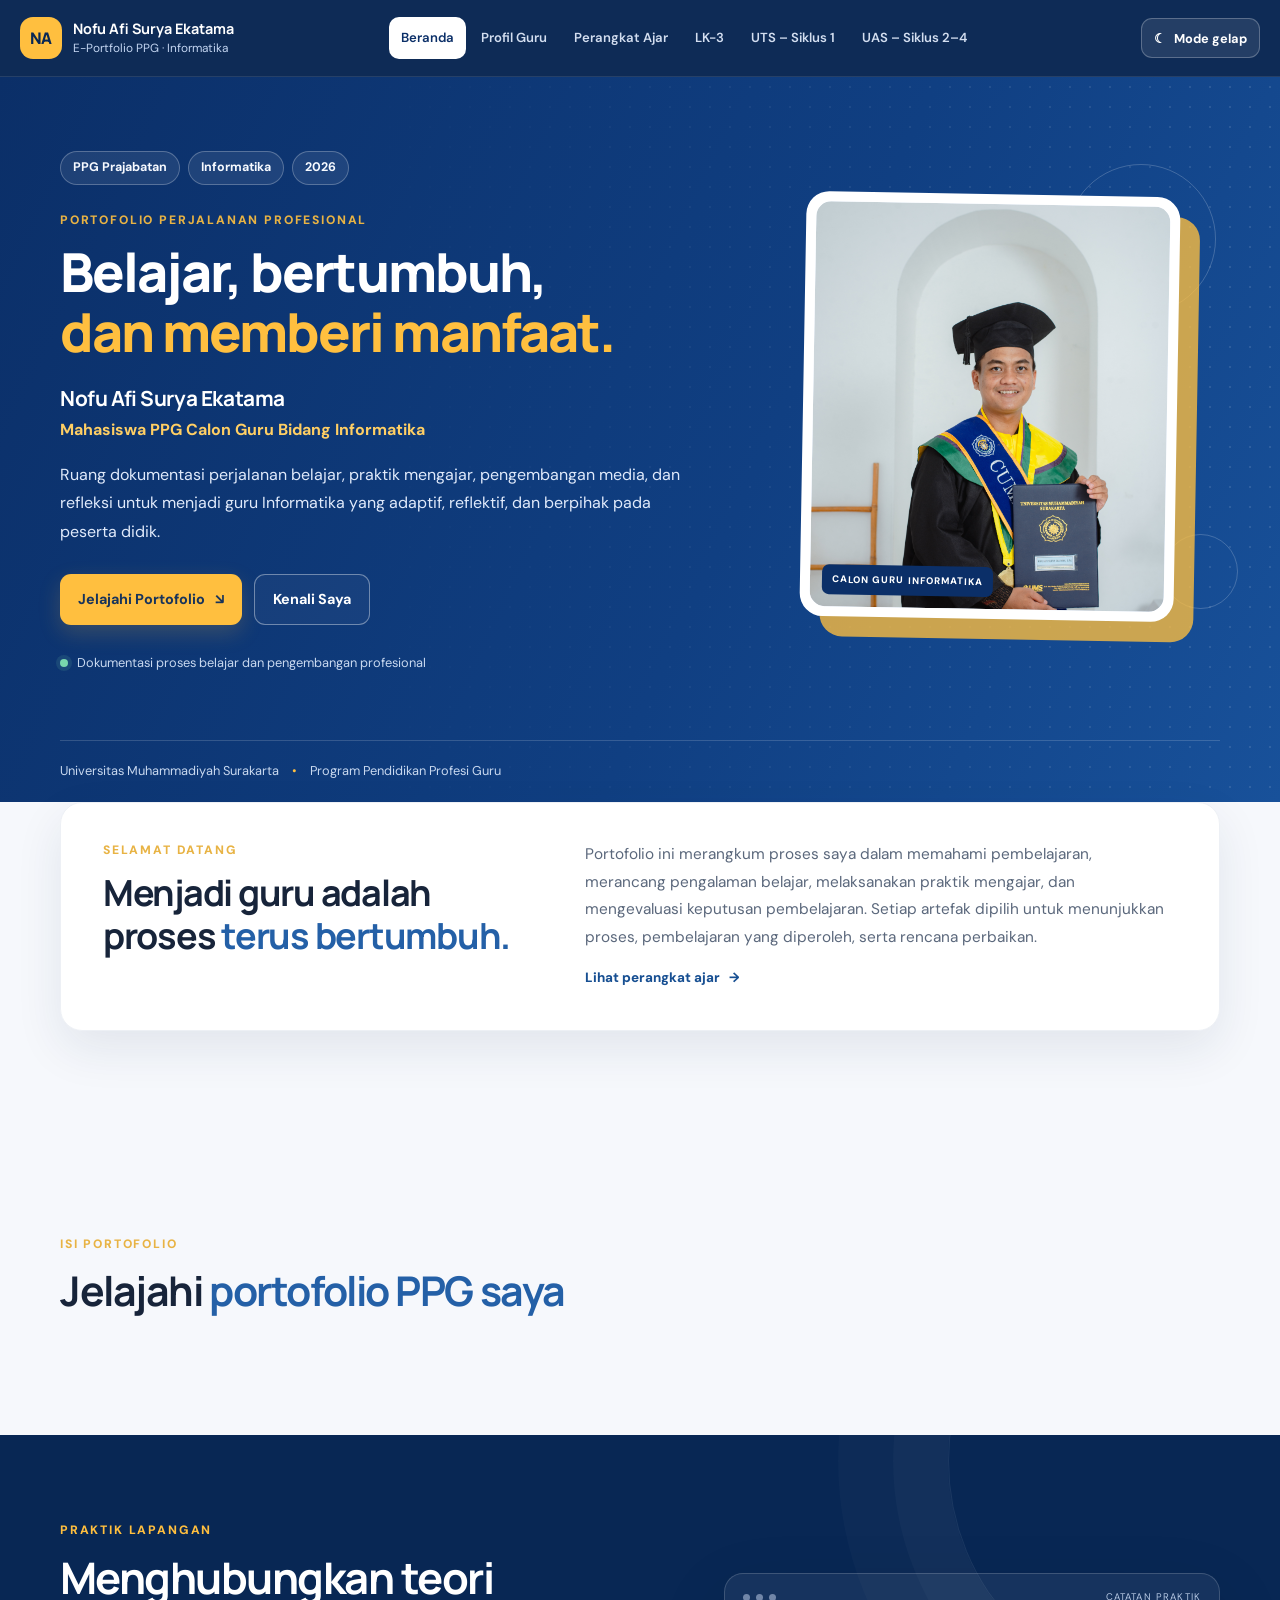
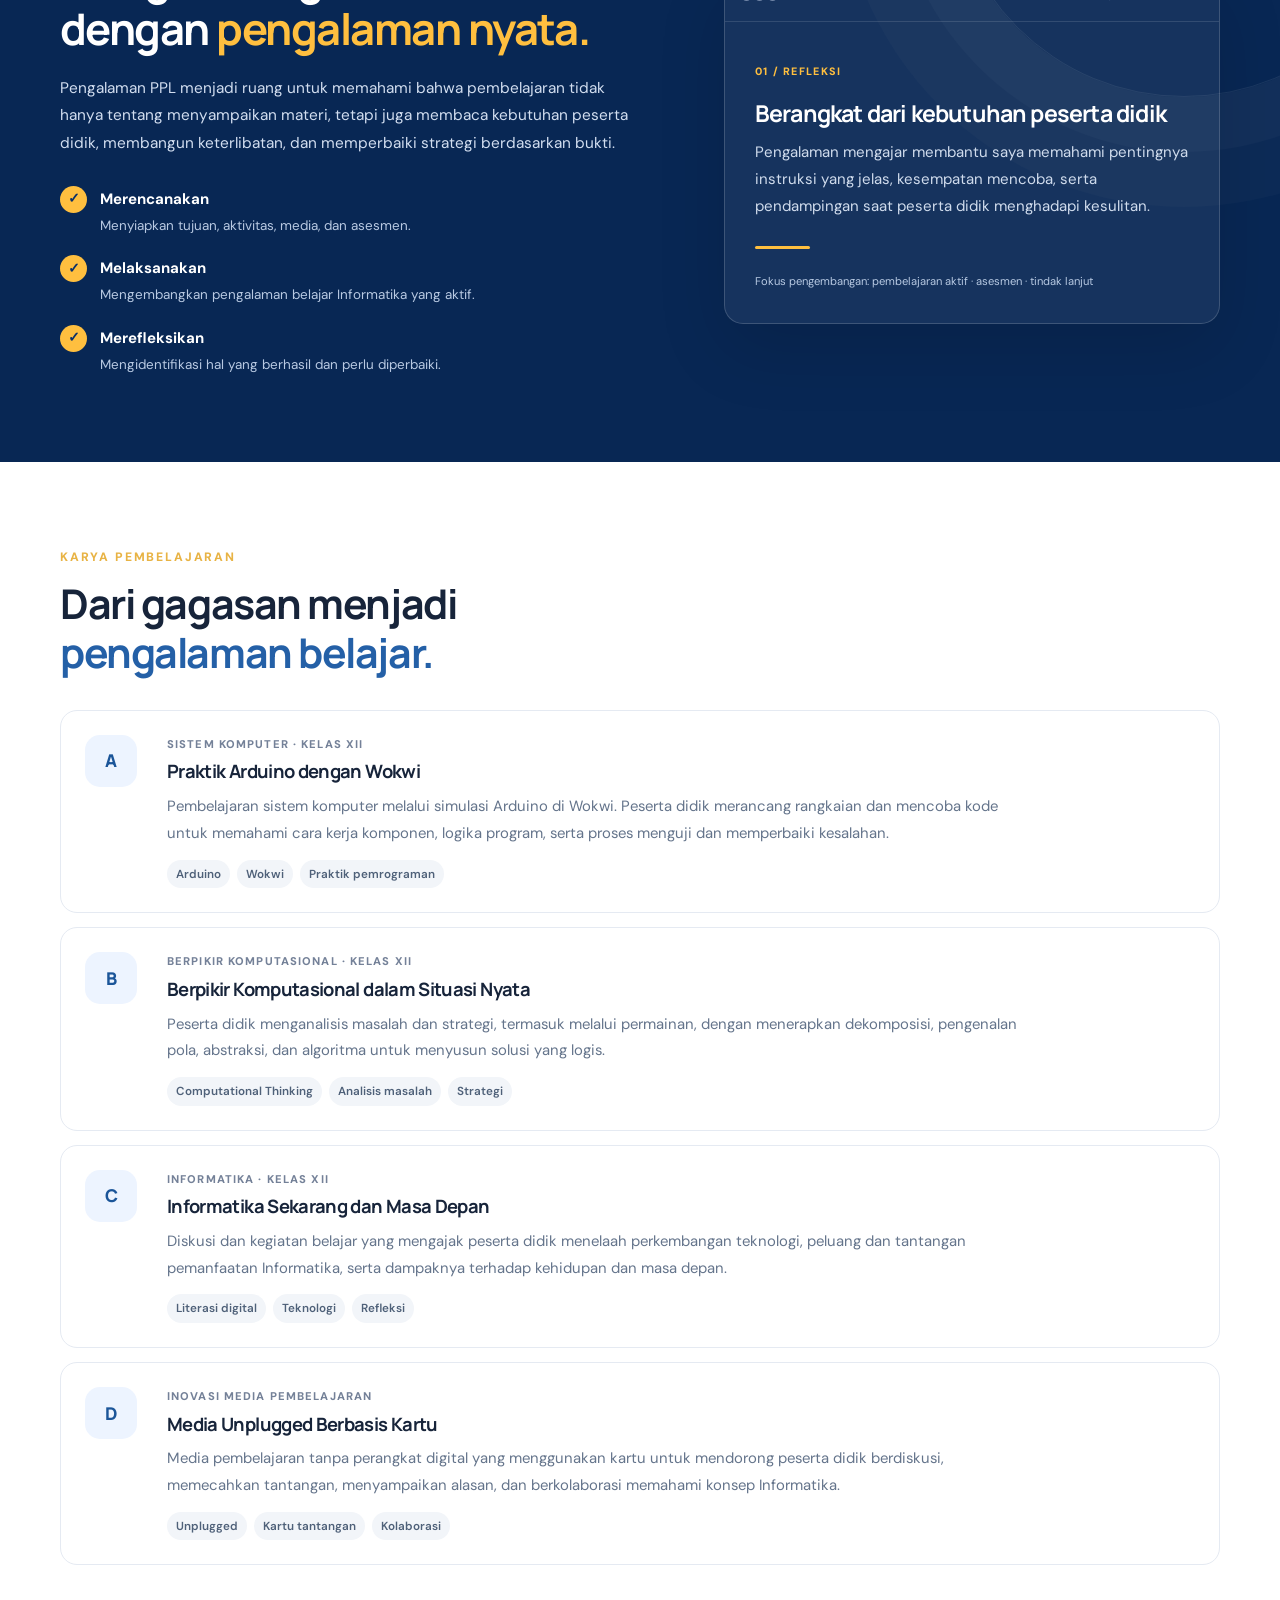
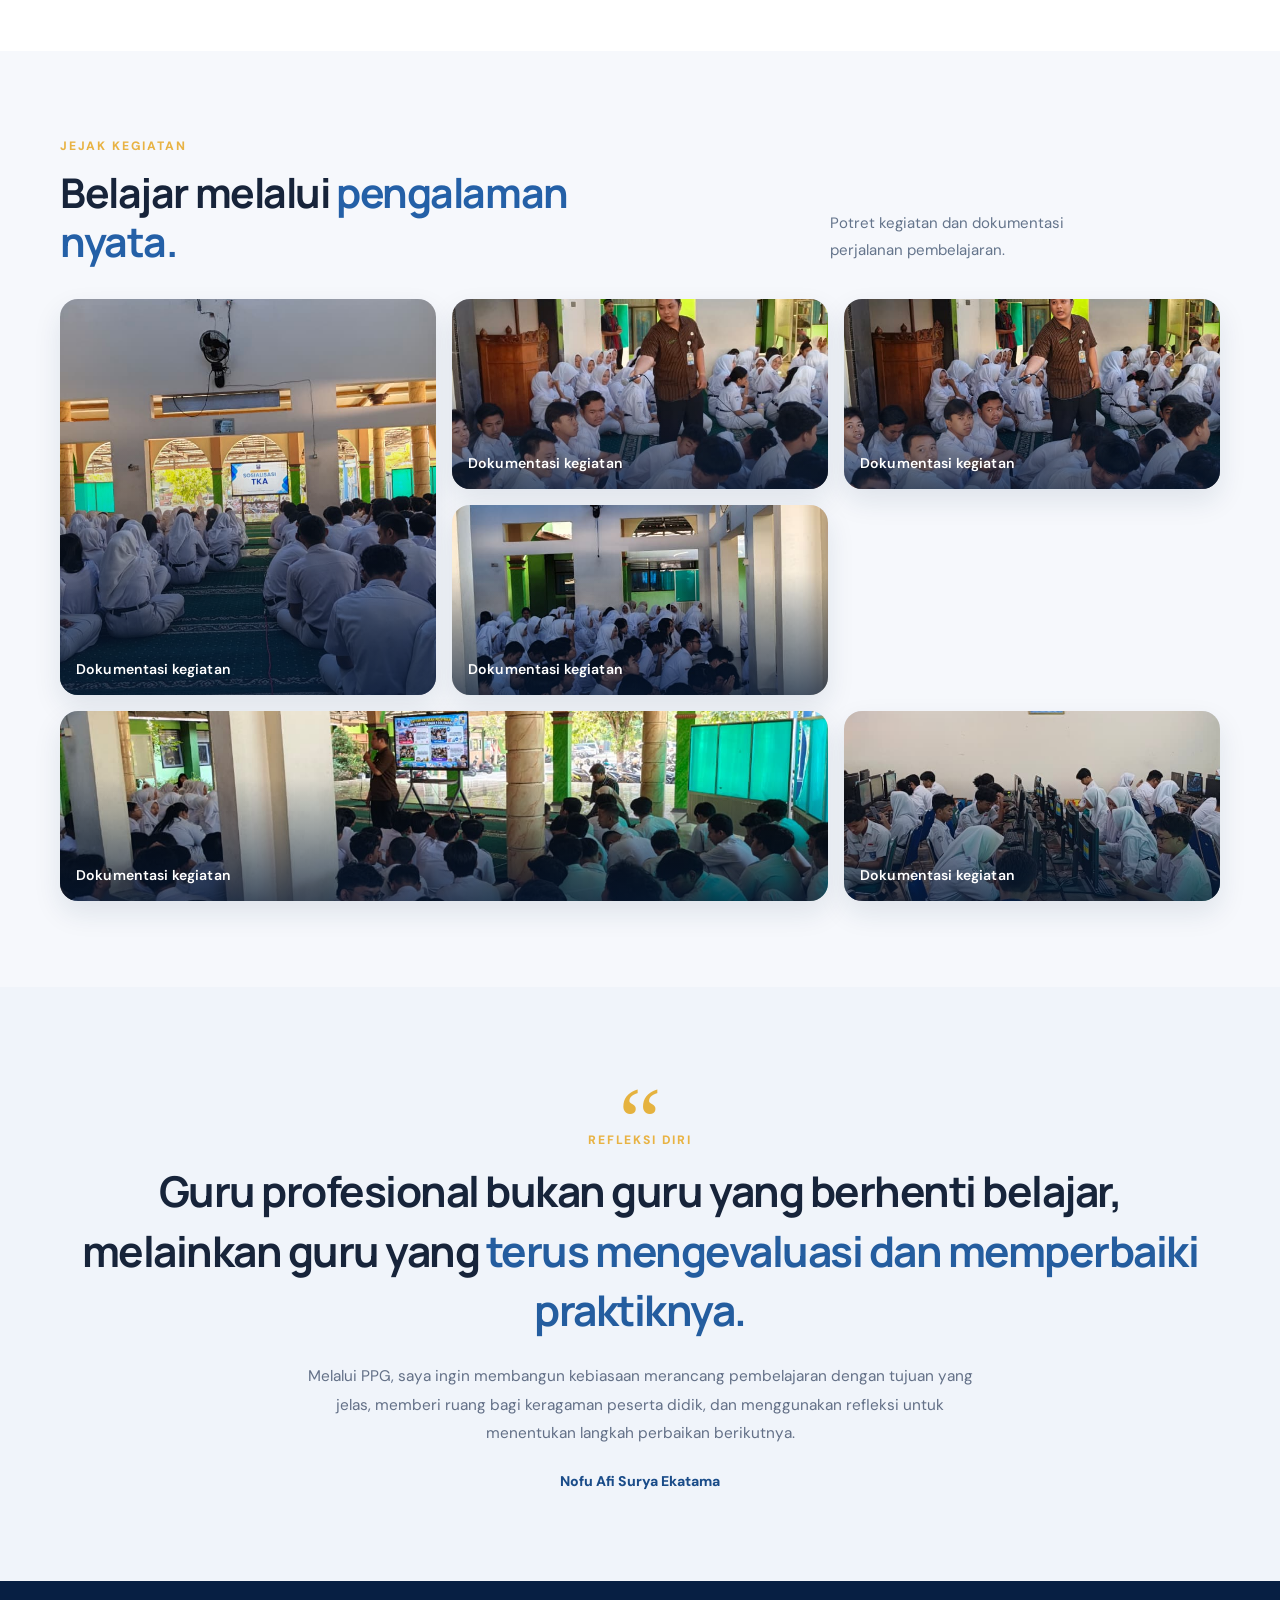
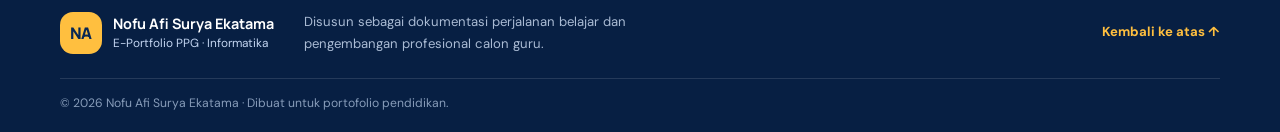
<file: index.html>
<!doctype html>
<html lang="id">
<head>
  <meta charset="utf-8">
  <meta name="viewport" content="width=device-width, initial-scale=1">
  <meta name="description" content="E-Portfolio PPG Informatika Nofu Afi Surya Ekatama — perjalanan belajar, praktik mengajar, inovasi, dan refleksi calon guru.">
  <meta name="theme-color" content="#0b2f68">
  <meta http-equiv="Cache-Control" content="no-cache, no-store, must-revalidate">
  <meta http-equiv="Pragma" content="no-cache">
  <meta http-equiv="Expires" content="0">
  <title>E-Portfolio PPG Informatika | Nofu Afi Surya Ekatama</title>
  <link rel="stylesheet" href="style.css?v=20261025-2">
</head>
<body>
  <a class="skip-link" href="#konten">Lewati ke konten</a>

  <header class="site-header">
    <div class="nav-wrap">
      <a class="brand" href="#beranda" aria-label="E-Portfolio Nofu Afi Surya Ekatama">
        <span class="brand-mark">NA</span>
        <span class="brand-text">
          <strong>Nofu Afi Surya Ekatama</strong>
          <small>E-Portfolio PPG · Informatika</small>
        </span>
      </a>
      <button class="menu-toggle" id="menuToggle" aria-label="Buka navigasi" aria-expanded="false">☰</button>
      <nav class="main-nav" id="mainNav" aria-label="Navigasi utama">
        <a class="active" href="index.html">Beranda</a>
        <a href="profil.html">Profil Guru</a>
        <a href="perangkat-ajar.html">Perangkat Ajar</a>
        <a href="lk3.html">LK-3</a>
        <a href="uts-siklus-1.html">UTS – Siklus 1</a>
        <a href="uas-siklus-2-4.html">UAS – Siklus 2–4</a>

      </nav>
    </div>
  </header>

  <main id="konten">
    <section class="hero" id="beranda">
      <div class="hero-pattern" aria-hidden="true"></div>
      <div class="container hero-grid">
        <div class="hero-copy">
          <div class="eyebrows">
            <span>PPG Prajabatan</span>
            <span>Informatika</span>
            <span>2026</span>
          </div>
          <p class="overline">PORTOFOLIO PERJALANAN PROFESIONAL</p>
          <h1>Belajar, bertumbuh,<br><em>dan memberi manfaat.</em></h1>
          <h2>Nofu Afi Surya Ekatama</h2>
          <p class="role">Mahasiswa PPG Calon Guru Bidang Informatika</p>
          <p class="intro">Ruang dokumentasi perjalanan belajar, praktik mengajar, pengembangan media, dan refleksi untuk menjadi guru Informatika yang adaptif, reflektif, dan berpihak pada peserta didik.</p>
          <div class="hero-actions">
            <a class="button primary" href="#isi-portofolio">Jelajahi Portofolio <span aria-hidden="true">↘</span></a>
            <a class="button outline-light" href="profil.html">Kenali Saya</a>
          </div>
          <div class="hero-note"><span class="status-dot"></span> Dokumentasi proses belajar dan pengembangan profesional</div>
        </div>
        <div class="hero-visual">
          <div class="photo-frame">
            <div class="photo-placeholder">
              <img class="profile-photo" src="assets/DSC_2949.JPG" alt="Foto profil Nofu Afi Surya Ekatama" onerror="this.hidden=true; this.nextElementSibling.hidden=false;">
              <div class="photo-fallback" hidden>
                <div class="avatar-symbol" aria-hidden="true">
                  <svg viewBox="0 0 120 120" role="img" aria-label="Ilustrasi sementara foto profil">
                    <circle cx="60" cy="38" r="22" fill="currentColor" opacity=".82"/>
                    <path d="M20 108c2-25 17-39 40-39s38 14 40 39" fill="currentColor" opacity=".82"/>
                  </svg>
                </div>
                <strong>Foto Profil</strong>
                <span>Foto profil belum dapat dimuat. Periksa berkas foto pada repositori.</span>
              </div>
            </div>
            <span class="frame-label">CALON GURU INFORMATIKA</span>
          </div>

          <div class="decor decor-one" aria-hidden="true"></div>
          <div class="decor decor-two" aria-hidden="true"></div>
        </div>
      </div>
      <div class="hero-bottom container">
        <span>Universitas Muhammadiyah Surakarta</span>
        <span class="bottom-separator">•</span>
        <span>Program Pendidikan Profesi Guru</span>
      </div>
    </section>

    <section class="welcome section" id="profil">
      <div class="container welcome-card">
        <div class="welcome-heading">
          <p class="section-label">SELAMAT DATANG</p>
          <h2>Menjadi guru adalah proses <span>terus bertumbuh.</span></h2>
        </div>
        <div class="welcome-copy">
          <p>Portofolio ini merangkum proses saya dalam memahami pembelajaran, merancang pengalaman belajar, melaksanakan praktik mengajar, dan mengevaluasi keputusan pembelajaran. Setiap artefak dipilih untuk menunjukkan proses, pembelajaran yang diperoleh, serta rencana perbaikan.</p>
          <a class="text-link" href="perangkat-ajar.html">Lihat perangkat ajar <span aria-hidden="true">→</span></a>
        </div>
      </div>
    </section>

    <section class="section journey-section" id="isi-portofolio">
      <div class="container">
        <div class="section-heading">
          <div>
            <p class="section-label">ISI PORTOFOLIO</p>
            <h2>Jelajahi <span>portofolio PPG saya</span></h2>
          </div>
          <p class="section-description"></p>
        </div>
        <div class="journey-grid">
          
        </div>
      </div>
    </section>

    <section class="section practice-section" id="praktik">
      <div class="container practice-grid">
        <div class="practice-copy">
          <p class="section-label light-label">PRAKTIK LAPANGAN</p>
          <h2>Menghubungkan teori dengan <span>pengalaman nyata.</span></h2>
          <p>Pengalaman PPL menjadi ruang untuk memahami bahwa pembelajaran tidak hanya tentang menyampaikan materi, tetapi juga membaca kebutuhan peserta didik, membangun keterlibatan, dan memperbaiki strategi berdasarkan bukti.</p>
          <div class="practice-points">
            <div><span class="check">✓</span><span><strong>Merencanakan</strong><small>Menyiapkan tujuan, aktivitas, media, dan asesmen.</small></span></div>
            <div><span class="check">✓</span><span><strong>Melaksanakan</strong><small>Mengembangkan pengalaman belajar Informatika yang aktif.</small></span></div>
            <div><span class="check">✓</span><span><strong>Merefleksikan</strong><small>Mengidentifikasi hal yang berhasil dan perlu diperbaiki.</small></span></div>
          </div>
        </div>
        <div class="practice-panel">
          <div class="panel-top"><span class="panel-dot"></span><span class="panel-dot"></span><span class="panel-dot"></span><small>CATATAN PRAKTIK</small></div>
          <div class="panel-content">
            <span class="panel-number">01 / REFLEKSI</span>
            <h3>Berangkat dari kebutuhan peserta didik</h3>
            <p>Pengalaman mengajar membantu saya memahami pentingnya instruksi yang jelas, kesempatan mencoba, serta pendampingan saat peserta didik menghadapi kesulitan.</p>
            <div class="panel-line"></div>
            <span class="panel-caption">Fokus pengembangan: pembelajaran aktif · asesmen · tindak lanjut</span>
          </div>
        </div>
      </div>
    </section>

    <section class="section works-section" id="karya">
      <div class="container">
        <div class="section-heading">
          <div>
            <p class="section-label">KARYA PEMBELAJARAN</p>
            <h2>Dari gagasan menjadi <span>pengalaman belajar.</span></h2>
          </div>
        </div>
        <div class="work-list">
          <article class="work-item">
            <div class="work-number">A</div>
            <div class="work-content">
              <span class="work-category">SISTEM KOMPUTER · KELAS XII</span>
              <h3>Praktik Arduino dengan Wokwi</h3>
              <p>Pembelajaran sistem komputer melalui simulasi Arduino di Wokwi. Peserta didik merancang rangkaian dan mencoba kode untuk memahami cara kerja komponen, logika program, serta proses menguji dan memperbaiki kesalahan.</p>
              <div class="pills"><span>Arduino</span><span>Wokwi</span><span>Praktik pemrograman</span></div>
            </div>
          </article>
          <article class="work-item">
            <div class="work-number">B</div>
            <div class="work-content">
              <span class="work-category">BERPIKIR KOMPUTASIONAL · KELAS XII</span>
              <h3>Berpikir Komputasional dalam Situasi Nyata</h3>
              <p>Peserta didik menganalisis masalah dan strategi, termasuk melalui permainan, dengan menerapkan dekomposisi, pengenalan pola, abstraksi, dan algoritma untuk menyusun solusi yang logis.</p>
              <div class="pills"><span>Computational Thinking</span><span>Analisis masalah</span><span>Strategi</span></div>
            </div>
          </article>
          <article class="work-item">
            <div class="work-number">C</div>
            <div class="work-content">
              <span class="work-category">INFORMATIKA · KELAS XII</span>
              <h3>Informatika Sekarang dan Masa Depan</h3>
              <p>Diskusi dan kegiatan belajar yang mengajak peserta didik menelaah perkembangan teknologi, peluang dan tantangan pemanfaatan Informatika, serta dampaknya terhadap kehidupan dan masa depan.</p>
              <div class="pills"><span>Literasi digital</span><span>Teknologi</span><span>Refleksi</span></div>
            </div>
          </article>
          <article class="work-item">
            <div class="work-number">D</div>
            <div class="work-content">
              <span class="work-category">INOVASI MEDIA PEMBELAJARAN</span>
              <h3>Media Unplugged Berbasis Kartu</h3>
              <p>Media pembelajaran tanpa perangkat digital yang menggunakan kartu untuk mendorong peserta didik berdiskusi, memecahkan tantangan, menyampaikan alasan, dan berkolaborasi memahami konsep Informatika.</p>
              <div class="pills"><span>Unplugged</span><span>Kartu tantangan</span><span>Kolaborasi</span></div>
            </div>
          </article>
        </div>
        
      </div>
    </section>

    <section class="section photo-gallery-section" id="dokumentasi">
      <div class="container">
        <div class="section-heading">
          <div>
            <p class="section-label">JEJAK KEGIATAN</p>
            <h2>Belajar melalui <span>pengalaman nyata.</span></h2>
          </div>
          <p class="section-description">Potret kegiatan dan dokumentasi perjalanan pembelajaran.</p>
        </div>
        <div class="photo-gallery">
          <figure class="gallery-photo gallery-photo-tall">
            <img src="assets/WhatsApp%20Image%202026-10-25%20at%2022.10.26.jpeg" alt="Dokumentasi kegiatan" loading="lazy">
            <figcaption>Dokumentasi kegiatan</figcaption>
          </figure>
          <figure class="gallery-photo">
            <img src="assets/WhatsApp%20Image%202026-10-25%20at%2022.10.27.jpeg" alt="Dokumentasi kegiatan" loading="lazy">
            <figcaption>Dokumentasi kegiatan</figcaption>
          </figure>
          <figure class="gallery-photo">
            <img src="assets/WhatsApp%20Image%202026-10-25%20at%2022.10.29.jpeg" alt="Dokumentasi kegiatan" loading="lazy">
            <figcaption>Dokumentasi kegiatan</figcaption>
          </figure>
          <figure class="gallery-photo">
            <img src="assets/WhatsApp%20Image%202026-10-25%20at%2022.10.30.jpeg" alt="Dokumentasi kegiatan" loading="lazy">
            <figcaption>Dokumentasi kegiatan</figcaption>
          </figure>
          <figure class="gallery-photo gallery-photo-wide">
            <img src="assets/WhatsApp%20Image%202026-10-25%20at%2022.10.31.jpeg" alt="Dokumentasi kegiatan" loading="lazy">
            <figcaption>Dokumentasi kegiatan</figcaption>
          </figure>
          <figure class="gallery-photo">
            <img src="assets/WhatsApp%20Image%202026-10-25%20at%2022.10.32.jpeg" alt="Dokumentasi kegiatan" loading="lazy">
            <figcaption>Dokumentasi kegiatan</figcaption>
          </figure>
        </div>
      </div>
    </section>

    <section class="section reflection-section" id="refleksi">
      <div class="container reflection-inner">
        <div class="reflection-quote" aria-hidden="true">“</div>
        <p class="section-label">REFLEKSI DIRI</p>
        <h2>Guru profesional bukan guru yang berhenti belajar, melainkan guru yang <span>terus mengevaluasi dan memperbaiki praktiknya.</span></h2>
        <p class="reflection-text">Melalui PPG, saya ingin membangun kebiasaan merancang pembelajaran dengan tujuan yang jelas, memberi ruang bagi keragaman peserta didik, dan menggunakan refleksi untuk menentukan langkah perbaikan berikutnya.</p>
        <span class="reflection-signature">Nofu Afi Surya Ekatama</span>
      </div>
    </section>


  </main>

  <footer class="site-footer">
    <div class="container footer-inner">
      <a class="brand footer-brand" href="#beranda">
        <span class="brand-mark">NA</span>
        <span class="brand-text"><strong>Nofu Afi Surya Ekatama</strong><small>E-Portfolio PPG · Informatika</small></span>
      </a>
      <p>Disusun sebagai dokumentasi perjalanan belajar dan pengembangan profesional calon guru.</p>
      <a class="back-top" href="#beranda">Kembali ke atas ↑</a>
    </div>
    <div class="container copyright">© <span id="year">2026</span> Nofu Afi Surya Ekatama · Dibuat untuk portofolio pendidikan.</div>
  </footer>
  <script src="script.js?v=20261021"></script>
</body>
</html>
</file>
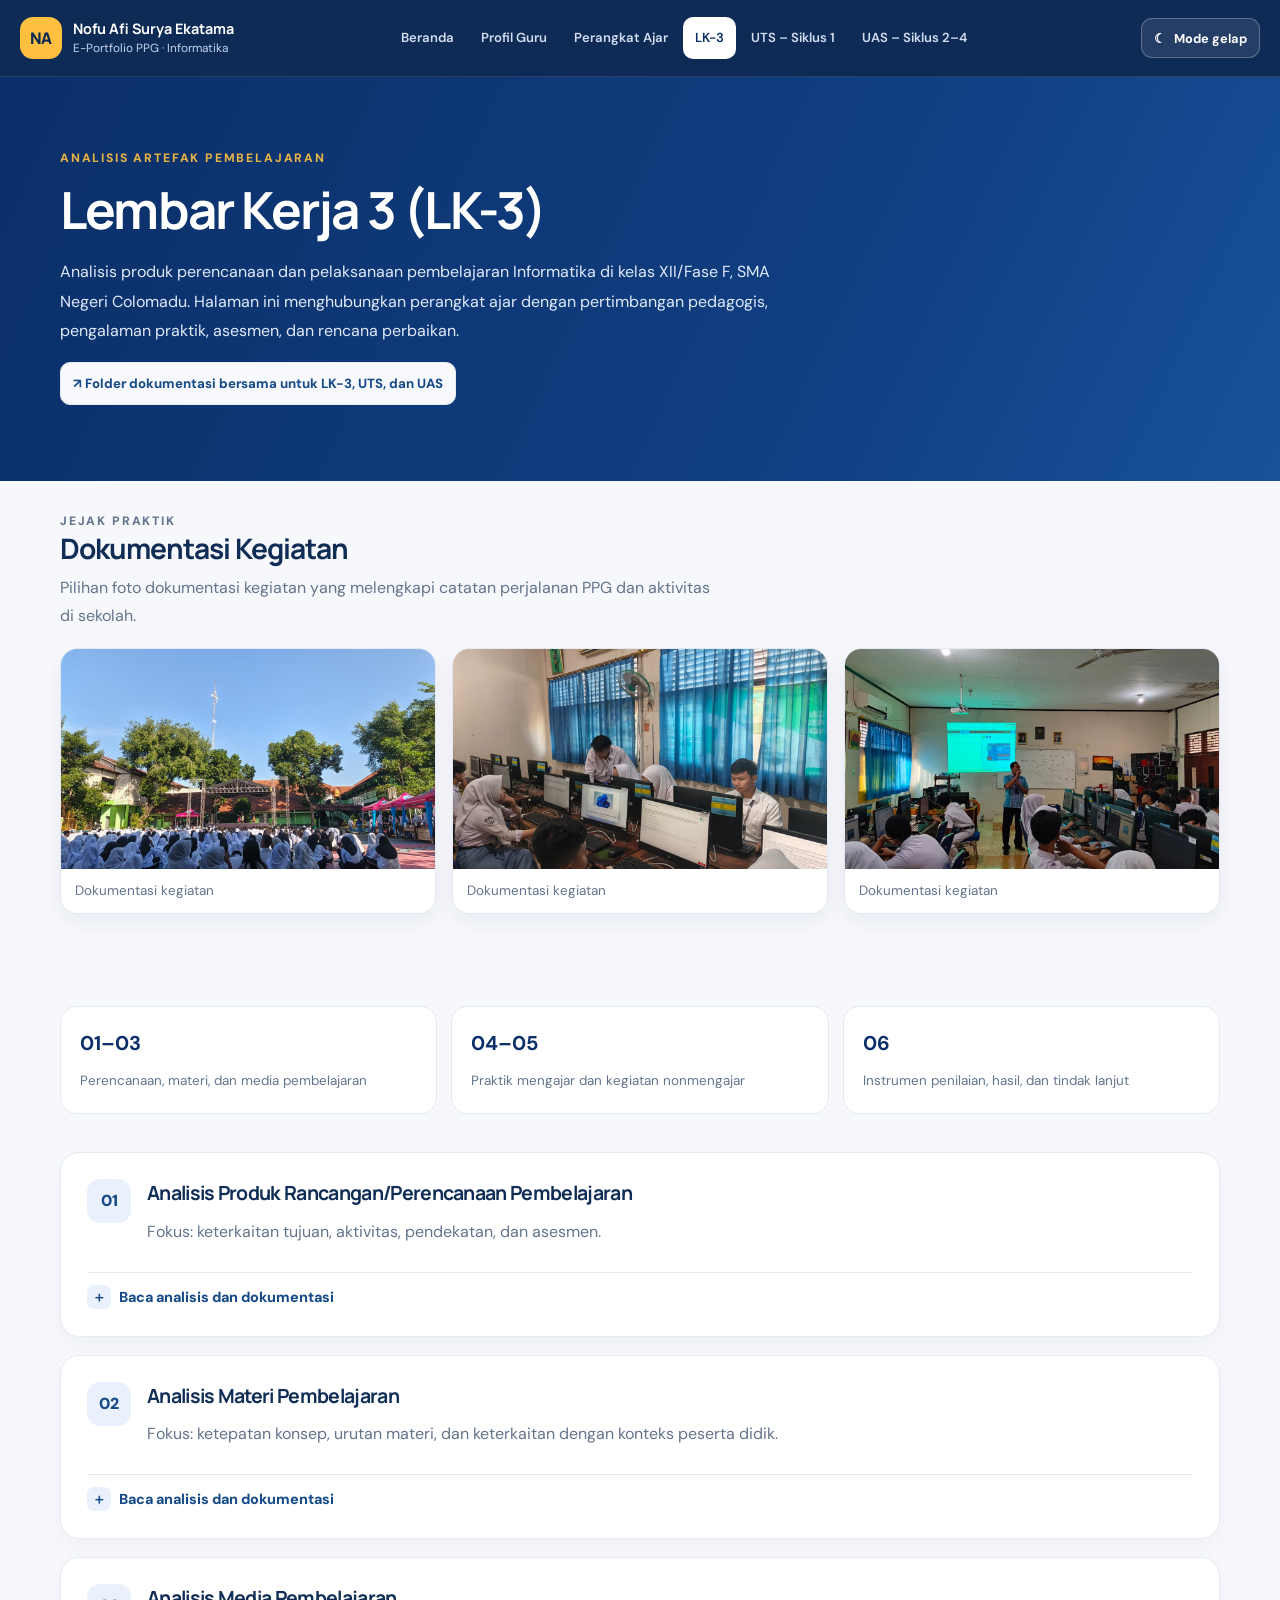
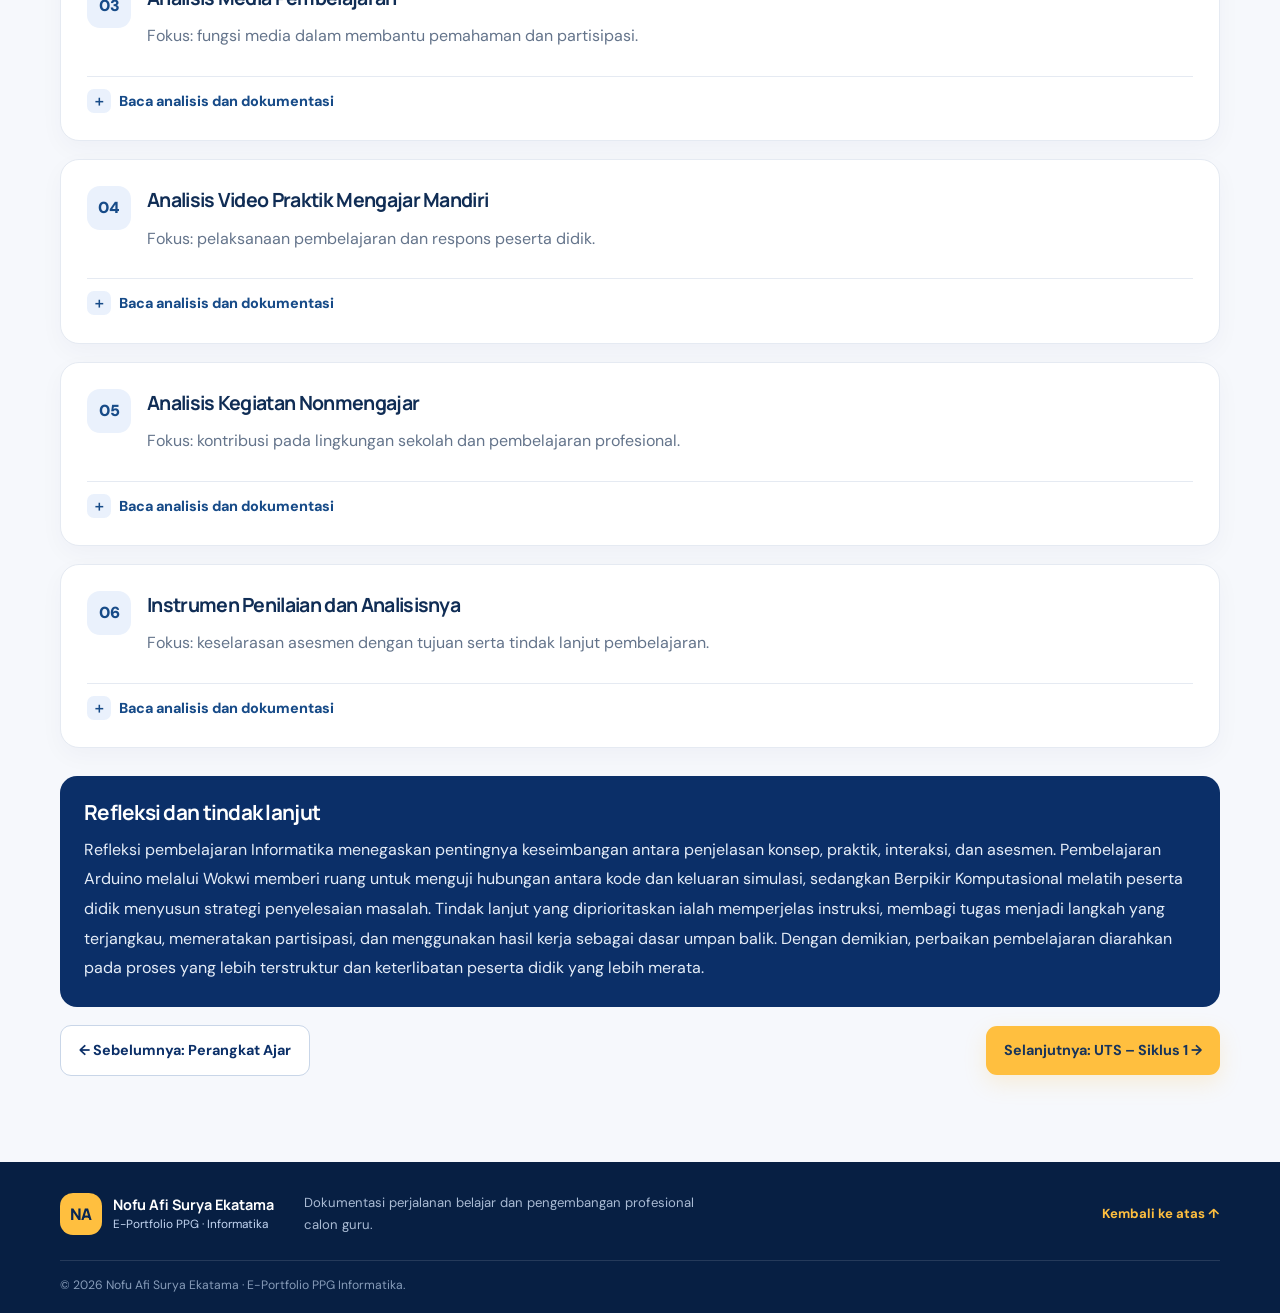
<file: lk3.html>
<!doctype html>
<html lang="id">
<head>
  <meta charset="utf-8">
  <meta name="viewport" content="width=device-width, initial-scale=1">
  <meta name="description" content="Analisis artefak pembelajaran LK-3 dalam E-Portfolio PPG Informatika Nofu Afi Surya Ekatama.">
  <meta name="theme-color" content="#0b2f68">
  <title>Portofolio LK-3 | E-Portfolio PPG Informatika</title>
  <link rel="stylesheet" href="style.css">
  <style>
    .lk3-intro{max-width:820px;color:var(--muted);line-height:1.8}
    .lk3-overview{display:grid;grid-template-columns:repeat(3,minmax(0,1fr));gap:14px;margin:28px 0 38px}
    .lk3-stat{padding:19px;border:1px solid var(--line);border-radius:16px;background:var(--surface, #fff)}
    .lk3-stat strong{display:block;color:var(--navy);font-size:1.25rem;margin-bottom:5px}
    .lk3-stat span{color:var(--muted);font-size:.84rem;line-height:1.6}
    .lk3-section{padding:26px;margin-bottom:18px;border:1px solid var(--line);border-radius:19px;background:var(--surface, #fff);box-shadow:0 8px 24px rgba(10,38,78,.035)}
    .lk3-section-head{display:flex;gap:16px;align-items:flex-start;margin-bottom:15px}
    .lk3-number{display:grid;place-items:center;flex:0 0 44px;height:44px;border-radius:13px;background:#eaf1fc;color:#174b88;font-weight:900}
    .lk3-section h2{margin:0 0 7px;font-size:1.22rem;color:var(--heading-color, #17365f);line-height:1.45}
    .lk3-section p{color:var(--text-muted, var(--muted));line-height:1.8;margin:10px 0}
    .lk3-section ul{padding-left:21px;color:var(--text-muted, var(--muted));line-height:1.8}
    .lk3-details{margin-top:14px;border-top:1px solid var(--line);padding-top:12px}
    .lk3-details summary{cursor:pointer;color:#174b88;font-weight:800;font-size:.9rem;list-style:none}
    .lk3-details summary::-webkit-details-marker{display:none}
    .lk3-details summary:before{content:'＋';display:inline-grid;place-items:center;width:24px;height:24px;margin-right:8px;border-radius:7px;background:#eaf1fc}
    .lk3-details[open] summary:before{content:'−'}
    .lk3-details-content{padding-top:8px}
    .lk3-details-content p{font-size:.95rem;line-height:1.75}
    html[data-theme='dark'] .lk3-details summary{color:#d7e7ff}
    .lk3-evidence{display:flex;flex-wrap:wrap;gap:9px;margin-top:16px}
    .lk3-evidence a{display:inline-flex;align-items:center;gap:7px;padding:9px 12px;border:1px solid var(--line);border-radius:10px;background:#f7f9fc;color:#174b88;text-decoration:none;font-size:.83rem;font-weight:750}
    .lk3-evidence a:hover{border-color:#174b88}
    .lk3-callout{padding:18px 20px;margin:22px 0 30px;border-left:4px solid var(--gold);border-radius:0 13px 13px 0;background:#fff8e6;color:#66542b;line-height:1.75}
    .lk3-reflection{padding:24px;border-radius:17px;background:#0b2f68;color:#fff;margin-top:28px}
    .lk3-reflection h2{margin:0 0 10px;color:#fff;font-size:1.3rem}
    .lk3-reflection p{margin:0;color:#e5edf8;line-height:1.85}
    html[data-theme="dark"] .lk3-stat,html[data-theme="dark"] .lk3-section{background:var(--surface);border-color:var(--border-color)}
    html[data-theme="dark"] .lk3-stat strong{color:var(--heading-color)}
    html[data-theme="dark"] .lk3-evidence a{background:#17253b;color:#d7e7ff;border-color:#3a4c66}
    html[data-theme="dark"] .lk3-callout{background:#292416;border-color:#a98535;color:#ead9a6}
    @media(max-width:680px){.lk3-overview{grid-template-columns:1fr}.lk3-section{padding:20px}.lk3-section-head{gap:12px}.lk3-number{flex-basis:38px;height:38px}}
  </style>
</head>
<body>
  <a class="skip-link" href="#konten">Lewati ke konten</a>
  <header class="site-header"><div class="nav-wrap">
    <a class="brand" href="index.html" aria-label="E-Portfolio Nofu Afi Surya Ekatama">
      <span class="brand-mark">NA</span><span class="brand-text"><strong>Nofu Afi Surya Ekatama</strong><small>E-Portfolio PPG · Informatika</small></span>
    </a>
    <button class="menu-toggle" id="menuToggle" aria-label="Buka navigasi" aria-expanded="false">☰</button>
    <nav class="main-nav" id="mainNav" aria-label="Navigasi utama">
      <a href="index.html">Beranda</a><a href="profil.html">Profil Guru</a><a href="perangkat-ajar.html">Perangkat Ajar</a><a class="active" href="lk3.html">LK-3</a><a href="uts-siklus-1.html">UTS – Siklus 1</a><a href="uas-siklus-2-4.html">UAS – Siklus 2–4</a>
    </nav>
  </div></header>
  <main id="konten">
    <section class="detail-hero"><div class="container">
      <p class="section-label">ANALISIS ARTEFAK PEMBELAJARAN</p>
      <h1>Lembar Kerja 3 (LK-3)</h1>
      <p class="lk3-intro">Analisis produk perencanaan dan pelaksanaan pembelajaran Informatika di kelas XII/Fase F, SMA Negeri Colomadu. Halaman ini menghubungkan perangkat ajar dengan pertimbangan pedagogis, pengalaman praktik, asesmen, dan rencana perbaikan.</p><div class="lk3-evidence"><a href="https://drive.google.com/drive/folders/1CC_eIdnftYNn2C2JUyn49-VSySFlKUqa?usp=sharing" target="_blank" rel="noopener">↗ Folder dokumentasi bersama untuk LK-3, UTS, dan UAS</a></div>
    </div></section>

    <section class="section evidence-gallery"><div class="container">
      <div class="evidence-gallery-head"><p class="section-label">JEJAK PRAKTIK</p><h2>Dokumentasi Kegiatan</h2><p>Pilihan foto dokumentasi kegiatan yang melengkapi catatan perjalanan PPG dan aktivitas di sekolah.</p></div>
      <div class="evidence-gallery-grid">
        <figure><img src="assets/WhatsApp%20Image%202026-10-25%20at%2022.10.48.jpeg" alt="Dokumentasi kegiatan" loading="lazy"><figcaption>Dokumentasi kegiatan</figcaption></figure>
        <figure><img src="assets/WhatsApp%20Image%202026-10-25%20at%2022.10.50.jpeg" alt="Dokumentasi kegiatan" loading="lazy"><figcaption>Dokumentasi kegiatan</figcaption></figure>
        <figure><img src="assets/WhatsApp%20Image%202026-10-25%20at%2022.10.43%20(1).jpeg" alt="Dokumentasi kegiatan" loading="lazy"><figcaption>Dokumentasi kegiatan</figcaption></figure>
      </div>
    </div></section>
    <section class="section detail-section"><div class="container">
      <div class="lk3-overview">
        <div class="lk3-stat"><strong>01–03</strong><span>Perencanaan, materi, dan media pembelajaran</span></div>
        <div class="lk3-stat"><strong>04–05</strong><span>Praktik mengajar dan kegiatan nonmengajar</span></div>
        <div class="lk3-stat"><strong>06</strong><span>Instrumen penilaian, hasil, dan tindak lanjut</span></div>
      </div>

      <article class="lk3-section">
        <div class="lk3-section-head"><span class="lk3-number">01</span><div><h2>Analisis Produk Rancangan/Perencanaan Pembelajaran</h2><p>Fokus: keterkaitan tujuan, aktivitas, pendekatan, dan asesmen.</p></div></div><details class="lk3-details"><summary>Baca analisis dan dokumentasi</summary><div class="lk3-details-content">
        <p>Perangkat ajar Informatika kelas XII disusun dengan menghubungkan konsep dengan pengalaman pemecahan masalah. Pada materi Sistem Komputer dan simulasi Arduino, peserta didik tidak hanya mempelajari komponen, tetapi juga merancang rangkaian, membaca kode, menguji keluaran, dan memperbaiki kesalahan. Pada materi Berpikir Komputasional (CT), pembelajaran diarahkan pada penggunaan dekomposisi, pengenalan pola, abstraksi, dan algoritma untuk menjelaskan strategi penyelesaian masalah.</p>
        <p>Rancangan pembelajaran menghubungkan penjelasan konsep dengan demonstrasi, praktik, diskusi, dan refleksi. Pada materi Arduino, peserta didik menghubungkan komponen, kode, dan keluaran simulasi; pada materi Berpikir Komputasional, peserta didik menggunakan dekomposisi, pengenalan pola, abstraksi, dan algoritma untuk menjelaskan strategi penyelesaian masalah. Struktur kegiatan ini menempatkan penerapan konsep dan penalaran sebagai bagian dari proses belajar.</p>
        <p><strong>Rencana perbaikan:</strong> memecah tugas kompleks menjadi tahapan kecil, menyertakan contoh hasil yang diharapkan, menyediakan pemeriksaan pemahaman di tengah kegiatan, dan menggunakan hasil asesmen formatif untuk menentukan pendampingan.</p>
        <div class="lk3-evidence"><a href="perangkat-ajar.html">↗ Lihat seluruh perangkat ajar</a><a href="assets/Modul%201%20Ajar%20Arduino_Nofu%20Afi%20Surya%20Ekatama.docx" target="_blank" rel="noopener">↗ Modul 1: Arduino</a><a href="assets/Modul%203%20Berpikir%20Komputasional_Nofu%20Afi%20Surya%20Ekatama.docx" target="_blank" rel="noopener">↗ Modul 3: CT</a></div>
      </div></details></article>

      <article class="lk3-section">
        <div class="lk3-section-head"><span class="lk3-number">02</span><div><h2>Analisis Materi Pembelajaran</h2><p>Fokus: ketepatan konsep, urutan materi, dan keterkaitan dengan konteks peserta didik.</p></div></div><details class="lk3-details"><summary>Baca analisis dan dokumentasi</summary><div class="lk3-details-content">
        <p>Materi yang tersedia mencakup Sistem Komputer dan simulasi Arduino, Running Text LED Matrix, Berpikir Komputasional, serta Informatika Sekarang dan Masa Depan. Cakupan ini memberi variasi pengalaman belajar: memahami sistem dan komponen, menerapkan logika melalui program, menggunakan CT untuk menyelesaikan masalah, serta menimbang perkembangan dan dampak teknologi.</p>
        <p>Materi praktik Arduino menghubungkan kode, rangkaian, dan keluaran simulasi sehingga peserta didik dapat mengamati hubungan antara instruksi program dan hasilnya. Materi Berpikir Komputasional menekankan penggunaan dekomposisi, pengenalan pola, abstraksi, dan algoritma untuk menyelesaikan masalah. Materi Informatika Sekarang dan Masa Depan memperluas pembahasan pada perkembangan teknologi serta dampaknya dalam kehidupan sehari-hari.</p>
        <p>Urutan materi bergerak dari pengenalan konsep menuju penerapan. Pada topik pemrograman, kegiatan memprediksi keluaran, menguji program, dan menjelaskan kesalahan menghubungkan pemahaman kode dengan proses debugging. Pada topik CT, peserta didik tidak hanya menyebutkan empat komponennya, tetapi juga menggunakannya untuk menerangkan strategi pemecahan masalah.</p>
        <div class="lk3-evidence"><a href="assets/Modul%201%20Ajar%20Arduino_Nofu%20Afi%20Surya%20Ekatama.docx" target="_blank" rel="noopener">↗ Modul 1 · Sistem Komputer/Arduino</a><a href="assets/Modul%202%20Ajar%20Arduino_Nofu%20Afi%20Surya%20Ekatama.docx" target="_blank" rel="noopener">↗ Modul 2 · Arduino</a><a href="assets/Modul%203%20Berpikir%20Komputasional_Nofu%20Afi%20Surya%20Ekatama.docx" target="_blank" rel="noopener">↗ Modul 3 · Berpikir Komputasional</a><a href="assets/Modul%204%20Informatika%20Sekarang%20%26%20Masa%20Depan_Nofu%20Afi%20Surya%20Ekatama.docx" target="_blank" rel="noopener">↗ Modul 4 · Informatika Masa Depan</a></div>
      </div></details></article>

      <article class="lk3-section">
        <div class="lk3-section-head"><span class="lk3-number">03</span><div><h2>Analisis Media Pembelajaran</h2><p>Fokus: fungsi media dalam membantu pemahaman dan partisipasi.</p></div></div><details class="lk3-details"><summary>Baca analisis dan dokumentasi</summary><div class="lk3-details-content">
        <p>Media pembelajaran yang digunakan dalam perangkat ajar meliputi presentasi dan simulasi Arduino menggunakan Wokwi. Presentasi menata alur penjelasan dan menampilkan contoh, sedangkan Wokwi digunakan untuk menyusun rangkaian virtual, menjalankan program, mengamati keluaran, dan menemukan kesalahan. Keduanya mendukung perpindahan dari penjelasan konsep ke penerapan.</p>
        <p>Presentasi memberikan dukungan visual untuk memahami konsep, sementara Wokwi memberi ruang untuk mencoba rangkaian dan program tanpa perangkat fisik. Penggunaan Wokwi juga menuntut instruksi yang runtut karena kesalahan pada pemilihan pin, sambungan, atau kode dapat memengaruhi keluaran simulasi. Oleh sebab itu, penjelasan media dipadukan dengan tugas praktik dan pemeriksaan hasil.</p>
        <p><strong>Evaluasi penggunaan media:</strong> presentasi digunakan untuk menegaskan konsep dan alur kerja, sedangkan simulasi digunakan sebagai ruang praktik. Pemeriksaan rangkaian, pembacaan kode, dan pengujian keluaran menjadi bagian penting agar peserta didik tidak sekadar menyalin program, tetapi memahami hubungan antara instruksi dan hasil.</p>
        <div class="lk3-evidence"><a href="assets/Presentasi_Sistem_Komputer_Arduino_Lampu_Lalu_Lintas_XII.pptx" target="_blank" rel="noopener">↗ PPT Arduino Lampu Lalu Lintas</a><a href="assets/Presentasi_Running_Text_LED_Matrix_Arduino_Uno_XII2.pptx" target="_blank" rel="noopener">↗ PPT Running Text LED Matrix</a><a href="assets/Presentasi_Berpikir_Komputasional_Kelas_XII.pptx" target="_blank" rel="noopener">↗ PPT Berpikir Komputasional</a><a href="assets/Presentasi_Informatika_Sekarang_dan_Masa_Depan_XII%202.pptx" target="_blank" rel="noopener">↗ PPT Informatika Sekarang dan Masa Depan</a></div>
      </div></details></article>

      <article class="lk3-section">
        <div class="lk3-section-head"><span class="lk3-number">04</span><div><h2>Analisis Video Praktik Mengajar Mandiri</h2><p>Fokus: pelaksanaan pembelajaran dan respons peserta didik.</p></div></div><details class="lk3-details"><summary>Baca analisis dan dokumentasi</summary><div class="lk3-details-content">
        <p>Praktik mengajar Informatika kelas XII menempatkan penjelasan konsep sebagai pengantar, kemudian mengarahkan peserta didik pada penerapan melalui simulasi Arduino dengan Wokwi dan pemecahan masalah menggunakan Berpikir Komputasional. Dalam kegiatan ini, kejelasan instruksi dan urutan kerja menjadi penting karena peserta didik perlu menghubungkan konsep, langkah program, hasil pengujian, dan perbaikan kesalahan.</p>
        <p>Pengamatan pembelajaran di kelas menunjukkan bahwa keterlibatan peserta didik beragam. Sebagian peserta didik menunjukkan antusiasme, sedangkan sebagian lainnya membutuhkan arahan dan pengingat agar tetap fokus pada kegiatan. Temuan ini menegaskan pentingnya instruksi yang jelas, pemeriksaan pemahaman selama proses, dan pembagian peran agar setiap anggota kelompok terlibat.</p>
        <p><strong>Tindak lanjut pembelajaran:</strong> penjelasan diberikan secara bertahap, pemahaman diperiksa melalui pertanyaan singkat, waktu praktik diarahkan untuk mencoba dan memperbaiki solusi, serta pembagian peran kelompok digunakan untuk mendorong keterlibatan anggota.</p>
        <p>Dokumentasi praktik mengajar dan artefak pembelajaran dihimpun dalam folder bersama sebagai pendukung portofolio.</p><div class="lk3-evidence"><a href="https://drive.google.com/drive/folders/1CC_eIdnftYNn2C2JUyn49-VSySFlKUqa?usp=sharing" target="_blank" rel="noopener">↗ Folder dokumentasi praktik mengajar</a></div>
      </div></details></article>

      <article class="lk3-section">
        <div class="lk3-section-head"><span class="lk3-number">05</span><div><h2>Analisis Kegiatan Nonmengajar</h2><p>Fokus: kontribusi pada lingkungan sekolah dan pembelajaran profesional.</p></div></div><details class="lk3-details"><summary>Baca analisis dan dokumentasi</summary><div class="lk3-details-content">
        <p>Kegiatan nonmengajar selama PPL melengkapi pengalaman mengajar melalui koordinasi dengan guru pamong, persiapan perangkat pembelajaran, komunikasi terkait kegiatan sekolah, serta pemenuhan tanggung jawab sebagai mahasiswa PPL. Pengalaman ini memperlihatkan bahwa tugas guru juga mencakup kedisiplinan, komunikasi profesional, dan kerja sama dengan warga sekolah.</p>
        <p>Kegiatan nonmengajar merupakan bagian dari tanggung jawab PPL selain pelaksanaan pembelajaran di kelas. Pengalaman ini menuntut koordinasi dengan guru pamong, persiapan perangkat, komunikasi yang baik, kedisiplinan, dan tanggung jawab dalam mengikuti kegiatan sekolah.</p>
        <p><strong>Dokumentasi pendukung:</strong> folder bersama digunakan untuk menghimpun dokumentasi kegiatan PPL yang relevan dengan portofolio.</p><div class="lk3-evidence"><a href="https://drive.google.com/drive/folders/1CC_eIdnftYNn2C2JUyn49-VSySFlKUqa?usp=sharing" target="_blank" rel="noopener">↗ Lihat dokumentasi kegiatan PPL</a></div>
      </div></details></article>

      <article class="lk3-section">
        <div class="lk3-section-head"><span class="lk3-number">06</span><div><h2>Instrumen Penilaian dan Analisisnya</h2><p>Fokus: keselarasan asesmen dengan tujuan serta tindak lanjut pembelajaran.</p></div></div><details class="lk3-details"><summary>Baca analisis dan dokumentasi</summary><div class="lk3-details-content">
        <p>Penilaian pembelajaran Informatika mencakup pemahaman konsep dan penerapannya. Pada materi Arduino, aspek praktik meliputi penyusunan rangkaian, penulisan dan pelaksanaan kode, pengamatan keluaran, serta debugging. Pada materi Berpikir Komputasional, aspek yang dinilai meliputi penguraian masalah, pengenalan pola, abstraksi, penyusunan algoritma, dan penjelasan strategi penyelesaian.</p>
        <p>Kriteria penilaian praktik mencakup ketepatan konsep, keberfungsian solusi, proses pengujian dan debugging, serta kemampuan menjelaskan alasan pemilihan solusi. Penilaian proses melengkapi hasil akhir karena kesalahan program menjadi bagian dari proses pemecahan masalah yang perlu dianalisis dan diperbaiki.</p>
        <p><strong>Analisis:</strong> pada praktik siklus pertama, kegiatan ceramah yang dilanjutkan dengan coding bersama dan penilaian praktik membuat sebagian peserta didik merasa panik dan mengalami kesalahan saat mengerjakan tugas. Pada siklus berikutnya, penggunaan skrip rumpang membantu peserta didik bekerja lebih tenang dan melakukan debugging secara lebih terarah; hasil penilaian praktik juga meningkat. Pengalaman ini menunjukkan pentingnya tahapan kerja yang jelas dan bantuan yang cukup saat peserta didik berlatih.</p>
        <p><strong>Tindak lanjut:</strong> kriteria praktik disampaikan sebelum tugas dimulai, kesalahan program digunakan sebagai bahan debugging, dan umpan balik diarahkan pada langkah yang perlu diperbaiki agar peserta didik dapat mencoba kembali dengan lebih terarah.</p>
        
      </div></details></article>

      <section class="lk3-reflection">
        <h2>Refleksi dan tindak lanjut</h2>
        <p>Refleksi pembelajaran Informatika menegaskan pentingnya keseimbangan antara penjelasan konsep, praktik, interaksi, dan asesmen. Pembelajaran Arduino melalui Wokwi memberi ruang untuk menguji hubungan antara kode dan keluaran simulasi, sedangkan Berpikir Komputasional melatih peserta didik menyusun strategi penyelesaian masalah. Tindak lanjut yang diprioritaskan ialah memperjelas instruksi, membagi tugas menjadi langkah yang terjangkau, memeratakan partisipasi, dan menggunakan hasil kerja sebagai dasar umpan balik. Dengan demikian, perbaikan pembelajaran diarahkan pada proses yang lebih terstruktur dan keterlibatan peserta didik yang lebih merata.</p>
      </section>
      <div class="page-navigation"><a class="button outline-light" href="perangkat-ajar.html">← Sebelumnya: Perangkat Ajar</a><a class="button primary" href="uts-siklus-1.html">Selanjutnya: UTS – Siklus 1 →</a></div>
    </div></section>
  </main>
  <footer class="site-footer"><div class="container footer-inner">
    <a class="brand footer-brand" href="index.html"><span class="brand-mark">NA</span><span class="brand-text"><strong>Nofu Afi Surya Ekatama</strong><small>E-Portfolio PPG · Informatika</small></span></a>
    <p>Dokumentasi perjalanan belajar dan pengembangan profesional calon guru.</p><a class="back-top" href="#">Kembali ke atas ↑</a>
  </div><div class="container copyright">© <span id="year">2026</span> Nofu Afi Surya Ekatama · E-Portfolio PPG Informatika.</div></footer>
  <script src="script.js?v=20261024"></script>
</body></html>
</file>
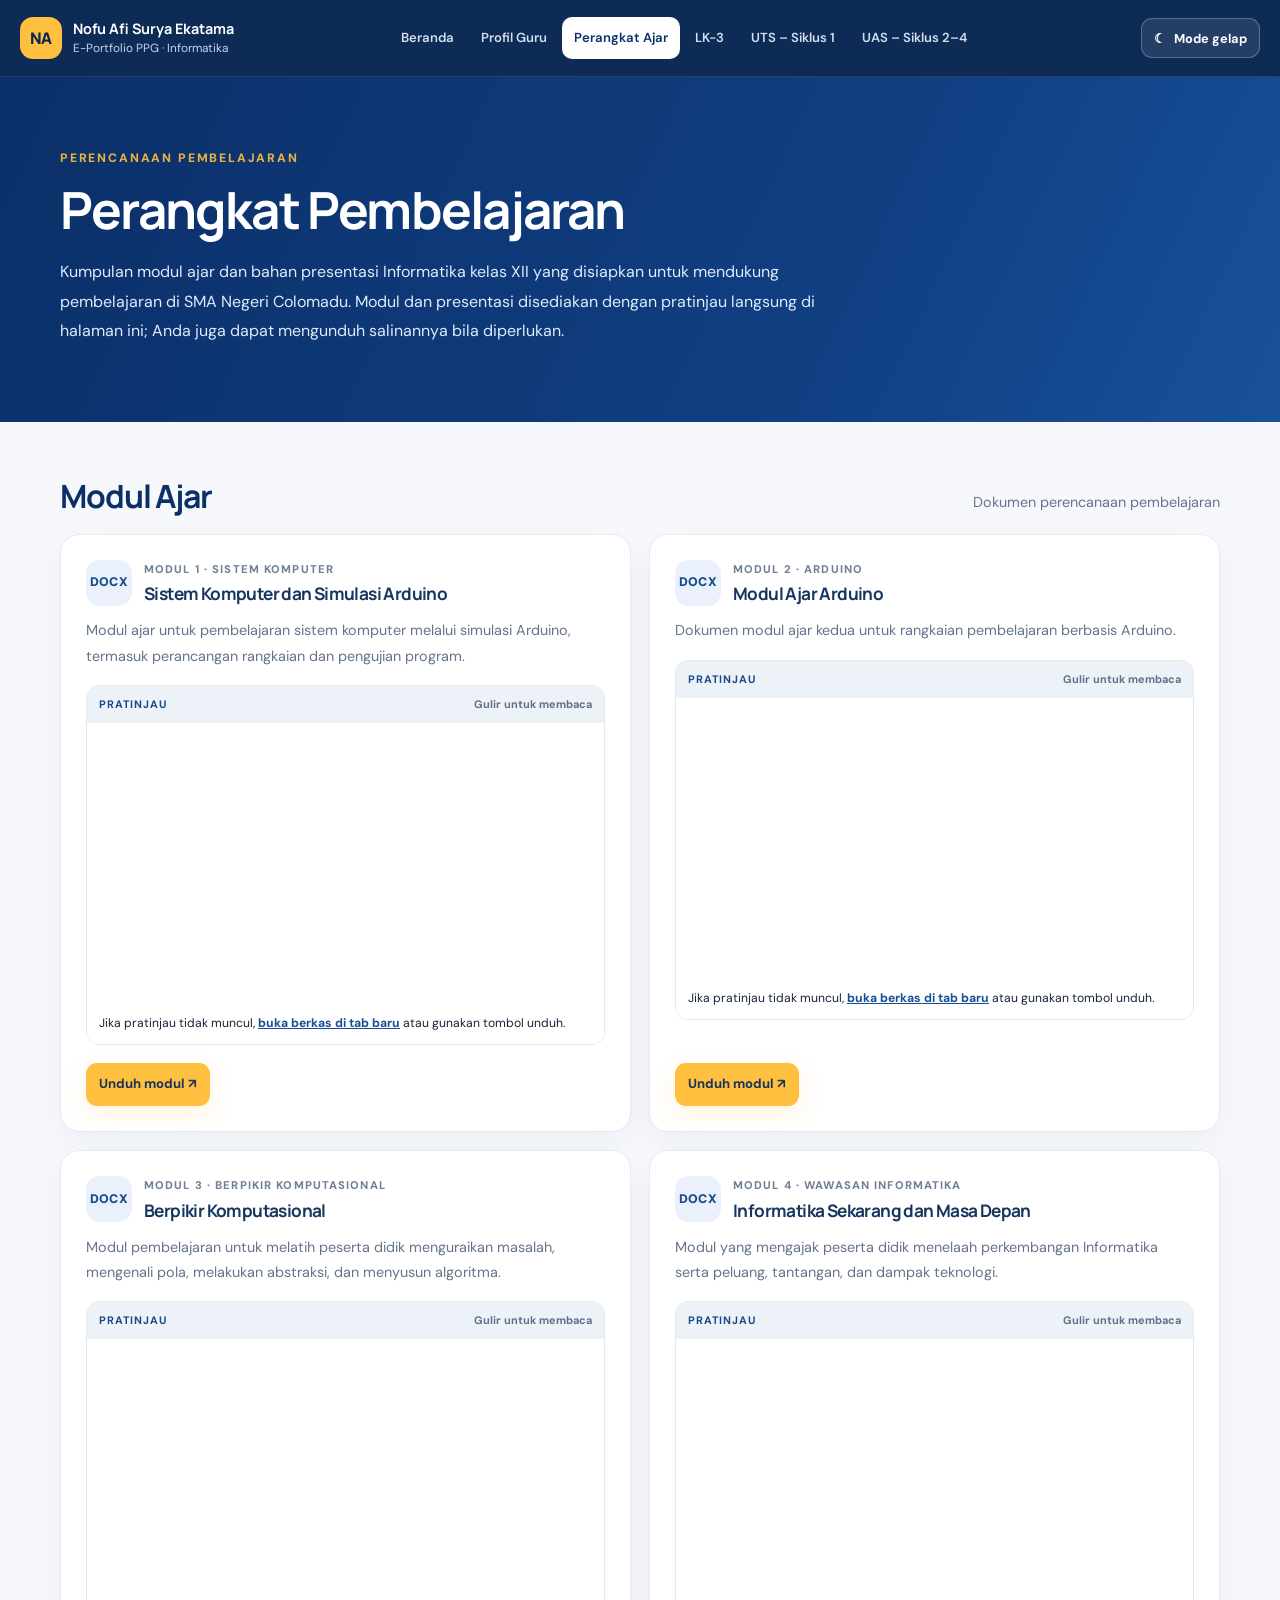
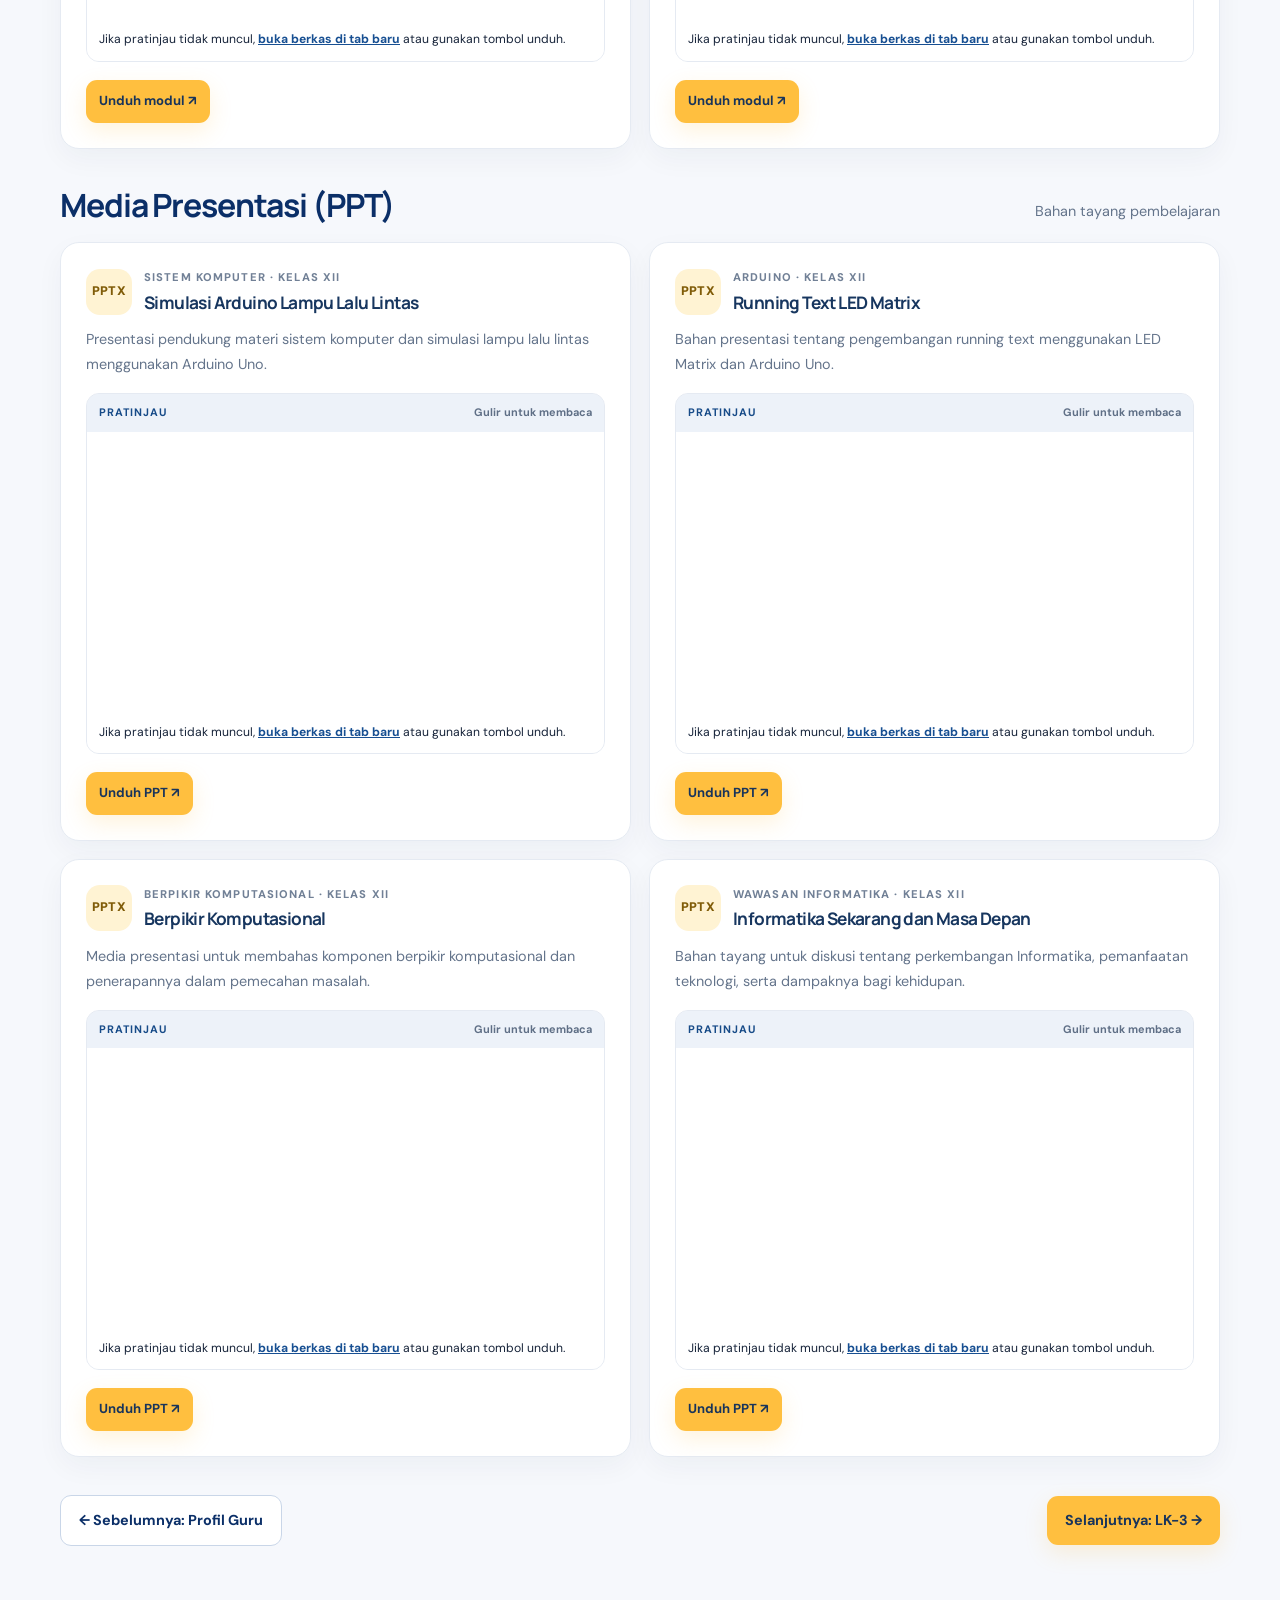
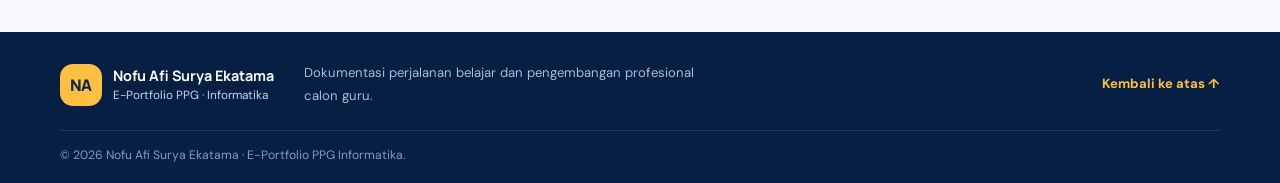
<file: perangkat-ajar.html>
<!doctype html>
<html lang="id">
<head>
  <meta charset="utf-8">
  <meta name="viewport" content="width=device-width, initial-scale=1">
  <meta name="description" content="Perangkat pembelajaran Informatika kelas XII: modul ajar dan presentasi yang digunakan dalam praktik mengajar PPG.">
  <meta name="theme-color" content="#0b2f68">
  <title>Perangkat Pembelajaran | E-Portfolio PPG Informatika</title>
  <link rel="stylesheet" href="style.css">
  <style>

    .document-preview{margin-top:4px;overflow:hidden;border:1px solid var(--line);border-radius:13px;background:#f3f6fb}
    .preview-label{display:flex;justify-content:space-between;gap:10px;padding:9px 12px;color:#5f6f86;background:#edf2f9;font-size:.68rem;font-weight:700}
    .preview-label span:first-child{color:#174b88;letter-spacing:.08em}
    .document-preview iframe{display:block;width:100%;height:280px;border:0;background:#fff}
    .preview-fallback{padding:10px 12px;margin:0!important;font-size:.76rem!important;background:#fff}
    .preview-fallback a{color:#174f92;text-decoration:underline;font-weight:700}
    html[data-theme="dark"] .document-preview{background:#111d2f;border-color:var(--border-color)}
    html[data-theme="dark"] .preview-label{color:#c1d0e5;background:#17253b}
    html[data-theme="dark"] .preview-label span:first-child{color:#a9d0ff}
    html[data-theme="dark"] .preview-fallback{background:#121d30}
    @media(max-width:680px){.document-preview iframe{height:240px}.preview-label{font-size:.63rem}}

    .resource-intro{max-width:780px;color:var(--muted);margin:0}
    .resource-group{margin:0 0 38px}
    .resource-heading{display:flex;align-items:end;justify-content:space-between;gap:20px;margin-bottom:18px}
    .resource-heading h2{font-size:clamp(1.45rem,2.5vw,2rem);margin:0;color:var(--navy)}
    .resource-heading p{margin:0;color:var(--muted);font-size:.9rem}
    .resource-grid{display:grid;grid-template-columns:repeat(2,minmax(0,1fr));gap:18px}
    .resource-card{display:flex;flex-direction:column;gap:12px;min-width:0;padding:25px;border:1px solid var(--line);border-radius:19px;background:#fff;box-shadow:0 10px 28px rgba(10,38,78,.045);transition:transform .2s ease,box-shadow .2s ease}
    .resource-card:hover{transform:translateY(-3px);box-shadow:var(--shadow)}
    .resource-top{display:flex;align-items:center;gap:12px}
    .resource-icon{display:grid;place-items:center;flex:0 0 46px;height:46px;border-radius:14px;background:#eaf1fc;color:#174b88;font-size:.78rem;font-weight:900;letter-spacing:.04em}
    .resource-icon.gold{background:#fff3d3;color:#805c08}
    .resource-kind{margin:0 0 3px;color:#718096;font-size:.7rem;font-weight:800;letter-spacing:.1em;text-transform:uppercase}
    .resource-card h3{margin:0;color:#17365f;font-size:1.08rem;line-height:1.4}
    .resource-card>p{margin:0;color:var(--muted);font-size:.9rem;line-height:1.75}
    .resource-actions{display:flex;flex-wrap:wrap;gap:9px;margin-top:auto;padding-top:6px}
    .resource-actions .button{min-height:40px;padding:10px 13px;font-size:.82rem}
    .resource-actions .button.secondary{border:1px solid var(--line);background:#f7f9fc;color:var(--navy)}
    .resource-note{margin-top:24px;padding:17px 19px;border-left:4px solid var(--gold);border-radius:0 12px 12px 0;background:#fff9e9;color:#63532e;font-size:.88rem}
    html[data-theme="dark"] .resource-card{background:var(--surface);border-color:var(--border-color)}
    html[data-theme="dark"] .resource-heading h2,html[data-theme="dark"] .resource-card h3{color:var(--heading-color)}
    html[data-theme="dark"] .resource-card>p,html[data-theme="dark"] .resource-heading p{color:var(--text-muted)}
    html[data-theme="dark"] .resource-actions .button.secondary{background:#17253b;border-color:#3a4c66;color:#e7edf7}
    html[data-theme="dark"] .resource-note{background:#292416;border-color:#a98535;color:#ead9a6}
    @media(max-width:680px){.resource-grid{grid-template-columns:1fr}.resource-heading{align-items:flex-start;flex-direction:column}.resource-card{padding:21px}}
  </style>
</head>
<body>
  <a class="skip-link" href="#konten">Lewati ke konten</a>
  <header class="site-header"><div class="nav-wrap">
    <a class="brand" href="index.html" aria-label="E-Portfolio Nofu Afi Surya Ekatama">
      <span class="brand-mark">NA</span><span class="brand-text"><strong>Nofu Afi Surya Ekatama</strong><small>E-Portfolio PPG · Informatika</small></span>
    </a>
    <button class="menu-toggle" id="menuToggle" aria-label="Buka navigasi" aria-expanded="false">☰</button>
    <nav class="main-nav" id="mainNav" aria-label="Navigasi utama">
      <a href="index.html">Beranda</a><a href="profil.html">Profil Guru</a><a class="active" href="perangkat-ajar.html">Perangkat Ajar</a><a href="lk3.html">LK-3</a><a href="uts-siklus-1.html">UTS – Siklus 1</a><a href="uas-siklus-2-4.html">UAS – Siklus 2–4</a>
    </nav>
  </div></header>
  <main id="konten">
    <section class="detail-hero"><div class="container">
      <p class="section-label">PERENCANAAN PEMBELAJARAN</p>
      <h1>Perangkat Pembelajaran</h1>
      <p class="resource-intro">Kumpulan modul ajar dan bahan presentasi Informatika kelas XII yang disiapkan untuk mendukung pembelajaran di SMA Negeri Colomadu. Modul dan presentasi disediakan dengan pratinjau langsung di halaman ini; Anda juga dapat mengunduh salinannya bila diperlukan.</p>
    </div></section>
    <section class="section detail-section"><div class="container">
      <div class="resource-group">
        <div class="resource-heading"><h2>Modul Ajar</h2><p>Dokumen perencanaan pembelajaran</p></div>
        <div class="resource-grid">
          <article class="resource-card"><div class="resource-top"><span class="resource-icon">DOCX</span><div><p class="resource-kind">Modul 1 · Sistem Komputer</p><h3>Sistem Komputer dan Simulasi Arduino</h3></div></div><p>Modul ajar untuk pembelajaran sistem komputer melalui simulasi Arduino, termasuk perancangan rangkaian dan pengujian program.</p><div class="document-preview"><div class="preview-label"><span>PRATINJAU</span><span>Gulir untuk membaca</span></div><iframe src="https://view.officeapps.live.com/op/embed.aspx?src=https%3A%2F%2Fnaset27.github.io%2Fportofolio-ppg%2Fassets%2FModul%25201%2520Ajar%2520Arduino_Nofu%2520Afi%2520Surya%2520Ekatama.docx" title="Modul ajar 1" loading="lazy" allowfullscreen></iframe><p class="preview-fallback">Jika pratinjau tidak muncul, <a href="https://naset27.github.io/portofolio-ppg/assets/Modul%201%20Ajar%20Arduino_Nofu%20Afi%20Surya%20Ekatama.docx" target="_blank" rel="noopener">buka berkas di tab baru</a> atau gunakan tombol unduh.</p></div>
          <div class="resource-actions"><a class="button primary" href="assets/Modul%201%20Ajar%20Arduino_Nofu%20Afi%20Surya%20Ekatama.docx" download>Unduh modul ↗</a></div></article>
          <article class="resource-card"><div class="resource-top"><span class="resource-icon">DOCX</span><div><p class="resource-kind">Modul 2 · Arduino</p><h3>Modul Ajar Arduino</h3></div></div><p>Dokumen modul ajar kedua untuk rangkaian pembelajaran berbasis Arduino.</p><div class="document-preview"><div class="preview-label"><span>PRATINJAU</span><span>Gulir untuk membaca</span></div><iframe src="https://view.officeapps.live.com/op/embed.aspx?src=https%3A%2F%2Fnaset27.github.io%2Fportofolio-ppg%2Fassets%2FModul%25202%2520Ajar%2520Arduino_Nofu%2520Afi%2520Surya%2520Ekatama.docx" title="Modul ajar 2" loading="lazy" allowfullscreen></iframe><p class="preview-fallback">Jika pratinjau tidak muncul, <a href="https://naset27.github.io/portofolio-ppg/assets/Modul%202%20Ajar%20Arduino_Nofu%20Afi%20Surya%20Ekatama.docx" target="_blank" rel="noopener">buka berkas di tab baru</a> atau gunakan tombol unduh.</p></div>
          <div class="resource-actions"><a class="button primary" href="assets/Modul%202%20Ajar%20Arduino_Nofu%20Afi%20Surya%20Ekatama.docx" download>Unduh modul ↗</a></div></article>
          <article class="resource-card"><div class="resource-top"><span class="resource-icon">DOCX</span><div><p class="resource-kind">Modul 3 · Berpikir Komputasional</p><h3>Berpikir Komputasional</h3></div></div><p>Modul pembelajaran untuk melatih peserta didik menguraikan masalah, mengenali pola, melakukan abstraksi, dan menyusun algoritma.</p><div class="document-preview"><div class="preview-label"><span>PRATINJAU</span><span>Gulir untuk membaca</span></div><iframe src="https://view.officeapps.live.com/op/embed.aspx?src=https%3A%2F%2Fnaset27.github.io%2Fportofolio-ppg%2Fassets%2FModul%25203%2520Berpikir%2520Komputasional_Nofu%2520Afi%2520Surya%2520Ekatama.docx" title="Modul ajar 3" loading="lazy" allowfullscreen></iframe><p class="preview-fallback">Jika pratinjau tidak muncul, <a href="https://naset27.github.io/portofolio-ppg/assets/Modul%203%20Berpikir%20Komputasional_Nofu%20Afi%20Surya%20Ekatama.docx" target="_blank" rel="noopener">buka berkas di tab baru</a> atau gunakan tombol unduh.</p></div>
          <div class="resource-actions"><a class="button primary" href="assets/Modul%203%20Berpikir%20Komputasional_Nofu%20Afi%20Surya%20Ekatama.docx" download>Unduh modul ↗</a></div></article>
          <article class="resource-card"><div class="resource-top"><span class="resource-icon">DOCX</span><div><p class="resource-kind">Modul 4 · Wawasan Informatika</p><h3>Informatika Sekarang dan Masa Depan</h3></div></div><p>Modul yang mengajak peserta didik menelaah perkembangan Informatika serta peluang, tantangan, dan dampak teknologi.</p><div class="document-preview"><div class="preview-label"><span>PRATINJAU</span><span>Gulir untuk membaca</span></div><iframe src="https://view.officeapps.live.com/op/embed.aspx?src=https%3A%2F%2Fnaset27.github.io%2Fportofolio-ppg%2Fassets%2FModul%25204%2520Informatika%2520Sekarang%2520%2526%2520Masa%2520Depan_Nofu%2520Afi%2520Surya%2520Ekatama.docx" title="Modul ajar 4" loading="lazy" allowfullscreen></iframe><p class="preview-fallback">Jika pratinjau tidak muncul, <a href="https://naset27.github.io/portofolio-ppg/assets/Modul%204%20Informatika%20Sekarang%20%26%20Masa%20Depan_Nofu%20Afi%20Surya%20Ekatama.docx" target="_blank" rel="noopener">buka berkas di tab baru</a> atau gunakan tombol unduh.</p></div>
          <div class="resource-actions"><a class="button primary" href="assets/Modul%204%20Informatika%20Sekarang%20%26%20Masa%20Depan_Nofu%20Afi%20Surya%20Ekatama.docx" download>Unduh modul ↗</a></div></article>
        </div>
      </div>
      <div class="resource-group">
        <div class="resource-heading"><h2>Media Presentasi (PPT)</h2><p>Bahan tayang pembelajaran</p></div>
        <div class="resource-grid">
          <article class="resource-card"><div class="resource-top"><span class="resource-icon gold">PPTX</span><div><p class="resource-kind">Sistem Komputer · Kelas XII</p><h3>Simulasi Arduino Lampu Lalu Lintas</h3></div></div><p>Presentasi pendukung materi sistem komputer dan simulasi lampu lalu lintas menggunakan Arduino Uno.</p><div class="document-preview"><div class="preview-label"><span>PRATINJAU</span><span>Gulir untuk membaca</span></div><iframe src="https://view.officeapps.live.com/op/embed.aspx?src=https%3A%2F%2Fnaset27.github.io%2Fportofolio-ppg%2Fassets%2FPresentasi_Sistem_Komputer_Arduino_Lampu_Lalu_Lintas_XII.pptx" title="Presentasi Arduino lampu lalu lintas" loading="lazy" allowfullscreen></iframe><p class="preview-fallback">Jika pratinjau tidak muncul, <a href="https://naset27.github.io/portofolio-ppg/assets/Presentasi_Sistem_Komputer_Arduino_Lampu_Lalu_Lintas_XII.pptx" target="_blank" rel="noopener">buka berkas di tab baru</a> atau gunakan tombol unduh.</p></div>
          <div class="resource-actions"><a class="button primary" href="assets/Presentasi_Sistem_Komputer_Arduino_Lampu_Lalu_Lintas_XII.pptx" download>Unduh PPT ↗</a></div></article>
          <article class="resource-card"><div class="resource-top"><span class="resource-icon gold">PPTX</span><div><p class="resource-kind">Arduino · Kelas XII</p><h3>Running Text LED Matrix</h3></div></div><p>Bahan presentasi tentang pengembangan running text menggunakan LED Matrix dan Arduino Uno.</p><div class="document-preview"><div class="preview-label"><span>PRATINJAU</span><span>Gulir untuk membaca</span></div><iframe src="https://view.officeapps.live.com/op/embed.aspx?src=https%3A%2F%2Fnaset27.github.io%2Fportofolio-ppg%2Fassets%2FPresentasi_Running_Text_LED_Matrix_Arduino_Uno_XII2.pptx" title="Presentasi Running Text LED Matrix" loading="lazy" allowfullscreen></iframe><p class="preview-fallback">Jika pratinjau tidak muncul, <a href="https://naset27.github.io/portofolio-ppg/assets/Presentasi_Running_Text_LED_Matrix_Arduino_Uno_XII2.pptx" target="_blank" rel="noopener">buka berkas di tab baru</a> atau gunakan tombol unduh.</p></div>
          <div class="resource-actions"><a class="button primary" href="assets/Presentasi_Running_Text_LED_Matrix_Arduino_Uno_XII2.pptx" download>Unduh PPT ↗</a></div></article>
          <article class="resource-card"><div class="resource-top"><span class="resource-icon gold">PPTX</span><div><p class="resource-kind">Berpikir Komputasional · Kelas XII</p><h3>Berpikir Komputasional</h3></div></div><p>Media presentasi untuk membahas komponen berpikir komputasional dan penerapannya dalam pemecahan masalah.</p><div class="document-preview"><div class="preview-label"><span>PRATINJAU</span><span>Gulir untuk membaca</span></div><iframe src="https://view.officeapps.live.com/op/embed.aspx?src=https%3A%2F%2Fnaset27.github.io%2Fportofolio-ppg%2Fassets%2FPresentasi_Berpikir_Komputasional_Kelas_XII.pptx" title="Presentasi Berpikir Komputasional" loading="lazy" allowfullscreen></iframe><p class="preview-fallback">Jika pratinjau tidak muncul, <a href="https://naset27.github.io/portofolio-ppg/assets/Presentasi_Berpikir_Komputasional_Kelas_XII.pptx" target="_blank" rel="noopener">buka berkas di tab baru</a> atau gunakan tombol unduh.</p></div>
          <div class="resource-actions"><a class="button primary" href="assets/Presentasi_Berpikir_Komputasional_Kelas_XII.pptx" download>Unduh PPT ↗</a></div></article>
          <article class="resource-card"><div class="resource-top"><span class="resource-icon gold">PPTX</span><div><p class="resource-kind">Wawasan Informatika · Kelas XII</p><h3>Informatika Sekarang dan Masa Depan</h3></div></div><p>Bahan tayang untuk diskusi tentang perkembangan Informatika, pemanfaatan teknologi, serta dampaknya bagi kehidupan.</p><div class="document-preview"><div class="preview-label"><span>PRATINJAU</span><span>Gulir untuk membaca</span></div><iframe src="https://view.officeapps.live.com/op/embed.aspx?src=https%3A%2F%2Fnaset27.github.io%2Fportofolio-ppg%2Fassets%2FPresentasi_Informatika_Sekarang_dan_Masa_Depan_XII%25202.pptx" title="Presentasi Informatika Sekarang dan Masa Depan" loading="lazy" allowfullscreen></iframe><p class="preview-fallback">Jika pratinjau tidak muncul, <a href="https://naset27.github.io/portofolio-ppg/assets/Presentasi_Informatika_Sekarang_dan_Masa_Depan_XII%202.pptx" target="_blank" rel="noopener">buka berkas di tab baru</a> atau gunakan tombol unduh.</p></div>
          <div class="resource-actions"><a class="button primary" href="assets/Presentasi_Informatika_Sekarang_dan_Masa_Depan_XII%202.pptx" download>Unduh PPT ↗</a></div></article>
        </div>
      </div>
      <div class="page-navigation"><a class="button outline-light" href="profil.html">← Sebelumnya: Profil Guru</a><a class="button primary" href="lk3.html">Selanjutnya: LK-3 →</a></div>
    </div></section>
  </main>
  <footer class="site-footer"><div class="container footer-inner">
    <a class="brand footer-brand" href="index.html"><span class="brand-mark">NA</span><span class="brand-text"><strong>Nofu Afi Surya Ekatama</strong><small>E-Portfolio PPG · Informatika</small></span></a>
    <p>Dokumentasi perjalanan belajar dan pengembangan profesional calon guru.</p><a class="back-top" href="#">Kembali ke atas ↑</a>
  </div><div class="container copyright">© <span id="year">2026</span> Nofu Afi Surya Ekatama · E-Portfolio PPG Informatika.</div></footer>
  <script src="script.js?v=20261024"></script>
</body></html>
</file>
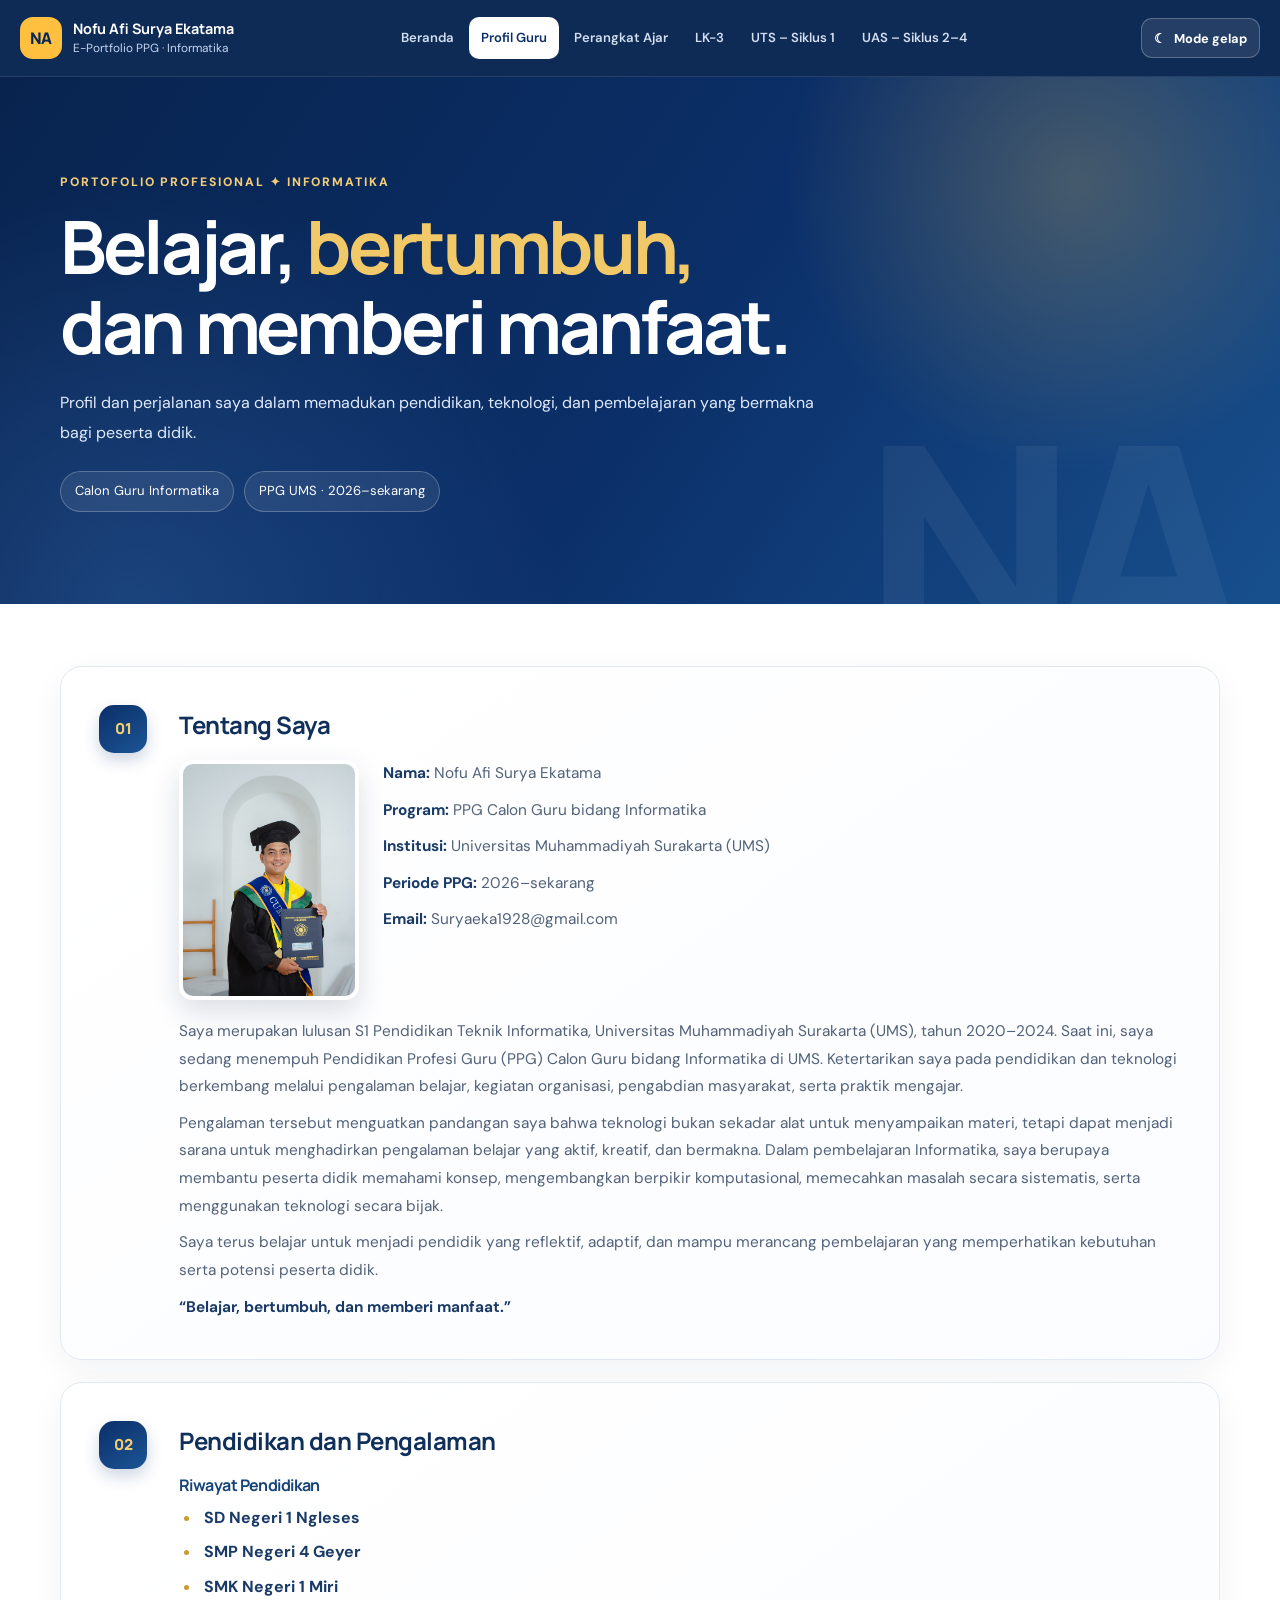
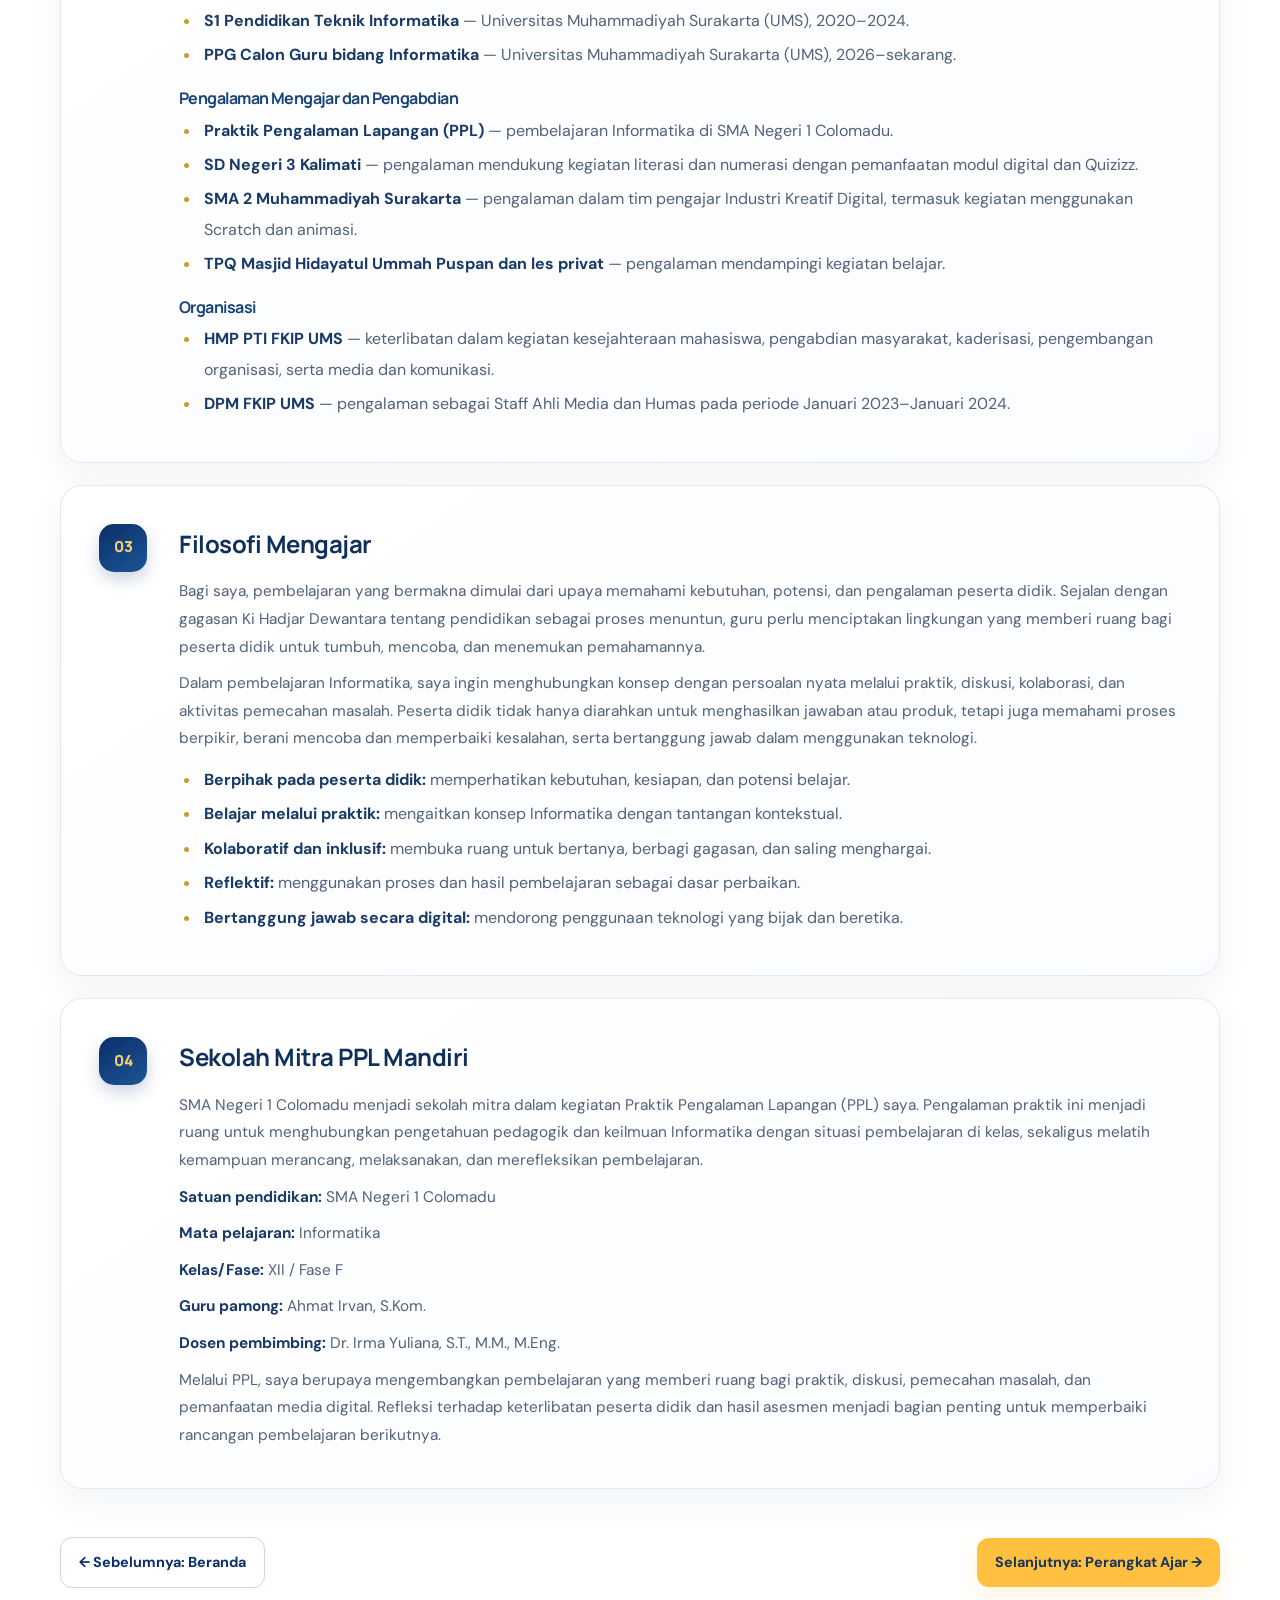
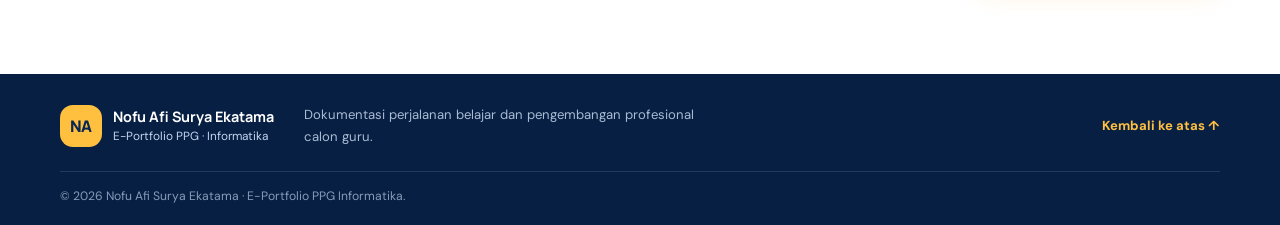
<file: profil.html>
<!doctype html>
<html lang="id">
<head>
  <meta charset="utf-8">
  <meta name="viewport" content="width=device-width, initial-scale=1">
  <meta name="description" content="Profil Nofu Afi Surya Ekatama, calon guru Informatika dalam PPG Universitas Muhammadiyah Surakarta.">
  <meta name="theme-color" content="#0b2f68">
  <title>Profil Guru | E-Portfolio PPG Informatika</title>
  <link rel="stylesheet" href="style.css">
</head>
<body>
  <a class="skip-link" href="#konten">Lewati ke konten</a>
  <header class="site-header"><div class="nav-wrap">
    <a class="brand" href="index.html" aria-label="E-Portfolio Nofu Afi Surya Ekatama">
      <span class="brand-mark">NA</span><span class="brand-text"><strong>Nofu Afi Surya Ekatama</strong><small>E-Portfolio PPG · Informatika</small></span>
    </a>
    <button class="menu-toggle" id="menuToggle" aria-label="Buka navigasi" aria-expanded="false">☰</button>
    <nav class="main-nav" id="mainNav" aria-label="Navigasi utama">
        <a href="index.html">Beranda</a>
        <a class="active" href="profil.html">Profil Guru</a>
        <a href="perangkat-ajar.html">Perangkat Ajar</a>
        <a href="lk3.html">LK-3</a>
        <a href="uts-siklus-1.html">UTS – Siklus 1</a>
        <a href="uas-siklus-2-4.html">UAS – Siklus 2–4</a>

    </nav>
  </div></header>
  <main id="konten" class="profile-page">
    <section class="detail-hero profile-hero"><div class="container profile-hero-inner">
      <p class="section-label">PORTOFOLIO PROFESIONAL <span aria-hidden="true">✦</span> INFORMATIKA</p>
      <h1>Belajar, <span>bertumbuh,</span><br>dan memberi manfaat.</h1>
      <p class="profile-hero-lead">Profil dan perjalanan saya dalam memadukan pendidikan, teknologi, dan pembelajaran yang bermakna bagi peserta didik.</p><div class="profile-hero-tags"><span>Calon Guru Informatika</span><span>PPG UMS · 2026–sekarang</span></div>
    </div></section>

    <section class="section detail-section"><div class="container detail-list">
      <article class="detail-card">
        <div class="detail-index">01</div>
        <div>
          <h2>Tentang Saya</h2>
          <div style="display:flex;gap:24px;align-items:flex-start;flex-wrap:wrap;margin:8px 0 18px">
            <img src="assets/DSC_2949.JPG" alt="Foto profil Nofu Afi Surya Ekatama" loading="lazy" style="display:block;width:180px;max-width:100%;aspect-ratio:3/4;object-fit:cover;object-position:center 25%;border-radius:14px;border:1px solid var(--line)">
            <div style="flex:1;min-width:220px">
              <p><strong>Nama:</strong> Nofu Afi Surya Ekatama</p>
              <p><strong>Program:</strong> PPG Calon Guru bidang Informatika</p>
              <p><strong>Institusi:</strong> Universitas Muhammadiyah Surakarta (UMS)</p>
              <p><strong>Periode PPG:</strong> 2026–sekarang</p>
              <p><strong>Email:</strong> <a href="mailto:Suryaeka1928@gmail.com">Suryaeka1928@gmail.com</a></p>
            </div>
          </div>
          <p>Saya merupakan lulusan S1 Pendidikan Teknik Informatika, Universitas Muhammadiyah Surakarta (UMS), tahun 2020–2024. Saat ini, saya sedang menempuh Pendidikan Profesi Guru (PPG) Calon Guru bidang Informatika di UMS. Ketertarikan saya pada pendidikan dan teknologi berkembang melalui pengalaman belajar, kegiatan organisasi, pengabdian masyarakat, serta praktik mengajar.</p>
          <p>Pengalaman tersebut menguatkan pandangan saya bahwa teknologi bukan sekadar alat untuk menyampaikan materi, tetapi dapat menjadi sarana untuk menghadirkan pengalaman belajar yang aktif, kreatif, dan bermakna. Dalam pembelajaran Informatika, saya berupaya membantu peserta didik memahami konsep, mengembangkan berpikir komputasional, memecahkan masalah secara sistematis, serta menggunakan teknologi secara bijak.</p>
          <p>Saya terus belajar untuk menjadi pendidik yang reflektif, adaptif, dan mampu merancang pembelajaran yang memperhatikan kebutuhan serta potensi peserta didik.</p>
          <p><strong>“Belajar, bertumbuh, dan memberi manfaat.”</strong></p>
        </div>
      </article>

      <article class="detail-card">
        <div class="detail-index">02</div>
        <div>
          <h2>Pendidikan dan Pengalaman</h2>
          <h3 style="margin:16px 0 8px">Riwayat Pendidikan</h3>
          <ul style="margin:0 0 18px;padding-left:22px;line-height:1.9;color:var(--muted)">
            <li><strong>SD Negeri 1 Ngleses</strong></li>
            <li><strong>SMP Negeri 4 Geyer</strong></li>
            <li><strong>SMK Negeri 1 Miri</strong></li>
            <li><strong>S1 Pendidikan Teknik Informatika</strong> — Universitas Muhammadiyah Surakarta (UMS), 2020–2024.</li>
            <li><strong>PPG Calon Guru bidang Informatika</strong> — Universitas Muhammadiyah Surakarta (UMS), 2026–sekarang.</li>
          </ul>
          <h3 style="margin:16px 0 8px">Pengalaman Mengajar dan Pengabdian</h3>
          <ul style="margin:0 0 18px;padding-left:22px;line-height:1.9;color:var(--muted)">
            <li><strong>Praktik Pengalaman Lapangan (PPL)</strong> — pembelajaran Informatika di SMA Negeri 1 Colomadu.</li>
            <li><strong>SD Negeri 3 Kalimati</strong> — pengalaman mendukung kegiatan literasi dan numerasi dengan pemanfaatan modul digital dan Quizizz.</li>
            <li><strong>SMA 2 Muhammadiyah Surakarta</strong> — pengalaman dalam tim pengajar Industri Kreatif Digital, termasuk kegiatan menggunakan Scratch dan animasi.</li>
            <li><strong>TPQ Masjid Hidayatul Ummah Puspan dan les privat</strong> — pengalaman mendampingi kegiatan belajar.</li>
          </ul>
          <h3 style="margin:16px 0 8px">Organisasi</h3>
          <ul style="margin:0;padding-left:22px;line-height:1.9;color:var(--muted)">
            <li><strong>HMP PTI FKIP UMS</strong> — keterlibatan dalam kegiatan kesejahteraan mahasiswa, pengabdian masyarakat, kaderisasi, pengembangan organisasi, serta media dan komunikasi.</li>
            <li><strong>DPM FKIP UMS</strong> — pengalaman sebagai Staff Ahli Media dan Humas pada periode Januari 2023–Januari 2024.</li>
          </ul>
        </div>
      </article>

      <article class="detail-card">
        <div class="detail-index">03</div>
        <div>
          <h2>Filosofi Mengajar</h2>
          <p>Bagi saya, pembelajaran yang bermakna dimulai dari upaya memahami kebutuhan, potensi, dan pengalaman peserta didik. Sejalan dengan gagasan Ki Hadjar Dewantara tentang pendidikan sebagai proses menuntun, guru perlu menciptakan lingkungan yang memberi ruang bagi peserta didik untuk tumbuh, mencoba, dan menemukan pemahamannya.</p>
          <p>Dalam pembelajaran Informatika, saya ingin menghubungkan konsep dengan persoalan nyata melalui praktik, diskusi, kolaborasi, dan aktivitas pemecahan masalah. Peserta didik tidak hanya diarahkan untuk menghasilkan jawaban atau produk, tetapi juga memahami proses berpikir, berani mencoba dan memperbaiki kesalahan, serta bertanggung jawab dalam menggunakan teknologi.</p>
          <ul style="margin:12px 0 0;padding-left:22px;line-height:1.9;color:var(--muted)">
            <li><strong>Berpihak pada peserta didik:</strong> memperhatikan kebutuhan, kesiapan, dan potensi belajar.</li>
            <li><strong>Belajar melalui praktik:</strong> mengaitkan konsep Informatika dengan tantangan kontekstual.</li>
            <li><strong>Kolaboratif dan inklusif:</strong> membuka ruang untuk bertanya, berbagi gagasan, dan saling menghargai.</li>
            <li><strong>Reflektif:</strong> menggunakan proses dan hasil pembelajaran sebagai dasar perbaikan.</li>
            <li><strong>Bertanggung jawab secara digital:</strong> mendorong penggunaan teknologi yang bijak dan beretika.</li>
          </ul>
        </div>
      </article>

      <article class="detail-card">
        <div class="detail-index">04</div>
        <div>
          <h2>Sekolah Mitra PPL Mandiri</h2>
          <p>SMA Negeri 1 Colomadu menjadi sekolah mitra dalam kegiatan Praktik Pengalaman Lapangan (PPL) saya. Pengalaman praktik ini menjadi ruang untuk menghubungkan pengetahuan pedagogik dan keilmuan Informatika dengan situasi pembelajaran di kelas, sekaligus melatih kemampuan merancang, melaksanakan, dan merefleksikan pembelajaran.</p>
          <p><strong>Satuan pendidikan:</strong> SMA Negeri 1 Colomadu</p>
          <p><strong>Mata pelajaran:</strong> Informatika</p>
          <p><strong>Kelas/Fase:</strong> XII / Fase F</p>
          <p><strong>Guru pamong:</strong> Ahmat Irvan, S.Kom.</p>
          <p><strong>Dosen pembimbing:</strong> Dr. Irma Yuliana, S.T., M.M., M.Eng.</p>
          <p>Melalui PPL, saya berupaya mengembangkan pembelajaran yang memberi ruang bagi praktik, diskusi, pemecahan masalah, dan pemanfaatan media digital. Refleksi terhadap keterlibatan peserta didik dan hasil asesmen menjadi bagian penting untuk memperbaiki rancangan pembelajaran berikutnya.</p>
        </div>
      </article>

      
      <div class="page-navigation"><a class="button outline-light" href="index.html">← Sebelumnya: Beranda</a><a class="button primary" href="perangkat-ajar.html">Selanjutnya: Perangkat Ajar →</a></div>
    </div></section>
  </main>
  <footer class="site-footer"><div class="container footer-inner">
    <a class="brand footer-brand" href="index.html"><span class="brand-mark">NA</span><span class="brand-text"><strong>Nofu Afi Surya Ekatama</strong><small>E-Portfolio PPG · Informatika</small></span></a>
    <p>Dokumentasi perjalanan belajar dan pengembangan profesional calon guru.</p><a class="back-top" href="#">Kembali ke atas ↑</a>
  </div><div class="container copyright">© <span id="year">2026</span> Nofu Afi Surya Ekatama · E-Portfolio PPG Informatika.</div></footer>
  <script src="script.js?v=20261021"></script>
</body></html>
</file>
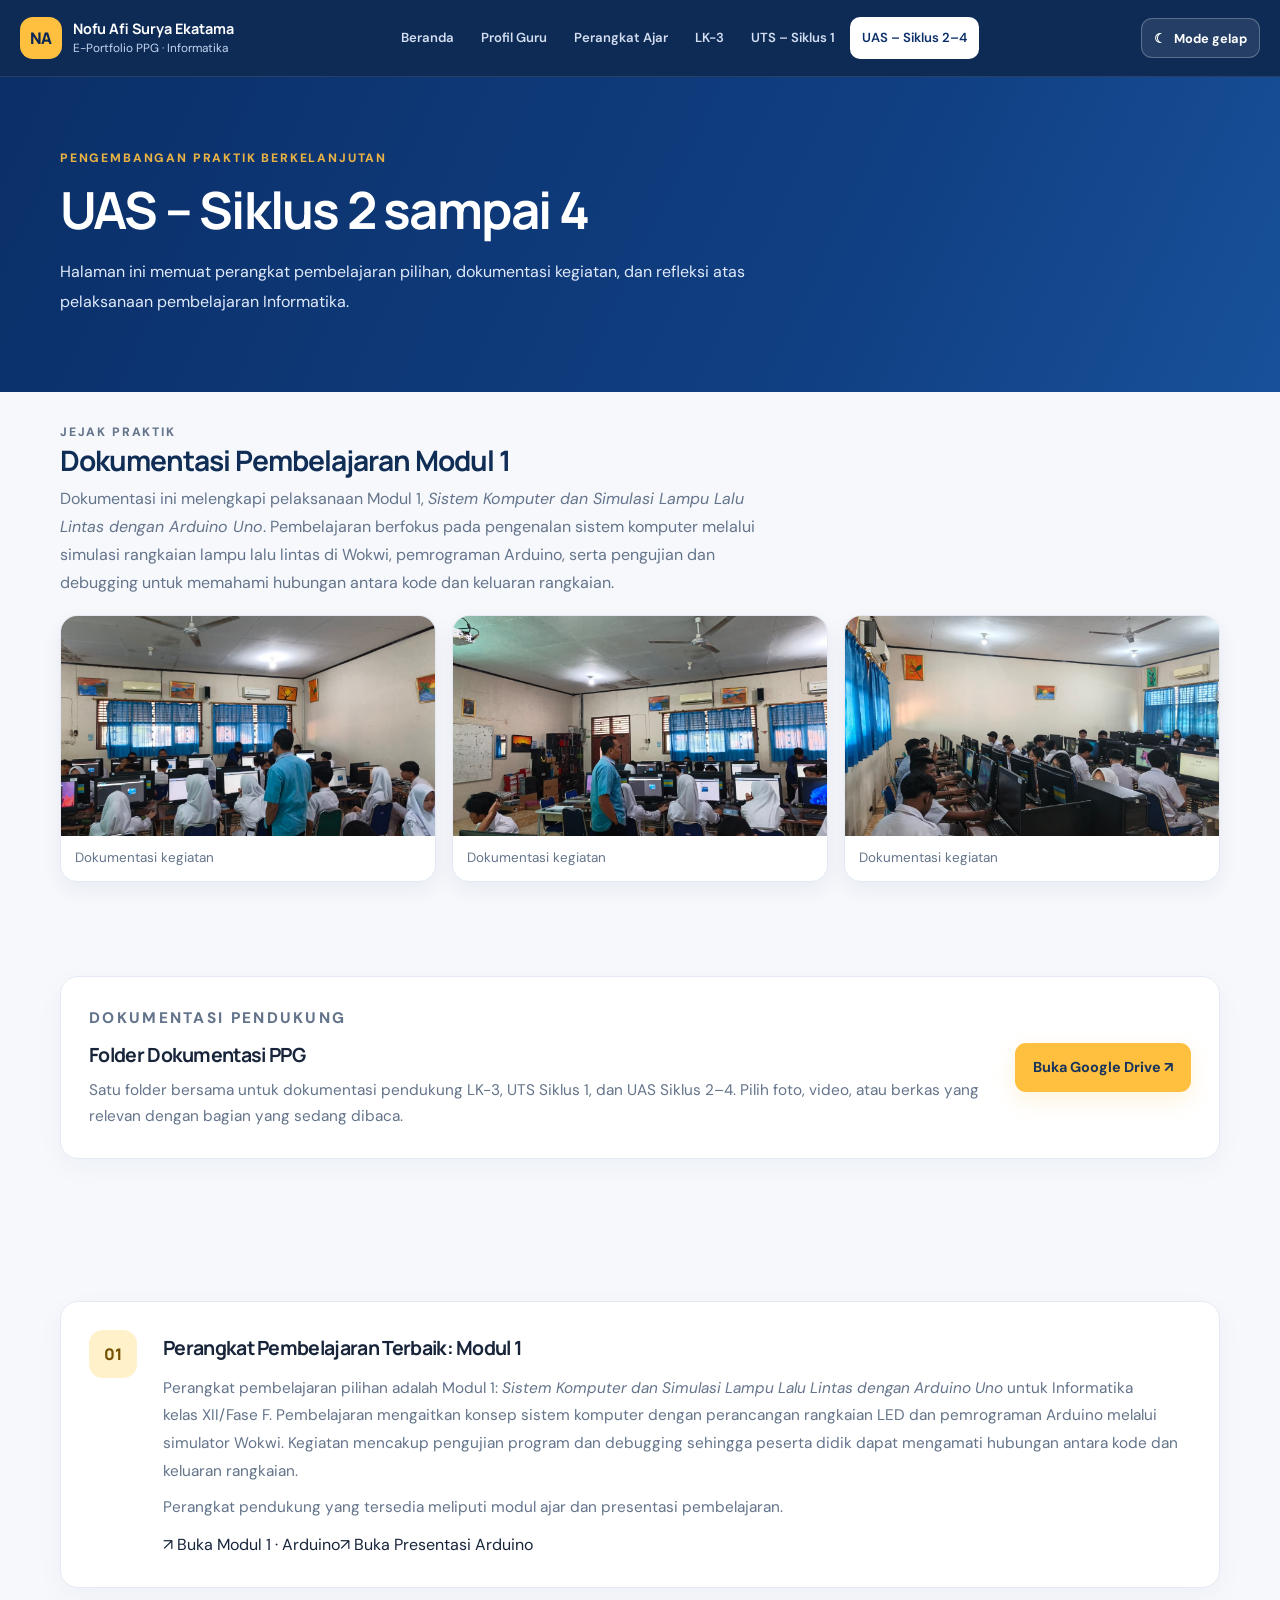
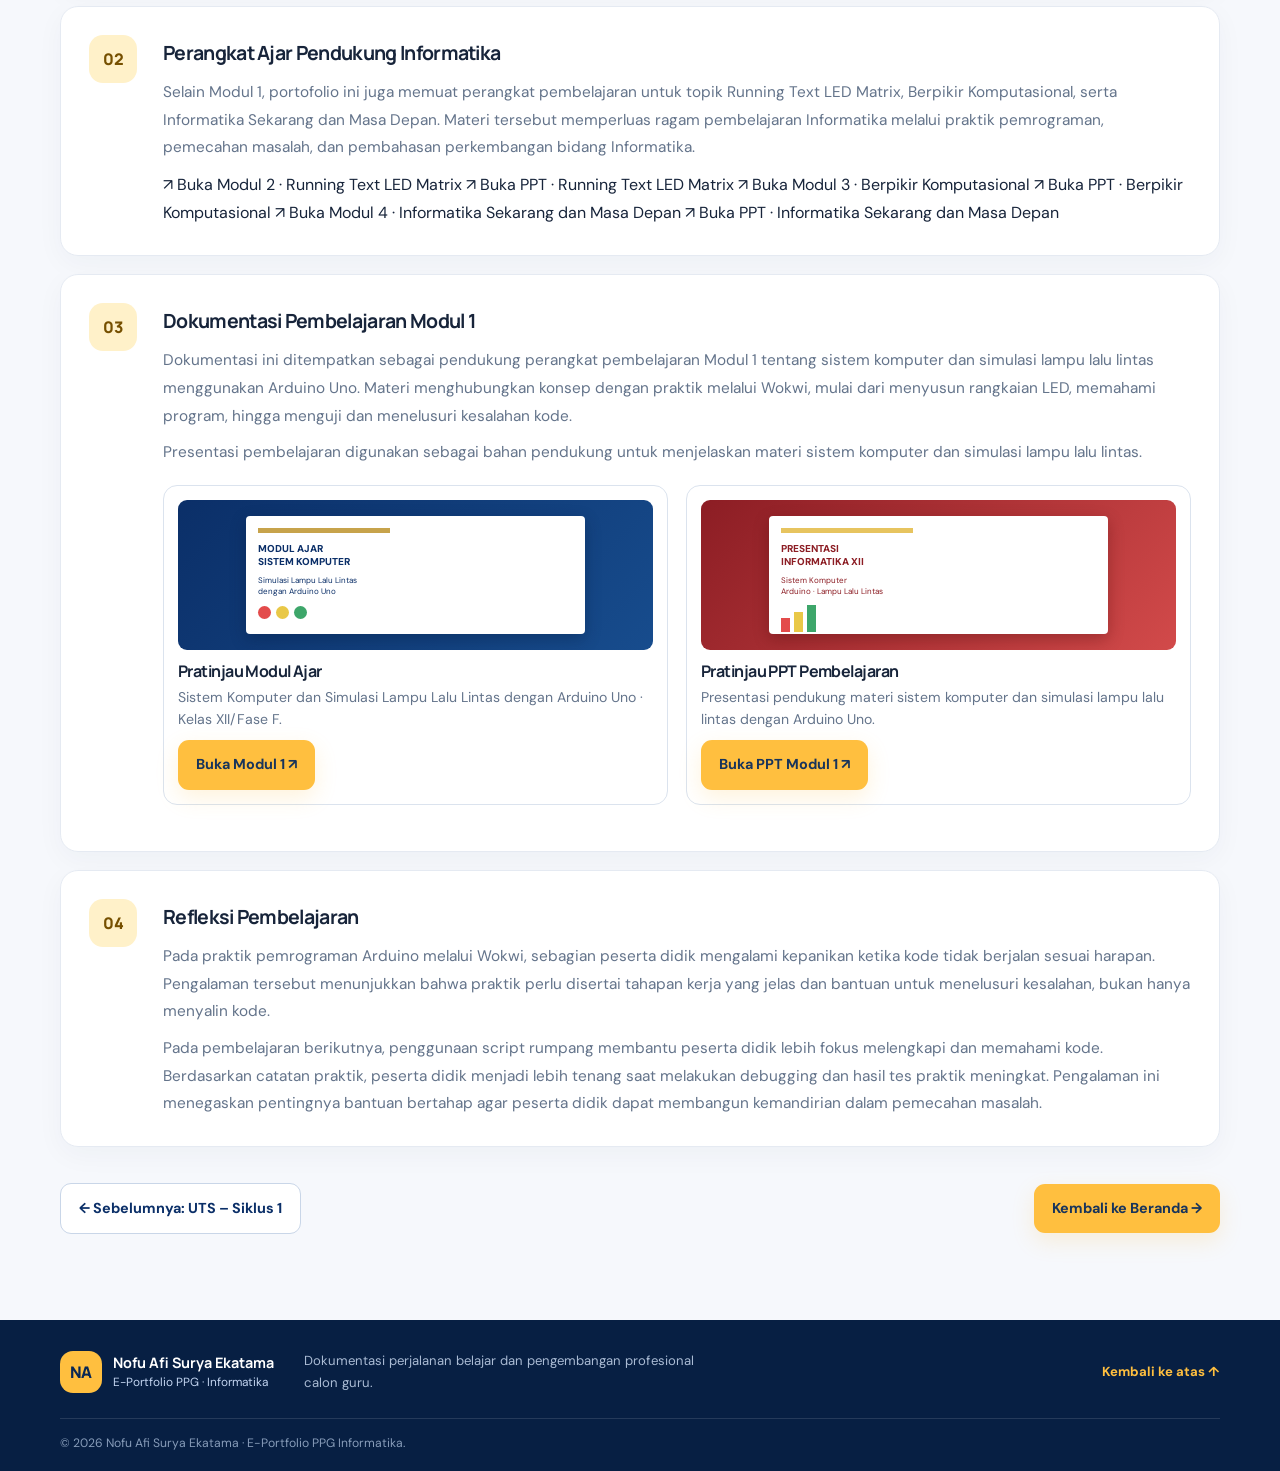
<file: uas-siklus-2-4.html>
<!doctype html>
<html lang="id">
<head>
  <meta charset="utf-8">
  <meta name="viewport" content="width=device-width, initial-scale=1">
  <meta name="description" content="UAS – Siklus 2 sampai 4 — E-Portfolio PPG Informatika Nofu Afi Surya Ekatama.">
  <meta name="theme-color" content="#0b2f68">
  <title>UAS – Siklus 2 sampai 4 | E-Portfolio PPG Informatika</title>
  <link rel="stylesheet" href="style.css">
</head>
<body>
  <a class="skip-link" href="#konten">Lewati ke konten</a>
  <header class="site-header"><div class="nav-wrap">
    <a class="brand" href="index.html" aria-label="E-Portfolio Nofu Afi Surya Ekatama">
      <span class="brand-mark">NA</span><span class="brand-text"><strong>Nofu Afi Surya Ekatama</strong><small>E-Portfolio PPG · Informatika</small></span>
    </a>
    <button class="menu-toggle" id="menuToggle" aria-label="Buka navigasi" aria-expanded="false">☰</button>
    <nav class="main-nav" id="mainNav" aria-label="Navigasi utama">
        <a href="index.html">Beranda</a>
        <a href="profil.html">Profil Guru</a>
        <a href="perangkat-ajar.html">Perangkat Ajar</a>
        <a href="lk3.html">LK-3</a>
        <a href="uts-siklus-1.html">UTS – Siklus 1</a>
        <a class="active" href="uas-siklus-2-4.html">UAS – Siklus 2–4</a>

    </nav>
  </div></header>
  <main id="konten">
    <section class="detail-hero"><div class="container">
      <p class="section-label">PENGEMBANGAN PRAKTIK BERKELANJUTAN</p><h1>UAS – Siklus 2 sampai 4</h1><p>Halaman ini memuat perangkat pembelajaran pilihan, dokumentasi kegiatan, dan refleksi atas pelaksanaan pembelajaran Informatika.</p>
    </div></section>


    <section class="section evidence-gallery"><div class="container">
      <div class="evidence-gallery-head"><p class="section-label">JEJAK PRAKTIK</p><h2>Dokumentasi Pembelajaran Modul 1</h2><p>Dokumentasi ini melengkapi pelaksanaan Modul 1, <em>Sistem Komputer dan Simulasi Lampu Lalu Lintas dengan Arduino Uno</em>. Pembelajaran berfokus pada pengenalan sistem komputer melalui simulasi rangkaian lampu lalu lintas di Wokwi, pemrograman Arduino, serta pengujian dan debugging untuk memahami hubungan antara kode dan keluaran rangkaian.</p></div>
      <div class="evidence-gallery-grid">
        <figure><img src="assets/WhatsApp%20Image%202026-10-25%20at%2022.10.44.jpeg" alt="Dokumentasi kegiatan" loading="lazy"><figcaption>Dokumentasi kegiatan</figcaption></figure>
        <figure><img src="assets/WhatsApp%20Image%202026-10-25%20at%2022.10.45.jpeg" alt="Dokumentasi kegiatan" loading="lazy"><figcaption>Dokumentasi kegiatan</figcaption></figure>
        <figure><img src="assets/WhatsApp%20Image%202026-10-25%20at%2022.10.46.jpeg" alt="Dokumentasi kegiatan" loading="lazy"><figcaption>Dokumentasi kegiatan</figcaption></figure>
      </div>
    </div></section>
    <section class="section" aria-label="Folder dokumentasi PPG"><div class="container">
      <div class="detail-card" style="display:flex;align-items:center;justify-content:space-between;gap:20px;flex-wrap:wrap">
        <div style="flex:1;min-width:230px">
          <p class="section-label">DOKUMENTASI PENDUKUNG</p>
          <h2 style="margin:0 0 8px">Folder Dokumentasi PPG</h2>
          <p style="margin:0;line-height:1.75">Satu folder bersama untuk dokumentasi pendukung LK-3, UTS Siklus 1, dan UAS Siklus 2–4. Pilih foto, video, atau berkas yang relevan dengan bagian yang sedang dibaca.</p>
        </div>
        <a class="button primary" href="https://drive.google.com/drive/folders/1CC_eIdnftYNn2C2JUyn49-VSySFlKUqa?usp=sharing" target="_blank" rel="noopener">Buka Google Drive ↗</a>
      </div>
    </div></section>
    <section class="section detail-section"><div class="container detail-list">
      <article class="detail-card">
        <div class="detail-index">01</div>
        <div><h2>Perangkat Pembelajaran Terbaik: Modul 1</h2>
        <p>Perangkat pembelajaran pilihan adalah Modul 1: <em>Sistem Komputer dan Simulasi Lampu Lalu Lintas dengan Arduino Uno</em> untuk Informatika kelas XII/Fase F. Pembelajaran mengaitkan konsep sistem komputer dengan perancangan rangkaian LED dan pemrograman Arduino melalui simulator Wokwi. Kegiatan mencakup pengujian program dan debugging sehingga peserta didik dapat mengamati hubungan antara kode dan keluaran rangkaian.</p>
        <p>Perangkat pendukung yang tersedia meliputi modul ajar dan presentasi pembelajaran.</p>
        <div class="lk3-evidence"><a href="assets/Modul%201%20Ajar%20Arduino_Nofu%20Afi%20Surya%20Ekatama.docx" target="_blank" rel="noopener">↗ Buka Modul 1 · Arduino</a><a href="assets/Presentasi_Sistem_Komputer_Arduino_Lampu_Lalu_Lintas_XII.pptx" target="_blank" rel="noopener">↗ Buka Presentasi Arduino</a></div>
        </div>
      </article>
      <article class="detail-card">
        <div class="detail-index">02</div>
        <div><h2>Perangkat Ajar Pendukung Informatika</h2>
        <p>Selain Modul 1, portofolio ini juga memuat perangkat pembelajaran untuk topik Running Text LED Matrix, Berpikir Komputasional, serta Informatika Sekarang dan Masa Depan. Materi tersebut memperluas ragam pembelajaran Informatika melalui praktik pemrograman, pemecahan masalah, dan pembahasan perkembangan bidang Informatika.</p>
        <div class="lk3-evidence">
          <a href="assets/Modul%202%20Ajar%20Arduino_Nofu%20Afi%20Surya%20Ekatama.docx" target="_blank" rel="noopener">↗ Buka Modul 2 · Running Text LED Matrix</a>
          <a href="assets/Presentasi_Running_Text_LED_Matrix_Arduino_Uno_XII2.pptx" target="_blank" rel="noopener">↗ Buka PPT · Running Text LED Matrix</a>
          <a href="assets/Modul%203%20Berpikir%20Komputasional_Nofu%20Afi%20Surya%20Ekatama.docx" target="_blank" rel="noopener">↗ Buka Modul 3 · Berpikir Komputasional</a>
          <a href="assets/Presentasi_Berpikir_Komputasional_Kelas_XII.pptx" target="_blank" rel="noopener">↗ Buka PPT · Berpikir Komputasional</a>
          <a href="assets/Modul%204%20Informatika%20Sekarang%20%26%20Masa%20Depan_Nofu%20Afi%20Surya%20Ekatama.docx" target="_blank" rel="noopener">↗ Buka Modul 4 · Informatika Sekarang dan Masa Depan</a>
          <a href="assets/Presentasi_Informatika_Sekarang_dan_Masa_Depan_XII%202.pptx" target="_blank" rel="noopener">↗ Buka PPT · Informatika Sekarang dan Masa Depan</a>
        </div>
        </div>
      </article>
      <article class="detail-card">
        <div class="detail-index">03</div>
        <div><h2>Dokumentasi Pembelajaran Modul 1</h2>
        <p>Dokumentasi ini ditempatkan sebagai pendukung perangkat pembelajaran Modul 1 tentang sistem komputer dan simulasi lampu lalu lintas menggunakan Arduino Uno. Materi menghubungkan konsep dengan praktik melalui Wokwi, mulai dari menyusun rangkaian LED, memahami program, hingga menguji dan menelusuri kesalahan kode.</p>
        <p>Presentasi pembelajaran digunakan sebagai bahan pendukung untuk menjelaskan materi sistem komputer dan simulasi lampu lalu lintas.</p>
        <div style="display:grid;grid-template-columns:repeat(auto-fit,minmax(min(100%,260px),1fr));gap:18px;margin:18px 0">
          <div style="border:1px solid var(--border,#dbe3ee);border-radius:14px;padding:14px;background:var(--surface,#fff);min-width:0">
            <div aria-hidden="true" style="height:150px;border-radius:9px;background:linear-gradient(135deg,#0b2f68,#174c8d);padding:14px;display:flex;align-items:center;justify-content:center;overflow:hidden">
              <div style="width:76%;height:118px;background:#fff;border-radius:4px;box-shadow:0 5px 16px #001b3b55;padding:12px;box-sizing:border-box;color:#0b2f68;text-align:left">
                <div style="height:5px;width:42%;background:#c7a34b;margin-bottom:9px"></div>
                <div style="font-size:10px;font-weight:800;line-height:1.35">MODUL AJAR<br>SISTEM KOMPUTER</div>
                <div style="font-size:8px;line-height:1.4;margin-top:6px">Simulasi Lampu Lalu Lintas<br>dengan Arduino Uno</div>
                <div style="display:flex;gap:5px;margin-top:9px"><span style="width:13px;height:13px;border-radius:50%;background:#e34b4b"></span><span style="width:13px;height:13px;border-radius:50%;background:#e9c847"></span><span style="width:13px;height:13px;border-radius:50%;background:#3da66a"></span></div>
              </div>
            </div>
            <h3 style="font-size:1rem;margin:12px 0 6px">Pratinjau Modul Ajar</h3>
            <p style="font-size:.88rem;line-height:1.55;margin:0 0 10px">Sistem Komputer dan Simulasi Lampu Lalu Lintas dengan Arduino Uno · Kelas XII/Fase F.</p>
            <a class="button primary" href="assets/Modul%201%20Ajar%20Arduino_Nofu%20Afi%20Surya%20Ekatama.docx" target="_blank" rel="noopener">Buka Modul 1 ↗</a>
          </div>
          <div style="border:1px solid var(--border,#dbe3ee);border-radius:14px;padding:14px;background:var(--surface,#fff);min-width:0">
            <div aria-hidden="true" style="height:150px;border-radius:9px;background:linear-gradient(135deg,#8c1d24,#d24a4a);padding:14px;display:flex;align-items:center;justify-content:center;overflow:hidden">
              <div style="width:76%;height:118px;background:#fff;border-radius:4px;box-shadow:0 5px 16px #4b080855;padding:12px;box-sizing:border-box;color:#8c1d24;text-align:left">
                <div style="height:5px;width:42%;background:#e7c45f;margin-bottom:9px"></div>
                <div style="font-size:10px;font-weight:800;line-height:1.35">PRESENTASI<br>INFORMATIKA XII</div>
                <div style="font-size:8px;line-height:1.4;margin-top:6px">Sistem Komputer<br>Arduino · Lampu Lalu Lintas</div>
                <div style="display:flex;align-items:flex-end;gap:4px;margin-top:8px"><span style="height:14px;width:9px;background:#e34b4b"></span><span style="height:20px;width:9px;background:#e9c847"></span><span style="height:27px;width:9px;background:#3da66a"></span></div>
              </div>
            </div>
            <h3 style="font-size:1rem;margin:12px 0 6px">Pratinjau PPT Pembelajaran</h3>
            <p style="font-size:.88rem;line-height:1.55;margin:0 0 10px">Presentasi pendukung materi sistem komputer dan simulasi lampu lalu lintas dengan Arduino Uno.</p>
            <a class="button primary" href="assets/Presentasi_Sistem_Komputer_Arduino_Lampu_Lalu_Lintas_XII.pptx" target="_blank" rel="noopener">Buka PPT Modul 1 ↗</a>
          </div>
        </div>
        </div>
      </article>
      <article class="detail-card">
        <div class="detail-index">04</div>
        <div><h2>Refleksi Pembelajaran</h2>
        <p>Pada praktik pemrograman Arduino melalui Wokwi, sebagian peserta didik mengalami kepanikan ketika kode tidak berjalan sesuai harapan. Pengalaman tersebut menunjukkan bahwa praktik perlu disertai tahapan kerja yang jelas dan bantuan untuk menelusuri kesalahan, bukan hanya menyalin kode.</p>
        <p>Pada pembelajaran berikutnya, penggunaan script rumpang membantu peserta didik lebih fokus melengkapi dan memahami kode. Berdasarkan catatan praktik, peserta didik menjadi lebih tenang saat melakukan debugging dan hasil tes praktik meningkat. Pengalaman ini menegaskan pentingnya bantuan bertahap agar peserta didik dapat membangun kemandirian dalam pemecahan masalah.</p>
        </div>
      </article>
      <div class="page-navigation"><a class="button outline-light" href="uts-siklus-1.html">← Sebelumnya: UTS – Siklus 1</a><a class="button primary" href="index.html">Kembali ke Beranda →</a></div>
    </div></section>
  </main>
  <footer class="site-footer"><div class="container footer-inner">
    <a class="brand footer-brand" href="index.html"><span class="brand-mark">NA</span><span class="brand-text"><strong>Nofu Afi Surya Ekatama</strong><small>E-Portfolio PPG · Informatika</small></span></a>
    <p>Dokumentasi perjalanan belajar dan pengembangan profesional calon guru.</p><a class="back-top" href="#">Kembali ke atas ↑</a>
  </div><div class="container copyright">© <span id="year">2026</span> Nofu Afi Surya Ekatama · E-Portfolio PPG Informatika.</div></footer>
  <script src="script.js?v=20261021"></script>
</body></html>
</file>
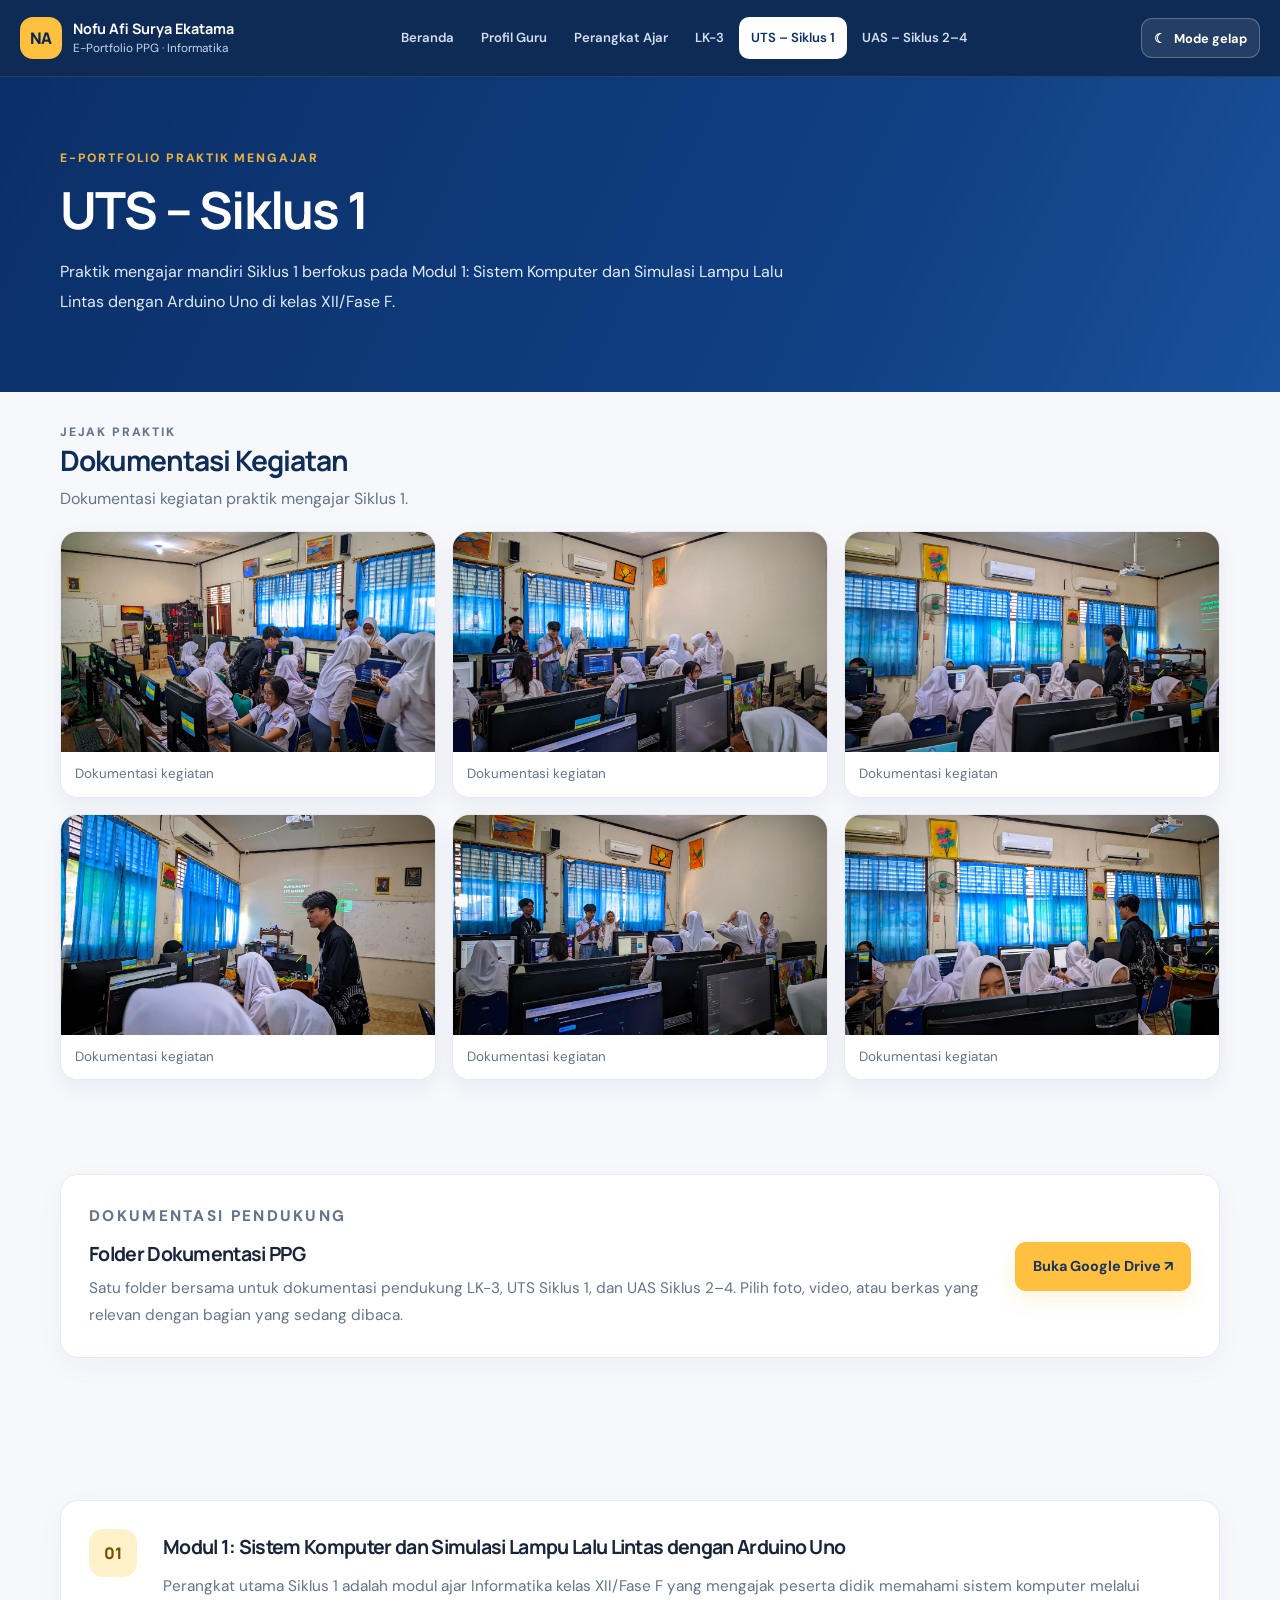
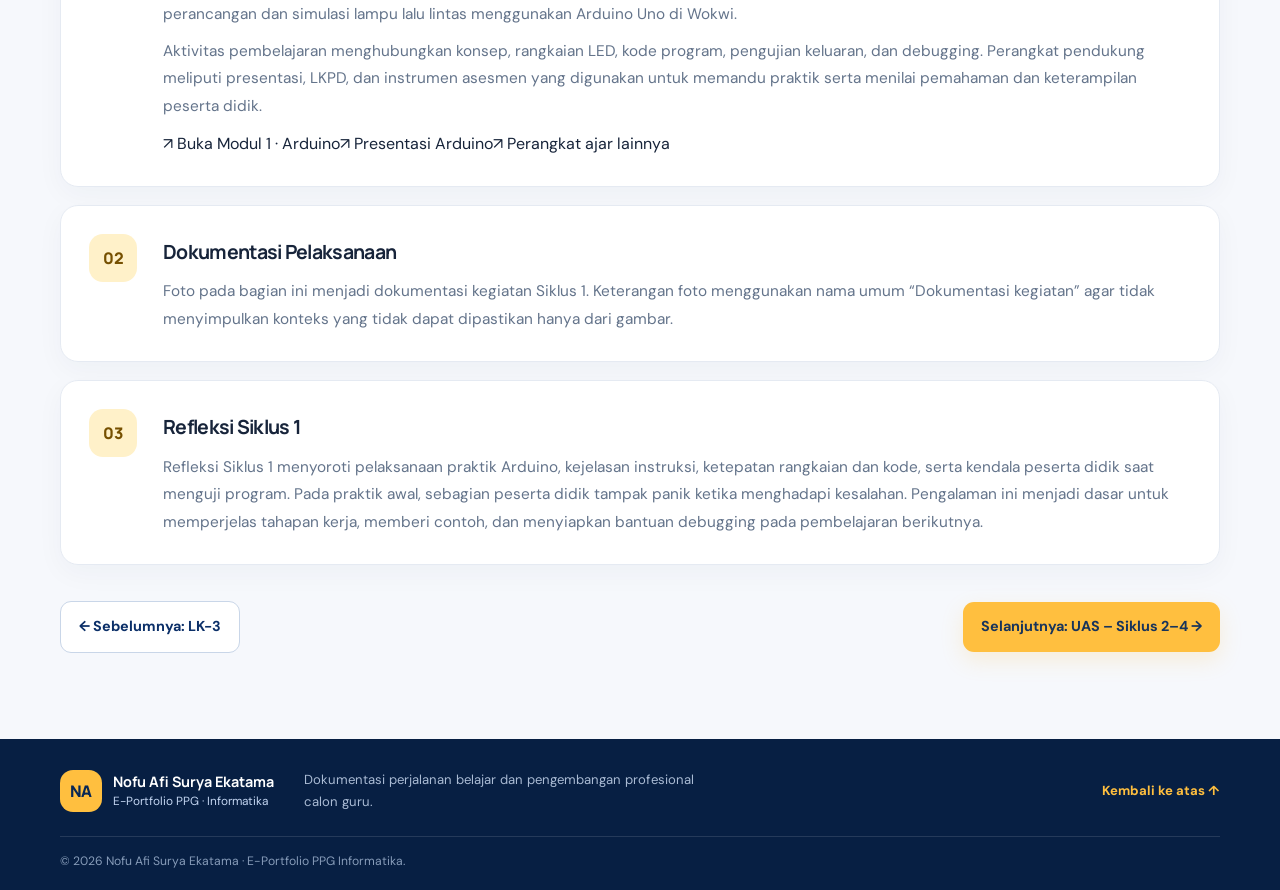
<file: uts-siklus-1.html>
<!doctype html>
<html lang="id">
<head>
  <meta charset="utf-8">
  <meta name="viewport" content="width=device-width, initial-scale=1">
  <meta name="description" content="UTS – Siklus 1 — E-Portfolio PPG Informatika Nofu Afi Surya Ekatama.">
  <meta name="theme-color" content="#0b2f68">
  <title>UTS – Siklus 1 | E-Portfolio PPG Informatika</title>
  <link rel="stylesheet" href="style.css">
</head>
<body>
  <a class="skip-link" href="#konten">Lewati ke konten</a>
  <header class="site-header"><div class="nav-wrap">
    <a class="brand" href="index.html" aria-label="E-Portfolio Nofu Afi Surya Ekatama">
      <span class="brand-mark">NA</span><span class="brand-text"><strong>Nofu Afi Surya Ekatama</strong><small>E-Portfolio PPG · Informatika</small></span>
    </a>
    <button class="menu-toggle" id="menuToggle" aria-label="Buka navigasi" aria-expanded="false">☰</button>
    <nav class="main-nav" id="mainNav" aria-label="Navigasi utama">
        <a href="index.html">Beranda</a>
        <a href="profil.html">Profil Guru</a>
        <a href="perangkat-ajar.html">Perangkat Ajar</a>
        <a href="lk3.html">LK-3</a>
        <a class="active" href="uts-siklus-1.html">UTS – Siklus 1</a>
        <a href="uas-siklus-2-4.html">UAS – Siklus 2–4</a>

    </nav>
  </div></header>
  <main id="konten">
    <section class="detail-hero"><div class="container">
      <p class="section-label">E-PORTFOLIO PRAKTIK MENGAJAR</p><h1>UTS – Siklus 1</h1><p>Praktik mengajar mandiri Siklus 1 berfokus pada Modul 1: Sistem Komputer dan Simulasi Lampu Lalu Lintas dengan Arduino Uno di kelas XII/Fase F.</p>
    </div></section>


    <section class="section evidence-gallery"><div class="container">
      <div class="evidence-gallery-head"><p class="section-label">JEJAK PRAKTIK</p><h2>Dokumentasi Kegiatan</h2><p>Dokumentasi kegiatan praktik mengajar Siklus 1.</p></div>
      <div class="evidence-gallery-grid">
        <figure><img src="assets/WhatsApp%20Image%202026-10-25%20at%2022.09.18.jpeg" alt="Dokumentasi kegiatan" loading="lazy"><figcaption>Dokumentasi kegiatan</figcaption></figure>
        <figure><img src="assets/WhatsApp%20Image%202026-10-25%20at%2022.09.19.jpeg" alt="Dokumentasi kegiatan" loading="lazy"><figcaption>Dokumentasi kegiatan</figcaption></figure>
        <figure><img src="assets/WhatsApp%20Image%202026-10-25%20at%2022.09.21%20(2).jpeg" alt="Dokumentasi kegiatan" loading="lazy"><figcaption>Dokumentasi kegiatan</figcaption></figure>
        <figure><img src="assets/WhatsApp%20Image%202026-10-25%20at%2022.09.21%20(1).jpeg" alt="Dokumentasi kegiatan" loading="lazy"><figcaption>Dokumentasi kegiatan</figcaption></figure>
        <figure><img src="assets/WhatsApp%20Image%202026-10-25%20at%2022.09.21.jpeg" alt="Dokumentasi kegiatan" loading="lazy"><figcaption>Dokumentasi kegiatan</figcaption></figure>
        <figure><img src="assets/WhatsApp%20Image%202026-10-25%20at%2022.09.22.jpeg" alt="Dokumentasi kegiatan" loading="lazy"><figcaption>Dokumentasi kegiatan</figcaption></figure>
      </div>    </div></section>

    <section class="section" aria-label="Folder dokumentasi PPG"><div class="container">
      <div class="detail-card" style="display:flex;align-items:center;justify-content:space-between;gap:20px;flex-wrap:wrap">
        <div style="flex:1;min-width:230px">
          <p class="section-label">DOKUMENTASI PENDUKUNG</p>
          <h2 style="margin:0 0 8px">Folder Dokumentasi PPG</h2>
          <p style="margin:0;line-height:1.75">Satu folder bersama untuk dokumentasi pendukung LK-3, UTS Siklus 1, dan UAS Siklus 2–4. Pilih foto, video, atau berkas yang relevan dengan bagian yang sedang dibaca.</p>
        </div>
        <a class="button primary" href="https://drive.google.com/drive/folders/1CC_eIdnftYNn2C2JUyn49-VSySFlKUqa?usp=sharing" target="_blank" rel="noopener">Buka Google Drive ↗</a>
      </div>
    </div></section>
    <section class="section detail-section"><div class="container detail-list">
      <article class="detail-card">
        <div class="detail-index">01</div>
        <div><h2>Modul 1: Sistem Komputer dan Simulasi Lampu Lalu Lintas dengan Arduino Uno</h2>
        <p>Perangkat utama Siklus 1 adalah modul ajar Informatika kelas XII/Fase F yang mengajak peserta didik memahami sistem komputer melalui perancangan dan simulasi lampu lalu lintas menggunakan Arduino Uno di Wokwi.</p>
        <p>Aktivitas pembelajaran menghubungkan konsep, rangkaian LED, kode program, pengujian keluaran, dan debugging. Perangkat pendukung meliputi presentasi, LKPD, dan instrumen asesmen yang digunakan untuk memandu praktik serta menilai pemahaman dan keterampilan peserta didik.</p>
        <div class="lk3-evidence"><a href="assets/Modul%201%20Ajar%20Arduino_Nofu%20Afi%20Surya%20Ekatama.docx" target="_blank" rel="noopener">↗ Buka Modul 1 · Arduino</a><a href="assets/Presentasi_Sistem_Komputer_Arduino_Lampu_Lalu_Lintas_XII.pptx" target="_blank" rel="noopener">↗ Presentasi Arduino</a><a href="perangkat-ajar.html">↗ Perangkat ajar lainnya</a></div>
        </div>
      </article>
      <article class="detail-card">
        <div class="detail-index">02</div>
        <div><h2>Dokumentasi Pelaksanaan</h2>
        <p>Foto pada bagian ini menjadi dokumentasi kegiatan Siklus 1. Keterangan foto menggunakan nama umum “Dokumentasi kegiatan” agar tidak menyimpulkan konteks yang tidak dapat dipastikan hanya dari gambar.</p>
        </div>
      </article>
      <article class="detail-card">
        <div class="detail-index">03</div>
        <div><h2>Refleksi Siklus 1</h2>
        <p>Refleksi Siklus 1 menyoroti pelaksanaan praktik Arduino, kejelasan instruksi, ketepatan rangkaian dan kode, serta kendala peserta didik saat menguji program. Pada praktik awal, sebagian peserta didik tampak panik ketika menghadapi kesalahan. Pengalaman ini menjadi dasar untuk memperjelas tahapan kerja, memberi contoh, dan menyiapkan bantuan debugging pada pembelajaran berikutnya.</p>
        </div>
      </article>
      
      <div class="page-navigation"><a class="button outline-light" href="lk3.html">← Sebelumnya: LK-3</a><a class="button primary" href="uas-siklus-2-4.html">Selanjutnya: UAS – Siklus 2–4 →</a></div>
    </div></section>
  </main>
  <footer class="site-footer"><div class="container footer-inner">
    <a class="brand footer-brand" href="index.html"><span class="brand-mark">NA</span><span class="brand-text"><strong>Nofu Afi Surya Ekatama</strong><small>E-Portfolio PPG · Informatika</small></span></a>
    <p>Dokumentasi perjalanan belajar dan pengembangan profesional calon guru.</p><a class="back-top" href="#">Kembali ke atas ↑</a>
  </div><div class="container copyright">© <span id="year">2026</span> Nofu Afi Surya Ekatama · E-Portfolio PPG Informatika.</div></footer>
  <script src="script.js?v=20261021"></script>
</body></html>
</file>
<file: style.css>
@import url('https://fonts.googleapis.com/css2?family=DM+Sans:wght@400;500;600;700&family=Manrope:wght@400;500;600;700;800&display=swap');

:root {
  --navy: #0b2f68;
  --navy-deep: #082754;
  --blue: #154b91;
  --gold: #ffbf3f;
  --ink: #17243a;
  --muted: #64748b;
  --paper: #f7f9fc;
  --line: #e5eaf2;
  --white: #ffffff;
  --radius: 22px;
  --shadow: 0 18px 48px rgba(20, 45, 82, .09);
}
* { box-sizing: border-box; }
html { scroll-behavior: smooth; scroll-padding-top: 88px; }
body { margin: 0; font-family: "DM Sans", Arial, sans-serif; color: var(--ink); background: var(--paper); line-height: 1.65; }
a { color: inherit; text-decoration: none; }
button { font: inherit; }
.container { width: min(1160px, calc(100% - 48px)); margin: 0 auto; }
.skip-link { position: absolute; left: -9999px; top: 10px; z-index: 1000; background: white; padding: 10px 14px; border-radius: 8px; }
.skip-link:focus { left: 10px; }
.site-header { position: sticky; top: 0; z-index: 100; color: white; background: rgba(7, 37, 81, .97); border-bottom: 1px solid rgba(255,255,255,.1); backdrop-filter: blur(14px); }
.nav-wrap { width: min(1240px, calc(100% - 40px)); min-height: 76px; margin: auto; display: flex; align-items: center; justify-content: space-between; gap: 24px; }
.brand { display: flex; align-items: center; gap: 11px; flex-shrink: 0; }
.brand-mark { display: grid; place-items: center; width: 42px; height: 42px; color: var(--navy-deep); background: var(--gold); border-radius: 13px; font-family: Manrope, sans-serif; font-weight: 800; letter-spacing: -.05em; }
.brand-text { display: flex; flex-direction: column; line-height: 1.25; }
.brand-text strong { font-family: Manrope, sans-serif; font-size: .87rem; }
.brand-text small { color: #c3d5f1; font-size: .72rem; margin-top: 3px; }
.main-nav { display: flex; align-items: center; gap: 3px; }
.main-nav a { color: #d3def0; font-weight: 600; font-size: .79rem; padding: 10px 12px; border-radius: 10px; transition: .2s ease; white-space: nowrap; }
.main-nav a:hover, .main-nav a.active { color: var(--navy); background: white; }
.menu-toggle { display: none; border: 1px solid rgba(255,255,255,.25); background: transparent; color: white; border-radius: 10px; padding: 8px 12px; cursor: pointer; }
.hero { position: relative; overflow: hidden; color: white; background: linear-gradient(115deg, #0b2f68 0%, #103f82 58%, #18519a 100%); }
.hero-pattern { position: absolute; inset: 0; pointer-events: none; opacity: .2; background-image: radial-gradient(rgba(255,255,255,.55) .8px, transparent .8px); background-size: 20px 20px; mask-image: linear-gradient(90deg, transparent 25%, black 100%); }
.hero-grid { position: relative; display: grid; grid-template-columns: 1.2fr .8fr; gap: 50px; align-items: center; padding-top: 74px; padding-bottom: 65px; }
.hero-copy { max-width: 690px; }
.eyebrows { display: flex; flex-wrap: wrap; gap: 8px; margin-bottom: 26px; }
.eyebrows span { font-size: .75rem; font-weight: 700; color: #f7faff; border: 1px solid rgba(255,255,255,.25); background: rgba(255,255,255,.08); padding: 5px 12px; border-radius: 999px; }
.overline, .section-label { font-size: .72rem; font-weight: 800; letter-spacing: .15em; color: #e8b344; margin: 0 0 13px; }
h1, h2, h3, p { margin-top: 0; }
h1, h2, h3 { font-family: Manrope, "DM Sans", sans-serif; line-height: 1.18; letter-spacing: -.035em; }
.hero h1 { font-size: clamp(2.55rem, 4.6vw, 4.4rem); margin-bottom: 22px; font-weight: 800; }
.hero h1 em { color: var(--gold); font-style: normal; }
.hero-copy h2 { font-size: 1.2rem; margin-bottom: 3px; letter-spacing: -.02em; }
.role { color: #ffcf64; font-weight: 700; margin-bottom: 17px; }
.intro { max-width: 650px; color: #e0eafb; font-size: 1.02rem; line-height: 1.85; }
.hero-actions { display: flex; flex-wrap: wrap; gap: 12px; margin-top: 27px; }
.button { display: inline-flex; align-items: center; justify-content: center; gap: 10px; min-height: 46px; padding: 12px 18px; border-radius: 11px; font-weight: 700; font-size: .88rem; transition: transform .2s, box-shadow .2s, background .2s; }
.button:hover { transform: translateY(-2px); }
.button.primary { color: #18345b; background: var(--gold); box-shadow: 0 8px 22px rgba(255,191,63,.18); }
.button.primary:hover { background: #ffd16d; }
.button.outline-light { border: 1px solid rgba(255,255,255,.38); color: white; background: rgba(255,255,255,.04); }
.button.outline-light:hover { background: rgba(255,255,255,.12); }
.hero-note { margin-top: 27px; color: #c9d9f0; font-size: .78rem; display: flex; align-items: center; gap: 9px; }
.status-dot { width: 8px; height: 8px; background: #79d6ad; border-radius: 50%; box-shadow: 0 0 0 4px rgba(121,214,173,.12); }
.hero-visual { position: relative; width: min(100%, 390px); justify-self: center; padding: 12px 16px 24px 0; }
.photo-frame { position: relative; z-index: 2; aspect-ratio: 4 / 4.55; padding: 10px; background: white; border-radius: 23px; box-shadow: 20px 20px 0 rgba(255,191,63,.78); transform: rotate(1deg); }
.photo-placeholder { height: 100%; width: 100%; display: flex; flex-direction: column; align-items: center; justify-content: center; gap: 12px; text-align: center; border-radius: 15px; color: #45618a; background: linear-gradient(145deg, #eaf0f8, #d7e2f0); padding: 25px; }
.avatar-symbol { display: grid; place-items: center; width: 125px; height: 125px; border-radius: 50%; color: #9aabc4; background: rgba(255,255,255,.55); }
.avatar-symbol svg { width: 90px; }
.photo-placeholder strong { color: #28436c; font-family: Manrope, sans-serif; font-size: 1rem; }
.photo-placeholder span { max-width: 190px; font-size: .75rem; }
.frame-label { position: absolute; bottom: 22px; left: 22px; padding: 7px 10px; border-radius: 7px; color: white; background: var(--navy); font-size: .6rem; letter-spacing: .11em; font-weight: 800; }
.floating-card { position: absolute; z-index: 3; bottom: 0; left: -42px; display: flex; align-items: center; gap: 11px; padding: 14px 16px; background: white; color: var(--ink); border-radius: 15px; box-shadow: var(--shadow); }
.floating-icon { display: grid; place-items: center; width: 35px; height: 35px; border-radius: 11px; color: #8b5d00; background: #fff1c9; font-size: 1.2rem; }
.floating-card span:last-child { display: flex; flex-direction: column; line-height: 1.4; }
.floating-card strong { font-size: .77rem; }
.floating-card small { color: var(--muted); font-size: .66rem; margin-top: 3px; }
.decor { position: absolute; border: 1px solid rgba(255,255,255,.2); border-radius: 50%; }
.decor-one { width: 150px; height: 150px; top: -18px; right: -23px; }
.decor-two { width: 75px; height: 75px; bottom: 34px; right: -45px; }
.hero-bottom { position: relative; display: flex; align-items: center; gap: 13px; border-top: 1px solid rgba(255,255,255,.16); padding-top: 19px; padding-bottom: 20px; color: #c8d8ef; font-size: .75rem; }
.bottom-separator { color: var(--gold); }
.section { padding: 86px 0; }
.welcome { padding-top: 0; }
.welcome-card { position: relative; display: grid; grid-template-columns: .85fr 1.15fr; gap: 45px; padding: 38px 42px; background: white; border: 1px solid #edf0f5; border-radius: var(--radius); box-shadow: var(--shadow); transform: translateY(34px); margin-bottom: 34px; }
.welcome-heading h2 { max-width: 420px; margin-bottom: 0; font-size: clamp(1.6rem, 3vw, 2.25rem); }
.welcome-heading h2 span, .section-heading h2 span, .next-card h2 span { color: #2460a7; }
.welcome-copy { align-self: center; color: #5b687c; font-size: .93rem; }
.welcome-copy p { margin-bottom: 13px; }
.text-link, .card-link { display: inline-flex; align-items: center; gap: 9px; color: #174f92; font-weight: 800; font-size: .82rem; }
.section-heading { display: flex; align-items: end; justify-content: space-between; gap: 35px; margin-bottom: 34px; }
.section-heading h2, .next-card h2 { font-size: clamp(1.8rem, 3.2vw, 2.7rem); margin-bottom: 0; max-width: 600px; }
.section-description { max-width: 390px; color: var(--muted); font-size: .88rem; margin-bottom: 2px; }
.journey-section { padding-top: 84px; }
.journey-grid { display: grid; grid-template-columns: repeat(4, 1fr); gap: 17px; }
.journey-card { padding: 25px 22px 22px; border: 1px solid var(--line); border-radius: 18px; background: white; transition: transform .22s, box-shadow .22s; }
.journey-card:hover { transform: translateY(-5px); box-shadow: var(--shadow); }
.card-icon { display: grid; place-items: center; width: 45px; height: 45px; border-radius: 13px; margin-bottom: 24px; font-family: Manrope, sans-serif; font-weight: 800; }
.card-icon.blue { color: #205a9c; background: #e7f0ff; }
.card-icon.gold { color: #8c6200; background: #fff2cb; }
.card-icon.teal { color: #137c79; background: #dff8f2; }
.card-icon.violet { color: #6b4db0; background: #eee8ff; }
.card-tag, .work-category { color: #748198; font-size: .64rem; letter-spacing: .1em; font-weight: 800; margin-bottom: 8px; }
.journey-card h3 { font-size: 1.17rem; margin-bottom: 10px; }
.journey-card p:not(.card-tag) { min-height: 100px; color: var(--muted); font-size: .82rem; line-height: 1.75; }
.card-link { margin-top: 5px; font-size: .76rem; }
.practice-section { color: white; background: var(--navy-deep); position: relative; overflow: hidden; }
.practice-section::after { content: ""; position: absolute; width: 470px; height: 470px; border: 1px solid rgba(255,255,255,.08); border-radius: 50%; right: -140px; top: -210px; box-shadow: 0 0 0 55px rgba(255,255,255,.025), 0 0 0 110px rgba(255,255,255,.02); }
.practice-grid { position: relative; z-index: 1; display: grid; grid-template-columns: 1fr .85fr; gap: 80px; align-items: center; }
.light-label { color: var(--gold); }
.practice-copy h2 { font-size: clamp(1.9rem, 3.4vw, 2.8rem); margin-bottom: 20px; }
.practice-copy h2 span { color: var(--gold); }
.practice-copy > p:not(.section-label) { color: #d2def0; font-size: .92rem; line-height: 1.85; }
.practice-points { display: grid; gap: 18px; margin-top: 28px; }
.practice-points > div { display: flex; gap: 13px; align-items: flex-start; }
.check { display: grid; place-items: center; flex-shrink: 0; width: 27px; height: 27px; border-radius: 50%; color: var(--navy); background: var(--gold); font-size: .85rem; font-weight: 800; }
.practice-points span:last-child { display: flex; flex-direction: column; }
.practice-points strong { font-size: .88rem; }
.practice-points small { color: #b8c9e2; font-size: .78rem; margin-top: 3px; }
.practice-panel { border: 1px solid rgba(255,255,255,.17); border-radius: 19px; background: rgba(255,255,255,.06); overflow: hidden; box-shadow: 0 25px 70px rgba(0,0,0,.12); }
.panel-top { display: flex; align-items: center; gap: 6px; padding: 15px 18px; border-bottom: 1px solid rgba(255,255,255,.12); }
.panel-dot { width: 7px; height: 7px; border-radius: 50%; background: #7186a8; }
.panel-top small { margin-left: auto; color: #b5c7e2; font-size: .6rem; letter-spacing: .12em; }
.panel-content { padding: 34px 30px 29px; }
.panel-number { color: var(--gold); font-size: .67rem; font-weight: 800; letter-spacing: .12em; }
.panel-content h3 { font-size: 1.55rem; margin: 16px 0 12px; }
.panel-content p { color: #d0dced; font-size: .86rem; line-height: 1.85; }
.panel-line { width: 55px; height: 3px; background: var(--gold); border-radius: 3px; margin: 25px 0 17px; }
.panel-caption { color: #b7c9e2; font-size: .7rem; }
.works-section { background: #fff; }
.work-list { display: grid; gap: 14px; }
.work-item { display: grid; grid-template-columns: 62px 1fr; gap: 20px; padding: 24px; border: 1px solid var(--line); border-radius: 17px; background: #fff; }
.work-number { display: grid; place-items: center; width: 52px; height: 52px; border-radius: 15px; color: #1b5599; background: #edf4ff; font-family: Manrope, sans-serif; font-weight: 800; font-size: 1.1rem; }
.work-category { display: block; margin-bottom: 5px; }
.work-content h3 { margin-bottom: 8px; font-size: 1.18rem; }
.work-content p { max-width: 850px; color: var(--muted); font-size: .86rem; margin-bottom: 13px; }
.pills { display: flex; flex-wrap: wrap; gap: 7px; }
.pills span { color: #4f6179; background: #f2f5f9; padding: 4px 9px; border-radius: 999px; font-size: .67rem; font-weight: 600; }
.content-note { margin: 20px 0 0; padding: 14px 17px; border-left: 3px solid var(--gold); color: #617087; background: #fff9e9; font-size: .78rem; border-radius: 0 9px 9px 0; }
.reflection-section { background: #f0f4fa; }
.reflection-inner { max-width: 850px; text-align: center; }
.reflection-quote { height: 58px; color: #e5b23f; font-family: Georgia, serif; font-size: 6rem; line-height: 1; }
.reflection-inner h2 { font-size: clamp(1.7rem, 3.4vw, 2.65rem); line-height: 1.4; margin-bottom: 22px; }
.reflection-inner h2 span { color: #245d9f; }
.reflection-text { max-width: 690px; margin: 0 auto 19px; color: #637087; font-size: .92rem; }
.reflection-signature { color: #1a4c89; font-weight: 800; font-size: .83rem; }
.next-section { padding: 65px 0; }
.next-card { display: flex; justify-content: space-between; align-items: center; gap: 35px; padding: 36px 40px; border: 1px solid var(--line); border-radius: var(--radius); background: white; }
.next-card h2 { font-size: clamp(1.6rem, 2.8vw, 2.2rem); margin-bottom: 10px; }
.next-card p:not(.section-label) { color: var(--muted); max-width: 720px; font-size: .85rem; margin-bottom: 0; }
.next-card .section-label { margin-bottom: 9px; }
.site-footer { color: #d2deef; background: #071f43; padding: 30px 0 18px; }
.footer-inner { display: grid; grid-template-columns: auto 1fr auto; align-items: center; gap: 30px; padding-bottom: 23px; }
.footer-brand .brand-text strong { color: white; }
.footer-inner > p { max-width: 400px; margin: 0; color: #aabbd4; font-size: .74rem; }
.back-top { color: var(--gold); font-weight: 700; font-size: .76rem; white-space: nowrap; }
.copyright { border-top: 1px solid rgba(255,255,255,.12); padding-top: 15px; color: #879cb9; font-size: .68rem; }
@media (max-width: 1080px) {
  .nav-wrap { width: min(100% - 30px, 1240px); }
  .main-nav a { padding: 9px 8px; font-size: .72rem; }
  .brand-text strong { font-size: .78rem; }
  .hero-grid { gap: 28px; }
  .journey-grid { grid-template-columns: repeat(2, 1fr); }
  .journey-card p:not(.card-tag) { min-height: 65px; }
  .practice-grid { gap: 45px; }
}
@media (max-width: 800px) {
  .nav-wrap { min-height: 68px; }
  .menu-toggle { display: block; }
  .main-nav { display: none; position: absolute; left: 15px; right: 15px; top: calc(100% + 1px); padding: 10px; flex-direction: column; align-items: stretch; background: #082754; border: 1px solid rgba(255,255,255,.14); border-radius: 0 0 15px 15px; box-shadow: 0 20px 35px rgba(0,0,0,.2); }
  .main-nav.open { display: flex; }
  .main-nav a { font-size: .84rem; padding: 11px 13px; }
  .hero-grid { grid-template-columns: 1fr; padding-top: 53px; gap: 44px; }
  .hero-copy { max-width: 100%; }
  .hero-visual { width: min(76%, 340px); margin-bottom: 20px; }
  .floating-card { left: -25px; }
  .hero-bottom { flex-wrap: wrap; }
  .welcome-card { grid-template-columns: 1fr; gap: 20px; padding: 28px; }
  .section-heading { align-items: flex-start; flex-direction: column; gap: 13px; }
  .section-description { max-width: 650px; }
  .practice-grid { grid-template-columns: 1fr; gap: 35px; }
  .practice-panel { max-width: 580px; }
  .next-card { align-items: flex-start; flex-direction: column; padding: 29px; }
  .footer-inner { grid-template-columns: 1fr; gap: 17px; }
}
@media (max-width: 520px) {
  .container { width: calc(100% - 32px); }
  .nav-wrap { width: calc(100% - 28px); }
  .brand-mark { width: 38px; height: 38px; }
  .brand-text strong { font-size: .73rem; }
  .brand-text small { font-size: .65rem; }
  .hero-grid { padding-top: 42px; padding-bottom: 43px; }
  .hero h1 { font-size: clamp(2.35rem, 11vw, 3.2rem); }
  .hero-copy h2 { font-size: 1.05rem; }
  .intro { font-size: .92rem; }
  .hero-visual { width: 78%; }
  .floating-card { left: -22px; padding: 10px 11px; }
  .floating-card strong { font-size: .69rem; }
  .floating-card small { font-size: .59rem; }
  .avatar-symbol { width: 95px; height: 95px; }
  .avatar-symbol svg { width: 72px; }
  .section { padding: 61px 0; }
  .welcome { padding-top: 0; }
  .welcome-card { transform: translateY(24px); padding: 23px; }
  .journey-section { padding-top: 70px; }
  .journey-grid { grid-template-columns: 1fr; }
  .journey-card { padding: 22px; }
  .journey-card p:not(.card-tag) { min-height: auto; }
  .work-item { grid-template-columns: 42px 1fr; gap: 13px; padding: 17px; }
  .work-number { width: 40px; height: 40px; border-radius: 12px; }
  .work-content h3 { font-size: 1.02rem; }
  .work-content p { font-size: .8rem; }
  .panel-content { padding: 26px 22px; }
  .reflection-inner h2 { font-size: 1.55rem; }
  .next-section { padding: 42px 0; }
  .hero-bottom { font-size: .68rem; gap: 8px; }
}
@media (prefers-reduced-motion: reduce) {
  html { scroll-behavior: auto; }
  *, *::before, *::after { transition-duration: .01ms !important; animation-duration: .01ms !important; }
}


/* Halaman detail portofolio */
.detail-hero { color: white; background: linear-gradient(115deg, #0b2f68 0%, #103f82 65%, #18519a 100%); padding: 72px 0 76px; }
.detail-hero h1 { font-size: clamp(2.3rem, 5vw, 3.7rem); margin: 0 0 18px; }
.detail-hero p:not(.section-label) { max-width: 760px; color: #e0eafb; font-size: 1.03rem; line-height: 1.85; margin-bottom: 0; }
.detail-section { padding-top: 56px; }
.detail-list { display: grid; gap: 18px; }
.detail-card { display: grid; grid-template-columns: 54px 1fr; gap: 20px; padding: 28px; border: 1px solid var(--line); border-radius: 18px; background: white; box-shadow: 0 8px 28px rgba(20,45,82,.04); }
.detail-index { display: grid; place-items: center; width: 48px; height: 48px; border-radius: 14px; background: #fff1c9; color: #765000; font-family: Manrope,sans-serif; font-weight: 800; }
.detail-card h2 { font-size: 1.3rem; margin: 4px 0 13px; }
.detail-card p { color: var(--muted); margin: 0 0 9px; line-height: 1.8; }
.detail-card p:last-child { margin-bottom: 0; }
.page-navigation { display: flex; justify-content: space-between; align-items: center; flex-wrap: wrap; gap: 12px; margin-top: 18px; }
.page-navigation .outline-light { color: var(--navy); border-color: #c9d6e8; background: white; }
.page-navigation .outline-light:hover { background: #eef4fc; }
@media (max-width: 760px) {
  .detail-hero { padding: 52px 0 56px; }
  .detail-card { grid-template-columns: 1fr; padding: 22px; gap: 12px; }
  .page-navigation { align-items: stretch; flex-direction: column; }
  .page-navigation .button { width: 100%; }
}


/* Editor konten portofolio: konsisten dengan palet UMS */
.editor-toolbar { position: relative; z-index: 10; background: #fff; border-bottom: 1px solid #e5eaf2; box-shadow: 0 6px 20px rgba(8,39,84,.05); }
.editor-toolbar-inner { width: min(1160px, calc(100% - 40px)); margin: auto; padding: 17px 0 12px; display: flex; align-items: center; justify-content: space-between; gap: 18px; }
.editor-copy { display: flex; flex-direction: column; gap: 3px; min-width: 185px; }
.editor-copy strong { color: var(--navy-deep); font-family: Manrope,sans-serif; font-size: .9rem; }
.editor-copy span { color: var(--muted); font-size: .72rem; line-height: 1.5; }
.editor-actions { display: flex; flex-wrap: wrap; align-items: center; gap: 7px; }
.editor-btn { border: 1px solid #d8e1ee; background: #fff; color: #1a3d6b; padding: 9px 12px; border-radius: 9px; font-weight: 700; font-size: .75rem; cursor: pointer; transition: background .2s, transform .2s; }
.editor-btn:hover { background: #f0f5fc; transform: translateY(-1px); }
.editor-btn.editor-primary { background: var(--navy); color: #fff; border-color: var(--navy); }
.editor-btn.editor-primary:hover { background: #174985; }
.editor-btn.editor-muted { color: #5b687c; }
.editor-notice { width: min(1160px, calc(100% - 40px)); margin: 0 auto; padding: 0 0 12px; color: #66758b; font-size: .72rem; line-height: 1.6; }
.editable-field[contenteditable="true"] { outline: 2px dashed #d7a82f; outline-offset: 4px; border-radius: 3px; cursor: text; }
.remove-content-card { margin-top: 12px; padding: 7px 10px; border: 1px solid #efd1d1; border-radius: 8px; background: #fff8f8; color: #9f3535; font: inherit; font-size: .75rem; cursor: pointer; }
.local-files-section { padding: 42px 0; background: #f0f5fc; }
.local-files-section h2 { font-size: clamp(1.4rem,2.5vw,2rem); color: var(--navy-deep); }
.local-file-list { display: grid; gap: 10px; }
.local-file-row { display: flex; align-items: center; gap: 14px; padding: 14px 16px; border: 1px solid #e0e7f1; border-radius: 12px; background: #fff; }
.local-file-link { color: #174f92; font-weight: 800; overflow-wrap: anywhere; }
.local-file-row span { color: var(--muted); font-size: .75rem; margin-left: auto; }
@media (max-width: 900px) {
  .editor-toolbar-inner { align-items: flex-start; flex-direction: column; }
  .editor-actions { width: 100%; }
}
@media (max-width: 560px) {
  .editor-actions { display: grid; grid-template-columns: repeat(2,minmax(0,1fr)); }
  .editor-btn { min-height: 40px; }
  .local-file-row { align-items: flex-start; flex-direction: column; gap: 7px; }
  .local-file-row span { margin-left: 0; }
}


/* Tipografi dan sistem tema: biru UMS, emas, putih; terang/gelap */
:root {
  color-scheme: light;
  --page-bg: #f6f8fc;
  --surface: #ffffff;
  --surface-soft: #edf3fb;
  --text-main: #17243a;
  --text-muted: #64748b;
  --border-color: #e1e8f2;
  --heading-color: #102d55;
}
html { color-scheme: light; }
body { background: var(--page-bg); color: var(--text-main); font-family: "DM Sans", "Segoe UI", sans-serif; }
h1, h2, h3, .brand-text strong, .editor-copy strong { font-family: "Manrope", "DM Sans", "Segoe UI", sans-serif; }
h1, h2, h3 { text-wrap: pretty; }
p { text-wrap: pretty; }
button, a { -webkit-tap-highlight-color: transparent; }
.theme-toggle {
  display: inline-flex; align-items: center; justify-content: center; gap: 8px;
  flex: 0 0 auto; min-height: 40px; padding: 9px 12px; margin-left: 8px;
  color: #fff; background: rgba(255,255,255,.09);
  border: 1px solid rgba(255,255,255,.25); border-radius: 11px;
  font: 700 .76rem "DM Sans", sans-serif; cursor: pointer; white-space: nowrap;
  transition: background .2s ease, border-color .2s ease, transform .2s ease;
}
.theme-toggle:hover { background: rgba(255,255,255,.17); transform: translateY(-1px); }
.theme-toggle:focus-visible { outline: 3px solid var(--gold); outline-offset: 3px; }
html[data-theme="dark"] {
  color-scheme: dark;
  --page-bg: #0b1220;
  --surface: #121d30;
  --surface-soft: #17253b;
  --text-main: #e7edf7;
  --text-muted: #a8b6cc;
  --border-color: #2a3a52;
  --heading-color: #edf4ff;
}
html[data-theme="dark"] body { background: var(--page-bg); color: var(--text-main); }
html[data-theme="dark"] .site-header { background: rgba(5, 17, 37, .97); }
html[data-theme="dark"] .welcome-card,
html[data-theme="dark"] .journey-card,
html[data-theme="dark"] .work-item,
html[data-theme="dark"] .detail-card,
html[data-theme="dark"] .editor-toolbar,
html[data-theme="dark"] .local-file-row,
html[data-theme="dark"] .practice-panel { background: var(--surface); border-color: var(--border-color); color: var(--text-main); }
html[data-theme="dark"] .welcome-heading h2,
html[data-theme="dark"] .journey-card h3,
html[data-theme="dark"] .work-content h3,
html[data-theme="dark"] .detail-card h2,
html[data-theme="dark"] .local-files-section h2 { color: var(--heading-color); }
html[data-theme="dark"] .welcome-copy,
html[data-theme="dark"] .section-description,
html[data-theme="dark"] .journey-card p:not(.card-tag),
html[data-theme="dark"] .work-content p,
html[data-theme="dark"] .detail-card p,
html[data-theme="dark"] .editor-copy span,
html[data-theme="dark"] .editor-notice,
html[data-theme="dark"] .local-file-row span { color: var(--text-muted); }
html[data-theme="dark"] .works-section { background: #0e1727; }
html[data-theme="dark"] .local-files-section { background: #0e1727; }
html[data-theme="dark"] .journey-card,
html[data-theme="dark"] .work-item { box-shadow: none; }
html[data-theme="dark"] .card-icon.blue { background: #1b365a; color: #a9d0ff; }
html[data-theme="dark"] .card-icon.gold { background: #40351b; color: #ffda82; }
html[data-theme="dark"] .card-icon.teal { background: #163c3b; color: #91e5d7; }
html[data-theme="dark"] .card-icon.violet { background: #30264e; color: #d0bcff; }
html[data-theme="dark"] .detail-index { background: #40351b; color: #ffda82; }
html[data-theme="dark"] .page-navigation .outline-light { color: #e7edf7; border-color: #40516c; background: #17253b; }
html[data-theme="dark"] .page-navigation .outline-light:hover { background: #21334e; }
html[data-theme="dark"] .editor-btn { background: #17253b; color: #e7edf7; border-color: #3a4c66; }
html[data-theme="dark"] .editor-btn:hover { background: #21334e; }
html[data-theme="dark"] .editor-btn.editor-primary { background: #174b8d; border-color: #2864aa; color: #fff; }
html[data-theme="dark"] .editor-btn.editor-muted { color: #c0cce0; }
html[data-theme="dark"] .remove-content-card { background: #351e28; border-color: #6e3544; color: #ffb8c5; }
html[data-theme="dark"] .photo-placeholder { background: linear-gradient(145deg, #24344b, #17253b); color: #c5d5ec; }
html[data-theme="dark"] .photo-placeholder strong { color: #edf4ff; }
html[data-theme="dark"] .avatar-symbol { color: #a8bdd9; background: rgba(255,255,255,.08); }
html[data-theme="dark"] .floating-card { background: #121d30; color: #e7edf7; }
html[data-theme="dark"] .floating-card small { color: #a8b6cc; }
html[data-theme="dark"] .floating-icon { background: #40351b; color: #ffda82; }
html[data-theme="dark"] .text-link,
html[data-theme="dark"] .card-link,
html[data-theme="dark"] .local-file-link { color: #8dc2ff; }
html[data-theme="dark"] .editor-toolbar { box-shadow: 0 6px 20px rgba(0,0,0,.16); }
html[data-theme="dark"] .editor-copy strong { color: #edf4ff; }
html[data-theme="dark"] .theme-toggle { background: rgba(255,255,255,.12); }
@media (max-width: 1100px) {
  .nav-wrap { gap: 12px; }
  .theme-toggle { margin-left: 0; }
}
@media (max-width: 760px) {
  .theme-toggle { position: absolute; right: 76px; top: 18px; min-height: 38px; padding: 8px 10px; }
  .nav-wrap { position: relative; padding-right: 0; }
  .site-header .main-nav.open { padding-top: 8px; }
}


html[data-theme="dark"] .reflection-section { background: #101b2d; }
html[data-theme="dark"] .next-card { background: var(--surface); border-color: var(--border-color); }
html[data-theme="dark"] .next-card h2 { color: var(--heading-color); }
html[data-theme="dark"] .pills span { color: #c1d0e5; background: #22324a; }
html[data-theme="dark"] .content-note { color: #e8d7a6; background: #2b261a; }
html[data-theme="dark"] .skip-link { color: #102d55; }
@media (max-width: 760px) {
  .theme-toggle { z-index: 2; }
  .nav-wrap { padding-right: 0; }
}


/* Foto profil pada hero Beranda */
.photo-placeholder { position: relative; overflow: hidden; padding: 0; }
.profile-photo { position: absolute; inset: 0; display: block; width: 100%; height: 100%; object-fit: cover; object-position: center 25%; border-radius: 15px; }
.photo-fallback { position: absolute; inset: 0; display: flex; flex-direction: column; align-items: center; justify-content: center; gap: 12px; text-align: center; padding: 25px; color: #45618a; background: linear-gradient(145deg, #eaf0f8, #d7e2f0); }
.photo-fallback[hidden] { display: none !important; }
.photo-fallback strong { color: #28436c; font-family: Manrope, sans-serif; font-size: 1rem; }
.photo-fallback span { max-width: 210px; font-size: .75rem; line-height: 1.6; }


/* Tombol edit halaman menuju editor resmi GitHub */
.portfolio-edit-link {
  position: fixed;
  right: 22px;
  bottom: 22px;
  z-index: 120;
  display: inline-flex;
  align-items: center;
  justify-content: center;
  gap: 9px;
  min-height: 48px;
  padding: 12px 17px;
  border: 1px solid rgba(255,255,255,.25);
  border-radius: 14px;
  color: #102d55;
  background: var(--gold);
  box-shadow: 0 10px 28px rgba(8,39,84,.22);
  font: 800 .84rem "DM Sans", sans-serif;
  text-decoration: none;
  transition: transform .2s ease, box-shadow .2s ease, background .2s ease;
}
.portfolio-edit-link:hover {
  transform: translateY(-3px);
  background: #ffd16d;
  box-shadow: 0 14px 32px rgba(8,39,84,.28);
}
.portfolio-edit-link:focus-visible {
  outline: 3px solid var(--navy);
  outline-offset: 4px;
}
.portfolio-edit-link span:first-child { font-size: 1.15rem; line-height: 1; }
html[data-theme="dark"] .portfolio-edit-link { color: #102d55; background: #ffca52; }
@media (max-width: 520px) {
  .portfolio-edit-link { right: 12px; bottom: 12px; min-height: 44px; padding: 10px 13px; font-size: .78rem; }
}


/* Tombol cepat untuk mengatur halaman dan mengunggah media satu per satu */
.portfolio-upload-link {
  position: fixed;
  right: 22px;
  bottom: 82px;
  z-index: 120;
  display: inline-flex;
  align-items: center;
  justify-content: center;
  gap: 9px;
  min-height: 46px;
  padding: 11px 16px;
  border: 1px solid var(--line);
  border-radius: 14px;
  color: var(--navy);
  background: var(--white);
  box-shadow: 0 8px 24px rgba(8,39,84,.14);
  font: 800 .82rem "DM Sans", sans-serif;
  text-decoration: none;
  transition: transform .2s ease, box-shadow .2s ease;
}
.portfolio-upload-link:hover {
  transform: translateY(-2px);
  box-shadow: 0 12px 28px rgba(8,39,84,.2);
}
.portfolio-upload-link:focus-visible {
  outline: 3px solid var(--gold);
  outline-offset: 4px;
}
.portfolio-upload-link span:first-child { font-size: 1.2rem; line-height: 1; }
html[data-theme="dark"] .portfolio-upload-link {
  color: #edf4ff;
  background: #17263c;
  border-color: #34445d;
}
@media (max-width: 520px) {
  .portfolio-upload-link {
    right: 12px;
    bottom: 66px;
    min-height: 42px;
    padding: 9px 12px;
    font-size: .76rem;
  }
  .portfolio-edit-link { bottom: 12px; }
}


/* Penyesuaian tipografi E-Portofolio: nyaman dibaca dan konsisten di semua halaman */
html { font-size: 16px; }
body {
  font-size: 1rem;
  line-height: 1.75;
  -webkit-text-size-adjust: 100%;
}
.container { max-width: 1160px; }
.main-nav a { font-size: .82rem; }
.brand-text strong { font-size: .9rem; }
.brand-text small { font-size: .74rem; }
.hero h1 { font-size: clamp(2.35rem, 4.2vw, 3.8rem); line-height: 1.12; }
.hero-copy h2 { font-size: clamp(1.1rem, 1.7vw, 1.3rem); line-height: 1.35; }
.intro { font-size: 1rem; line-height: 1.8; }
.overline, .section-label { font-size: .76rem; line-height: 1.5; }
.eyebrows span { font-size: .78rem; }
.button { font-size: .9rem; }
.hero-note, .hero-bottom { font-size: .8rem; }
.welcome-copy { font-size: .96rem; line-height: 1.8; }
.section-description { font-size: .94rem; line-height: 1.75; }
.journey-card h3 { font-size: 1.12rem; line-height: 1.35; }
.journey-card p:not(.card-tag) { font-size: .9rem; line-height: 1.75; }
.card-tag, .work-category { font-size: .7rem; }
.card-link, .text-link { font-size: .84rem; }
.practice-copy > p:not(.section-label) { font-size: .96rem; line-height: 1.8; }
.practice-points strong { font-size: .94rem; }
.practice-points small { font-size: .84rem; line-height: 1.65; }
.panel-content h3 { font-size: 1.45rem; }
.panel-content p { font-size: .94rem; line-height: 1.8; }
.work-content h3 { font-size: 1.15rem; line-height: 1.4; }
.work-content p { font-size: .93rem; line-height: 1.8; }
.pills span { font-size: .73rem; }
.content-note { font-size: .86rem; line-height: 1.7; }
.reflection-text { font-size: .96rem; line-height: 1.85; }
.reflection-signature { font-size: .88rem; }
.next-card p:not(.section-label) { font-size: .93rem; line-height: 1.8; }
.footer-inner > p { font-size: .82rem; line-height: 1.7; }
.back-top { font-size: .82rem; }
.copyright { font-size: .76rem; line-height: 1.6; }

/* Halaman Profil, Perangkat Ajar, LK-3, UTS, UAS, dan Lampiran */
.detail-hero h1 { font-size: clamp(2.1rem, 4vw, 3.25rem); line-height: 1.15; }
.detail-hero p:not(.section-label) { font-size: 1rem; line-height: 1.85; }
.detail-card h2 { font-size: 1.22rem; line-height: 1.4; }
.detail-card p { font-size: .96rem; line-height: 1.8; }
.page-navigation .button { font-size: .9rem; }
.portfolio-edit-link, .portfolio-upload-link { font-size: .86rem; }
.theme-toggle { font-size: .8rem; }

@media (max-width: 1080px) {
  .main-nav a { font-size: .78rem; padding: 9px 8px; }
}
@media (max-width: 800px) {
  body { font-size: .96rem; }
  .main-nav a { font-size: .9rem; }
  .hero h1 { font-size: clamp(2.25rem, 7vw, 3.25rem); }
  .intro, .welcome-copy, .practice-copy > p:not(.section-label),
  .work-content p, .detail-card p, .detail-hero p:not(.section-label) {
    font-size: .96rem;
  }
}
@media (max-width: 520px) {
  html { font-size: 15px; }
  body { font-size: 1rem; line-height: 1.75; }
  .brand-text strong { font-size: .78rem; }
  .brand-text small { font-size: .68rem; }
  .hero h1 { font-size: clamp(2.15rem, 9vw, 2.8rem); line-height: 1.14; }
  .hero-copy h2 { font-size: 1.08rem; }
  .intro { font-size: .96rem; line-height: 1.8; }
  .hero-note, .hero-bottom { font-size: .78rem; }
  .welcome-heading h2 { font-size: 1.65rem; line-height: 1.25; }
  .welcome-copy { font-size: .95rem; }
  .section-heading h2, .next-card h2 { font-size: 1.75rem; line-height: 1.25; }
  .section-description { font-size: .92rem; }
  .journey-card h3, .work-content h3 { font-size: 1.08rem; }
  .journey-card p:not(.card-tag), .work-content p,
  .practice-copy > p:not(.section-label), .panel-content p,
  .reflection-text, .next-card p:not(.section-label), .detail-card p {
    font-size: .93rem;
    line-height: 1.8;
  }
  .detail-hero h1 { font-size: clamp(1.9rem, 8vw, 2.5rem); }
  .detail-hero p:not(.section-label) { font-size: .95rem; }
  .detail-card h2 { font-size: 1.15rem; }
  .portfolio-edit-link, .portfolio-upload-link { font-size: .8rem; }
  .copyright { font-size: .74rem; }
}


/* Penyegaran visual khusus halaman Profil Guru */
.profile-page { background: var(--surface, #f7f9fc); }
.profile-page .profile-hero {
  position: relative;
  overflow: hidden;
  padding: clamp(58px, 8vw, 96px) 0 clamp(64px, 8vw, 92px);
  background: radial-gradient(circle at 84% 20%, rgba(231,183,76,.25), transparent 25%),
              radial-gradient(circle at 10% 100%, rgba(68,125,198,.3), transparent 34%),
              linear-gradient(125deg, #08234e 0%, #0b2f68 52%, #174f8d 100%);
}
.profile-page .profile-hero::after {
  content: "NA";
  position: absolute;
  right: max(3vw, calc((100vw - 1160px)/2));
  bottom: -88px;
  color: rgba(255,255,255,.055);
  font: 900 clamp(10rem, 23vw, 19rem)/1 "Manrope", sans-serif;
  letter-spacing: -.1em;
  pointer-events: none;
}
.profile-page .profile-hero-inner { position: relative; z-index: 1; }
.profile-page .profile-hero .section-label { color: #f4cd76; letter-spacing: .16em; }
.profile-page .profile-hero h1 { max-width: 850px; font-size: clamp(2.5rem, 6vw, 4.6rem); letter-spacing: -.045em; line-height: 1.08; margin: 16px 0 22px; }
.profile-page .profile-hero h1 span { color: #f2c969; }
.profile-page .profile-hero-lead { max-width: 650px; font-size: 1.08rem; line-height: 1.85; color: #e4edfb; }
.profile-page .profile-hero-tags { display: flex; flex-wrap: wrap; gap: 10px; margin-top: 24px; }
.profile-page .profile-hero-tags span { border: 1px solid rgba(255,255,255,.24); background: rgba(255,255,255,.08); color: #fff; border-radius: 999px; padding: 8px 14px; font-size: .82rem; }
.profile-page .detail-section { padding-top: clamp(34px, 5vw, 62px); }
.profile-page .detail-list { gap: 22px; }
.profile-page .detail-card {
  position: relative;
  overflow: hidden;
  grid-template-columns: 58px minmax(0, 1fr);
  gap: 22px;
  padding: clamp(22px, 4vw, 38px);
  border: 1px solid #e1e8f2;
  border-radius: 22px;
  background: linear-gradient(145deg, #fff 0%, #fbfcff 100%);
  box-shadow: 0 12px 35px rgba(10,38,78,.055);
  transition: transform .22s ease, box-shadow .22s ease, border-color .22s ease;
}
.profile-page .detail-card:hover { transform: translateY(-3px); box-shadow: 0 18px 42px rgba(10,38,78,.09); border-color: #d4b05a; }
.profile-page .detail-index {
  display: flex; align-items: center; justify-content: center;
  width: 48px; height: 48px; border-radius: 15px;
  background: linear-gradient(145deg, #0b2f68, #1c5595);
  color: #f5ce71; font-weight: 800; font-size: .95rem;
  box-shadow: 0 7px 16px rgba(11,47,104,.2);
}
.profile-page .detail-card h2 { color: #102f5b; font-size: clamp(1.22rem, 2vw, 1.5rem); letter-spacing: -.02em; margin: 3px 0 18px; }
.profile-page .detail-card h3 { color: #174477; font-size: 1rem; }
.profile-page .detail-card p { color: #52627a; }
.profile-page .detail-card strong { color: #193a67; }
.profile-page .detail-card ul { color: #52627a !important; }
.profile-page .detail-card li { padding-left: 3px; margin: 4px 0; }
.profile-page .detail-card li::marker { color: #c99b32; }
.profile-page .detail-card img { box-shadow: 0 12px 28px rgba(12,38,75,.15); border: 4px solid #fff !important; }
.profile-page .content-note { border: 1px solid #ead9a8; border-left: 4px solid #d6ad49; border-radius: 14px; background: #fffaf0; color: #66542c; padding: 18px 20px; }
.profile-page .page-navigation { padding-top: 8px; }
.profile-page .page-navigation .button { border-radius: 12px; }
html[data-theme="dark"] .profile-page { background: #0b1422; }
html[data-theme="dark"] .profile-page .detail-card {
  background: linear-gradient(145deg, #172438 0%, #111d2f 100%);
  border-color: #2a3c55; box-shadow: 0 14px 36px rgba(0,0,0,.18);
}
html[data-theme="dark"] .profile-page .detail-card:hover { border-color: #a98535; }
html[data-theme="dark"] .profile-page .detail-card h2 { color: #f1d58c; }
html[data-theme="dark"] .profile-page .detail-card h3,
html[data-theme="dark"] .profile-page .detail-card strong { color: #f2d995; }
html[data-theme="dark"] .profile-page .detail-card p,
html[data-theme="dark"] .profile-page .detail-card ul { color: #c3d0e2 !important; }
html[data-theme="dark"] .profile-page .detail-card img { border-color: #25354b !important; }
html[data-theme="dark"] .profile-page .content-note { background: #292416; border-color: #594a25; color: #ead9a6; }
@media (max-width: 700px) {
  .profile-page .detail-card { grid-template-columns: 1fr; gap: 14px; padding: 22px; border-radius: 18px; }
  .profile-page .detail-index { width: 42px; height: 42px; border-radius: 13px; }
  .profile-page .profile-hero { padding: 54px 0 62px; }
  .profile-page .profile-hero-lead { font-size: 1rem; }
}
@media (prefers-reduced-motion: reduce) {
  .profile-page .detail-card { transition: none; }
  .profile-page .detail-card:hover { transform: none; }
}


/* Animasi halus dan profesional untuk seluruh halaman portofolio */
@keyframes fadeUpSoft {
  from { opacity: 0; transform: translateY(16px); }
  to { opacity: 1; transform: translateY(0); }
}
@keyframes fadeInSoft {
  from { opacity: 0; }
  to { opacity: 1; }
}
@keyframes gentleFloat {
  0%, 100% { transform: translateY(0); }
  50% { transform: translateY(-5px); }
}
.hero-copy > * {
  animation: fadeUpSoft .65s ease both;
}
.hero-copy > *:nth-child(2) { animation-delay: .08s; }
.hero-copy > *:nth-child(3) { animation-delay: .14s; }
.hero-copy > *:nth-child(4) { animation-delay: .2s; }
.hero-copy > *:nth-child(5) { animation-delay: .26s; }
.hero-visual { animation: fadeInSoft .8s ease .12s both; }
.photo-frame { transition: transform .35s ease, box-shadow .35s ease; }
.photo-frame:hover { transform: rotate(0deg) translateY(-3px); box-shadow: 16px 23px 0 rgba(255,191,63,.72); }
.decor-one { animation: gentleFloat 7s ease-in-out infinite; }
.reveal-on-scroll {
  opacity: 0;
  transform: translateY(16px);
  transition: opacity .6s ease, transform .6s ease;
  transition-delay: var(--reveal-delay, 0ms);
}
.reveal-on-scroll.is-visible { opacity: 1; transform: translateY(0); }
.detail-hero .container { animation: fadeUpSoft .65s ease both; }
.profile-page .profile-hero-inner { animation: fadeUpSoft .7s ease both; }
.profile-page .profile-hero::after { animation: fadeInSoft 1.1s ease both; }
.profile-page .detail-card { transition: transform .24s ease, box-shadow .24s ease, border-color .24s ease; }
.profile-page .detail-card:hover { transform: translateY(-3px); }
.button, .text-link, .card-link, .page-navigation .button { transition: transform .2s ease, box-shadow .2s ease, background-color .2s ease; }
.button:hover, .text-link:hover, .card-link:hover { transform: translateY(-2px); }
:focus-visible { outline: 3px solid #e5b23f; outline-offset: 3px; }
@media (prefers-reduced-motion: reduce) {
  *, *::before, *::after {
    animation-duration: .01ms !important;
    animation-iteration-count: 1 !important;
    transition-duration: .01ms !important;
    scroll-behavior: auto !important;
  }
  .reveal-on-scroll { opacity: 1; transform: none; }
}


/* Galeri dokumentasi portofolio */
.photo-gallery-section { overflow: hidden; }
.photo-gallery { display: grid; grid-template-columns: repeat(3, minmax(0, 1fr)); grid-auto-rows: 190px; gap: 16px; margin-top: 30px; }
.gallery-photo { position: relative; min-width: 0; margin: 0; overflow: hidden; border-radius: 18px; background: #e8edf5; box-shadow: 0 12px 28px rgba(20, 45, 82, .10); isolation: isolate; }
.gallery-photo-tall { grid-row: span 2; }
.gallery-photo-wide { grid-column: span 2; }
.gallery-photo img { display: block; width: 100%; height: 100%; object-fit: cover; transition: transform .55s ease; }
.gallery-photo:hover img { transform: scale(1.045); }
.gallery-photo::after { content: ""; position: absolute; inset: 35% 0 0; background: linear-gradient(transparent, rgba(5, 24, 52, .72)); pointer-events: none; }
.gallery-photo figcaption { position: absolute; z-index: 1; left: 16px; right: 16px; bottom: 13px; color: white; font-size: .88rem; font-weight: 600; letter-spacing: .01em; }
@media (max-width: 760px) {
  .photo-gallery { grid-template-columns: repeat(2, minmax(0, 1fr)); grid-auto-rows: 155px; gap: 11px; }
  .gallery-photo-tall { grid-row: span 2; }
  .gallery-photo-wide { grid-column: span 2; }
}
@media (max-width: 420px) {
  .photo-gallery { grid-auto-rows: 130px; }
  .gallery-photo figcaption { left: 10px; right: 10px; bottom: 9px; font-size: .75rem; }
}


/* Gallery dokumentasi pada halaman LK-3, UTS, dan UAS */
.evidence-gallery{padding:30px 0 8px}
.evidence-gallery-head{margin-bottom:18px}
.evidence-gallery-head h2{margin:0 0 8px;color:var(--heading-color, #17365f);font-size:clamp(1.35rem,2.2vw,1.8rem)}
.evidence-gallery-head p{margin:0;color:var(--muted);line-height:1.75;max-width:720px}
.evidence-gallery-grid{display:grid;grid-template-columns:repeat(3,minmax(0,1fr));gap:16px}
.evidence-gallery figure{margin:0;overflow:hidden;border:1px solid var(--line);border-radius:17px;background:var(--surface,#fff);box-shadow:0 8px 22px rgba(10,38,78,.06)}
.evidence-gallery img{display:block;width:100%;height:220px;object-fit:cover;background:#e9eef5;transition:transform .35s ease}
.evidence-gallery figure:hover img{transform:scale(1.035)}
.evidence-gallery figcaption{padding:12px 14px;color:var(--muted);font-size:.84rem;line-height:1.55}
@media(max-width:700px){.evidence-gallery-grid{grid-template-columns:repeat(2,minmax(0,1fr));gap:11px}.evidence-gallery img{height:165px}}
@media(max-width:430px){.evidence-gallery-grid{grid-template-columns:1fr}.evidence-gallery img{height:210px}}
</file>
